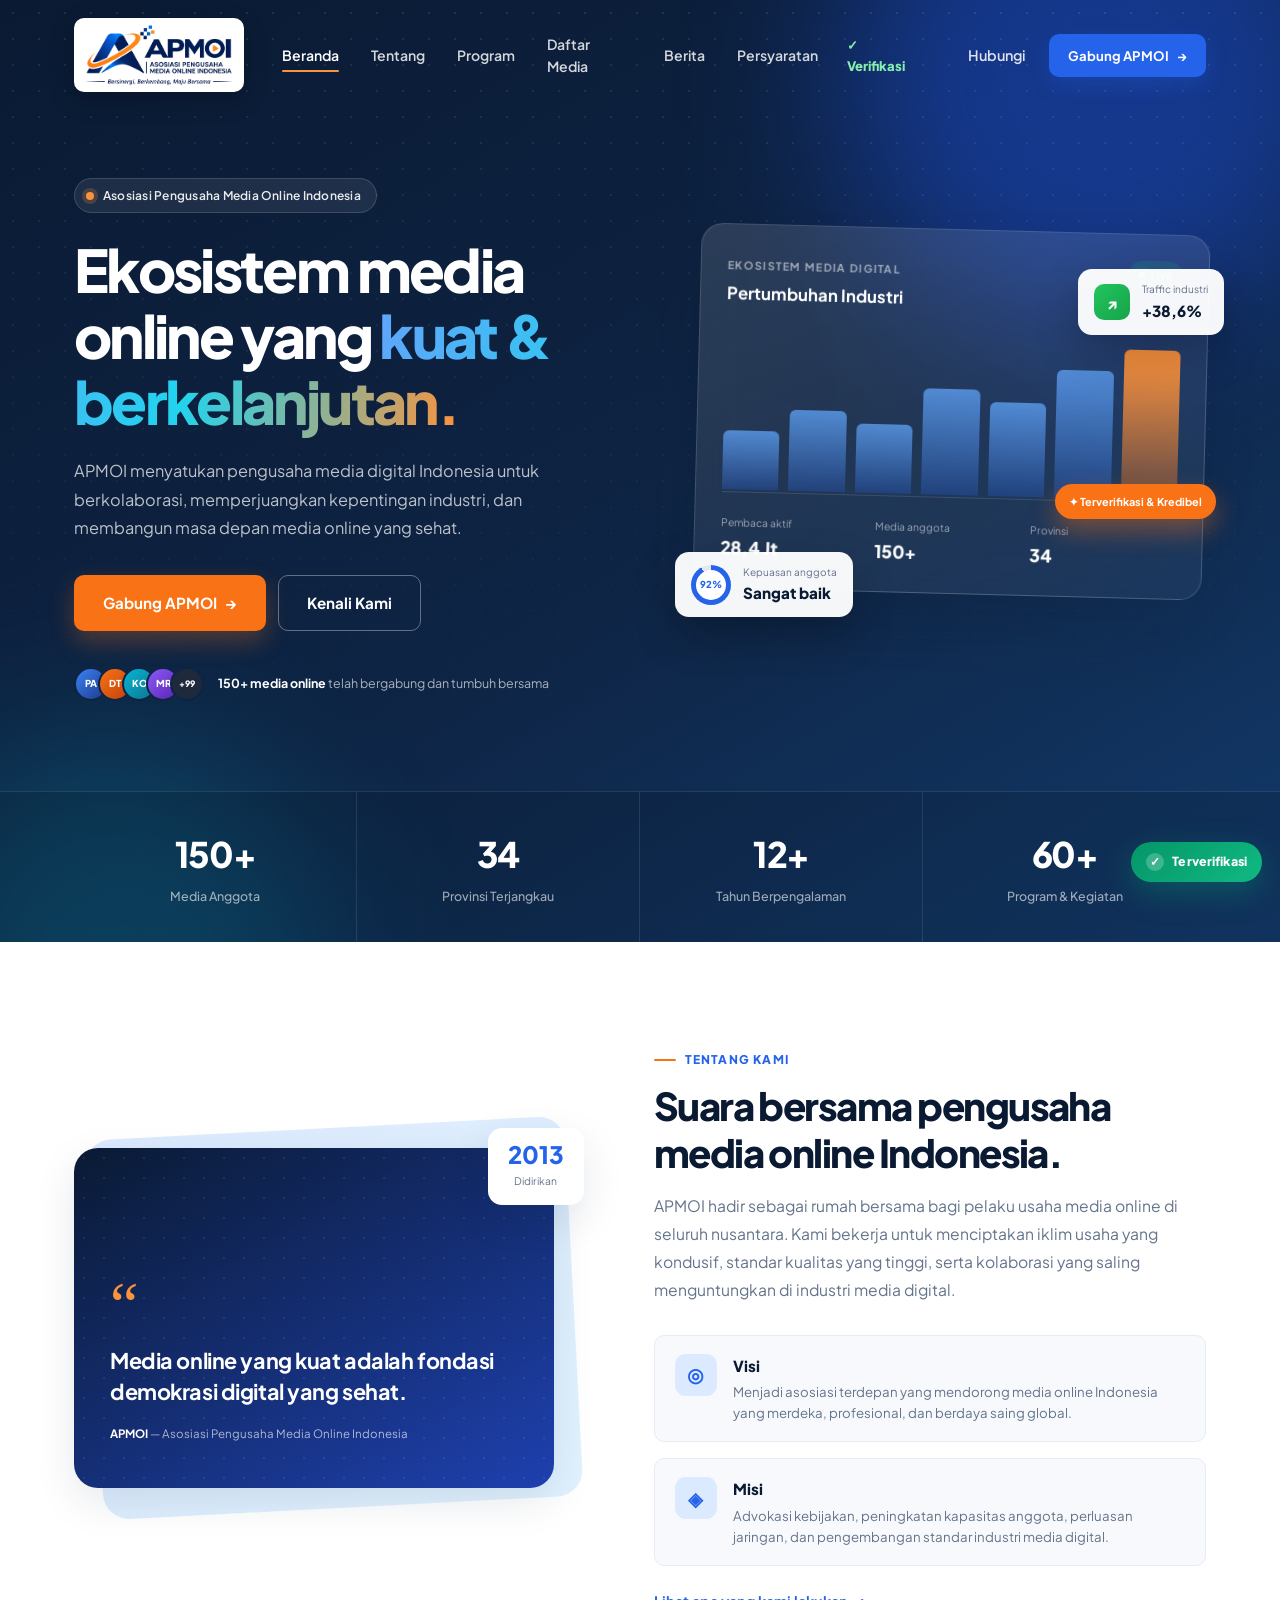
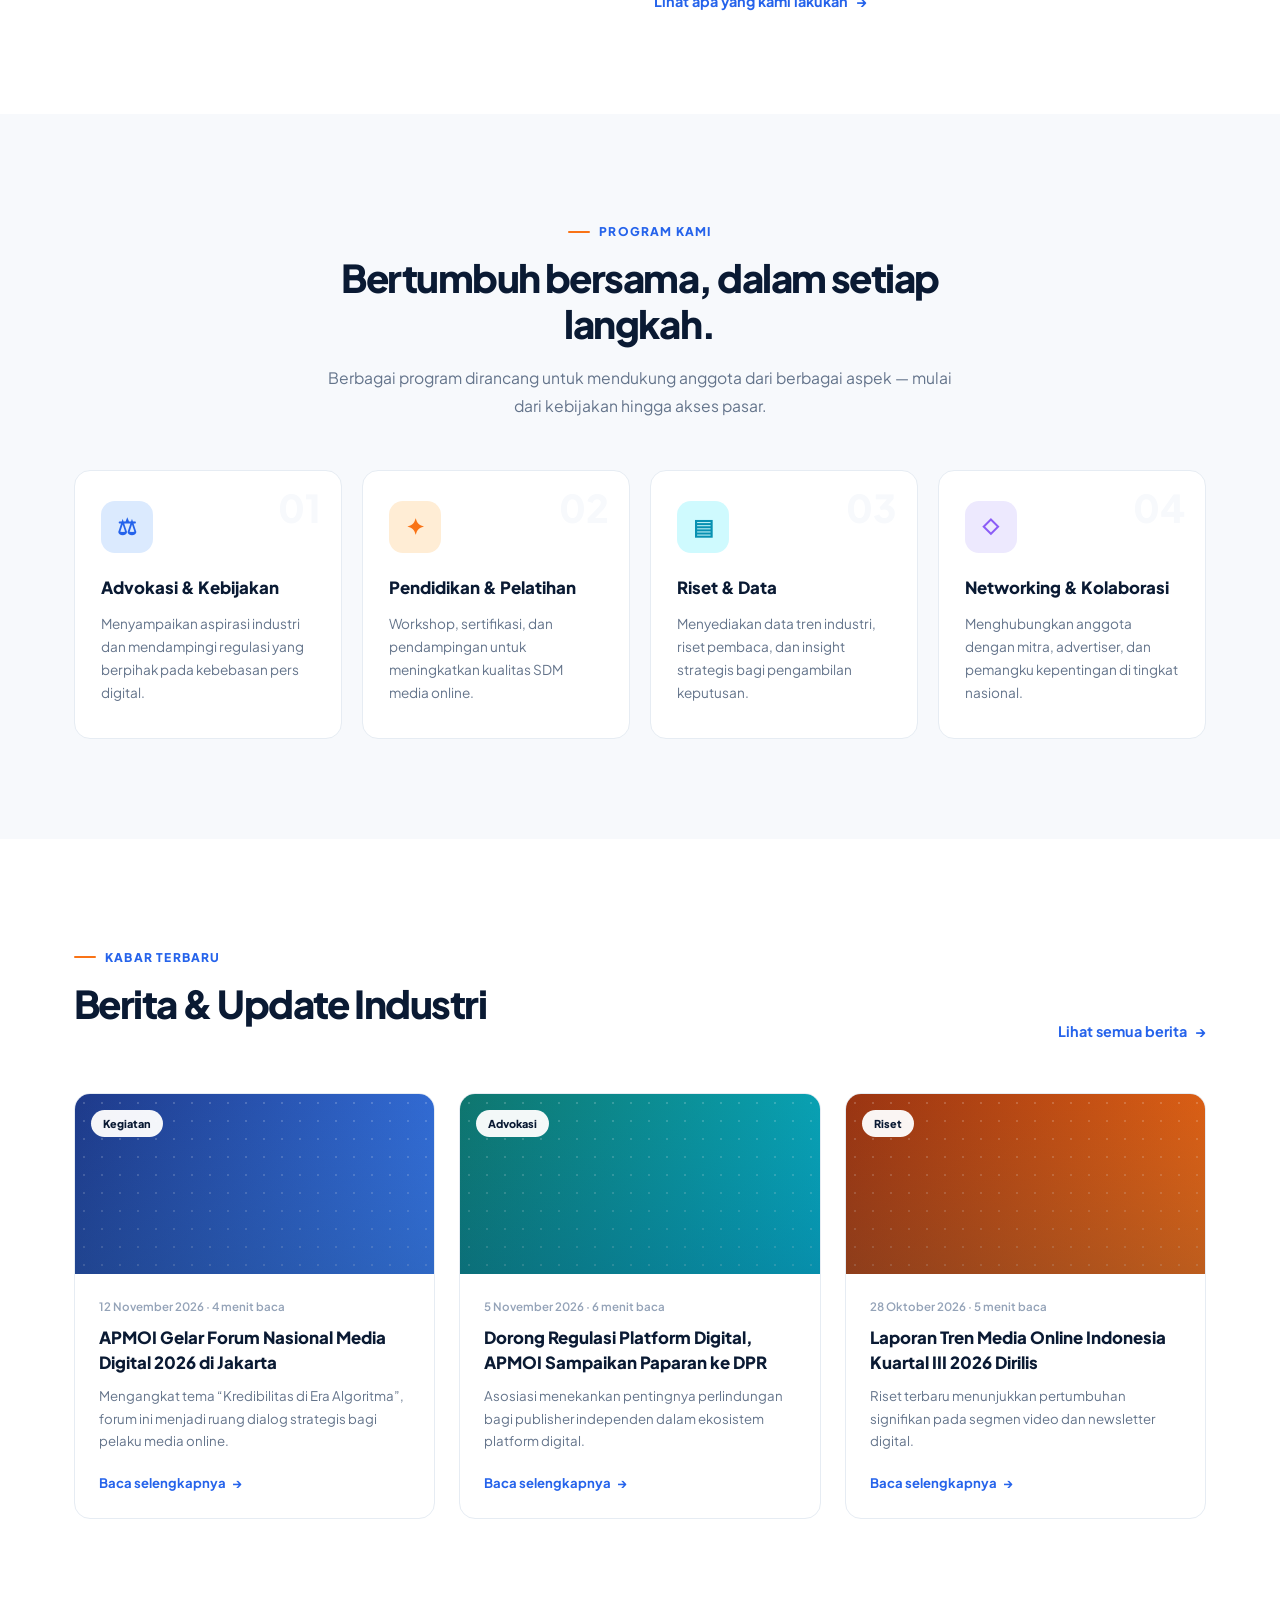
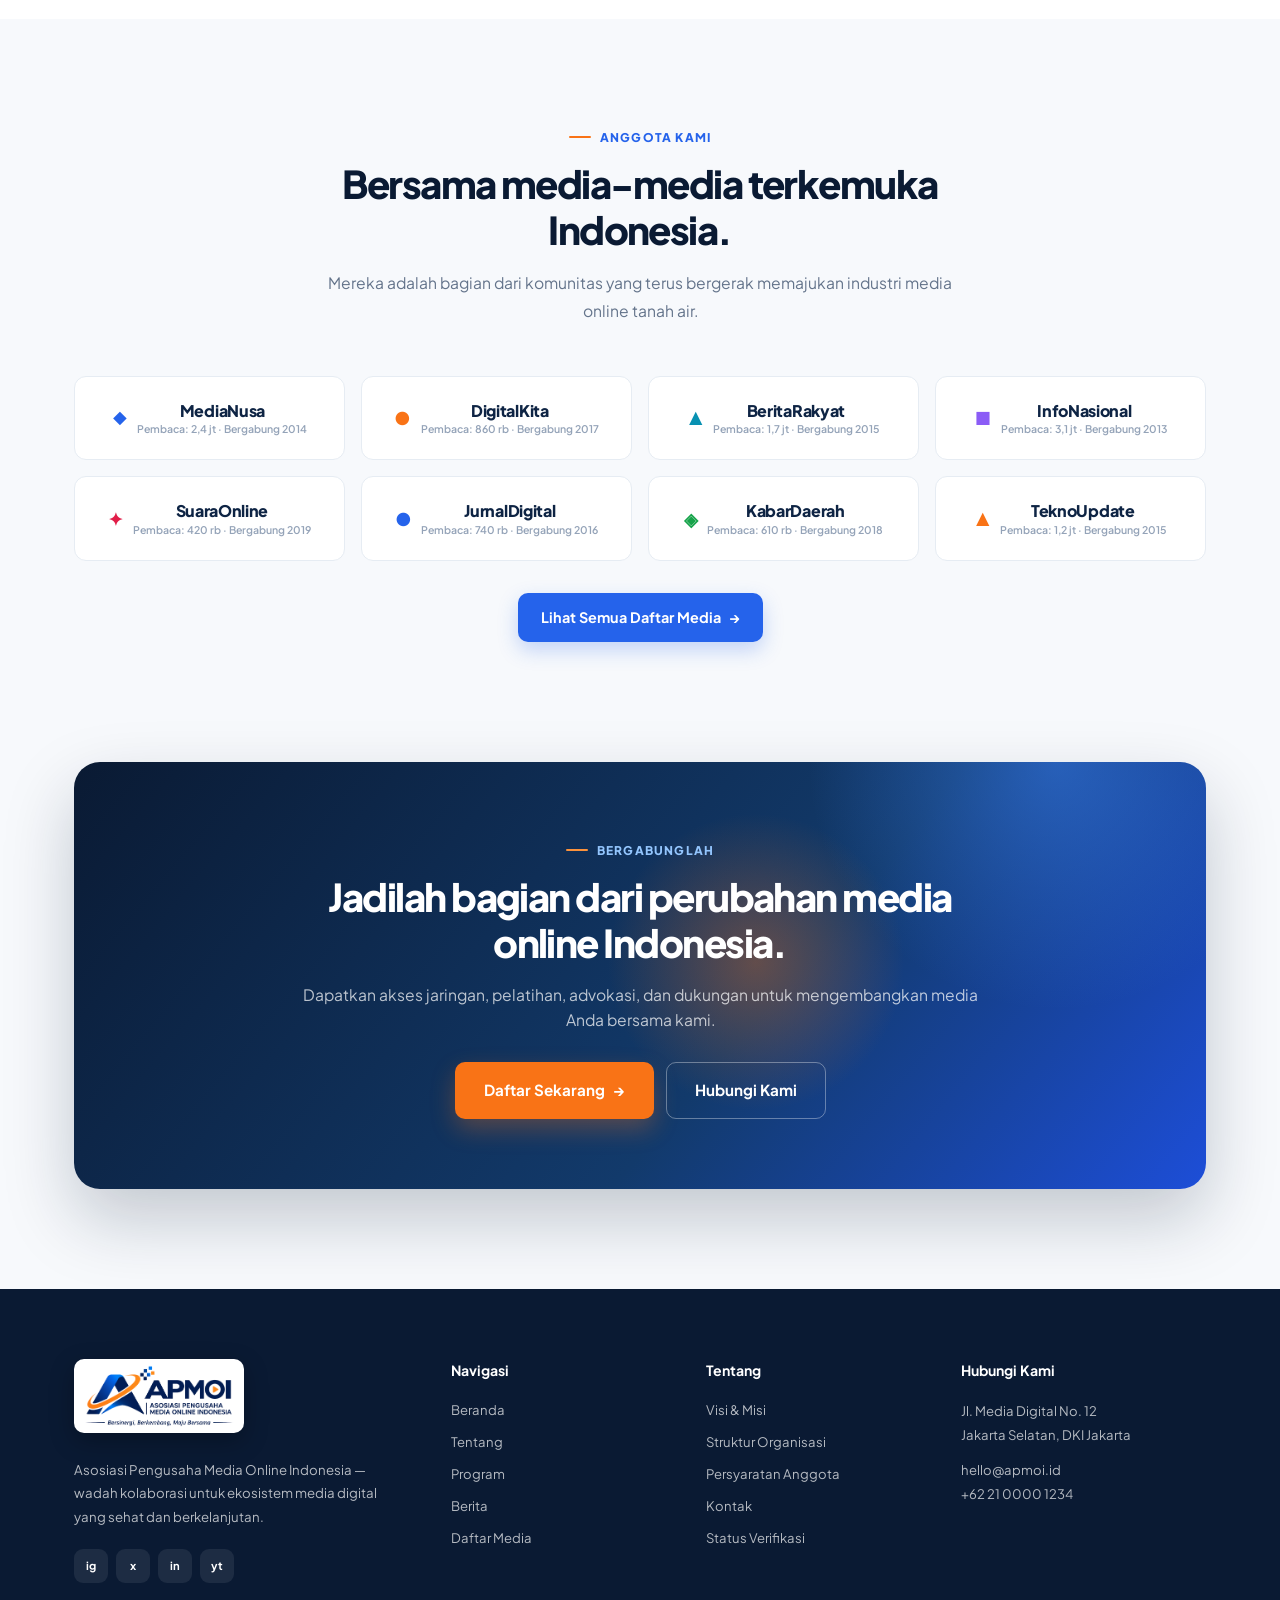
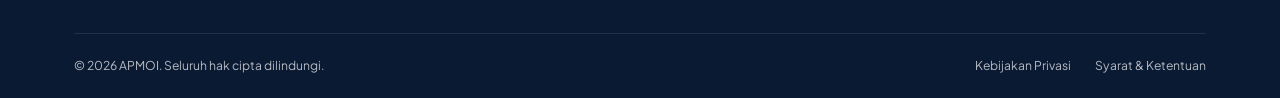
<file: index.html>
<!DOCTYPE html>
<html lang="id">
<head>
  <meta charset="UTF-8" />
  <meta name="viewport" content="width=device-width, initial-scale=1.0" />
  <meta name="description" content="APMOI — Asosiasi Pengusaha Media Online Indonesia. Wadah kolaborasi, advokasi, dan pertumbuhan ekosistem media digital tanah air." />
  <title>APMOI — Asosiasi Pengusaha Media Online Indonesia</title>
  <link rel="preload" as="image" href="assets/apmoi-logo-transparent.png" />
  <link rel="preconnect" href="https://fonts.googleapis.com" />
  <link rel="preconnect" href="https://fonts.gstatic.com" crossorigin />
  <link href="https://fonts.googleapis.com/css2?family=Plus+Jakarta+Sans:wght@400;500;600;700;800&display=swap" rel="stylesheet" />
  <link rel="stylesheet" href="css/style.css" />
  <link rel="manifest" href="manifest.webmanifest" />
  <meta name="theme-color" content="#0a1a33" />
  <meta name="mobile-web-app-capable" content="yes" />
  <link rel="apple-touch-icon" href="assets/icon-192.png" />
</head>
<body data-page="home">
  <!-- ===== Header ===== -->
  <header class="site-header" id="header">
    <div class="container header-inner">
      <a href="index.html" class="brand" aria-label="APMOI Beranda">
        <span class="brand-plate">
          <img src="assets/apmoi-logo-transparent.png" alt="APMOI — Asosiasi Pengusaha Media Online Indonesia" class="brand-logo" width="722" height="300" />
        </span>
      </a>

      <nav class="nav" id="nav" aria-label="Navigasi utama">
        <a href="index.html" class="nav-link active" data-nav="home">Beranda</a>
        <a href="tentang.html" class="nav-link" data-nav="tentang">Tentang</a>
        <a href="program.html" class="nav-link" data-nav="program">Program</a>
        <a href="daftar-media.html" class="nav-link" data-nav="media">Daftar Media</a>
        <a href="berita.html" class="nav-link" data-nav="berita">Berita</a>
        <a href="persyaratan.html" class="nav-link" data-nav="persyaratan">Persyaratan</a>
      </nav>

      <div class="header-actions">
        <a href="kontak.html" class="btn btn-ghost">Hubungi</a>
        <a href="pendaftaran.html" class="btn btn-primary btn-sm">Gabung APMOI <span aria-hidden="true">→</span></a>
      </div>

      <button class="menu-toggle" id="menuToggle" aria-label="Buka menu" aria-expanded="false">
        <span></span><span></span><span></span>
      </button>
    </div>
  </header>

  <main>
    <!-- ===== Hero ===== -->
    <section class="hero" id="beranda">
      <div class="hero-bg" aria-hidden="true">
        <div class="blob blob-1"></div>
        <div class="blob blob-2"></div>
        <div class="grid-overlay"></div>
      </div>
      <div class="container hero-inner">
        <div class="hero-copy">
          <div class="eyebrow reveal">
            <span class="eyebrow-dot"></span>
            Asosiasi Pengusaha Media Online Indonesia
          </div>
          <h1 class="reveal">Ekosistem media online yang <span class="grad-text">kuat & berkelanjutan.</span></h1>
          <p class="hero-desc reveal">
            APMOI menyatukan pengusaha media digital Indonesia untuk berkolaborasi,
            memperjuangkan kepentingan industri, dan membangun masa depan media online yang sehat.
          </p>
          <div class="hero-actions reveal">
            <a href="pendaftaran.html" class="btn btn-accent btn-lg">Gabung APMOI <span aria-hidden="true">→</span></a>
            <a href="tentang.html" class="btn btn-outline-light btn-lg">Kenali Kami</a>
          </div>
          <div class="hero-trust reveal">
            <div class="avatars" aria-hidden="true">
              <span>PA</span><span>DT</span><span>KO</span><span>MR</span><span>+99</span>
            </div>
            <p><strong>150+ media online</strong> telah bergabung dan tumbuh bersama</p>
          </div>
        </div>

        <div class="hero-visual reveal" aria-hidden="true">
          <div class="visual-card main-card">
            <div class="card-top">
              <div>
                <span class="card-label">Ekosistem Media Digital</span>
                <h3>Pertumbuhan Industri</h3>
              </div>
              <span class="badge-live"><i></i> Live</span>
            </div>
            <div class="chart">
              <div class="chart-bar" style="--h:38%"><span></span></div>
              <div class="chart-bar" style="--h:52%"><span></span></div>
              <div class="chart-bar" style="--h:44%"><span></span></div>
              <div class="chart-bar" style="--h:68%"><span></span></div>
              <div class="chart-bar" style="--h:60%"><span></span></div>
              <div class="chart-bar" style="--h:82%"><span></span></div>
              <div class="chart-bar active" style="--h:96%"><span></span></div>
            </div>
            <div class="card-foot">
              <div><small>Pembaca aktif</small><strong>28,4 Jt</strong></div>
              <div><small>Media anggota</small><strong>150+</strong></div>
              <div><small>Provinsi</small><strong>34</strong></div>
            </div>
          </div>

          <div class="float-card float-1">
            <div class="float-icon">↗</div>
            <div><small>Traffic industri</small><strong>+38,6%</strong></div>
          </div>
          <div class="float-card float-2">
            <div class="float-ring"><span>92%</span></div>
            <div><small>Kepuasan anggota</small><strong>Sangat baik</strong></div>
          </div>
          <div class="float-chip">✦ Terverifikasi & Kredibel</div>
        </div>
      </div>

      <div class="hero-stats">
        <div class="container stats-grid">
          <div class="stat reveal"><strong data-count="150" data-suffix="+">0</strong><span>Media Anggota</span></div>
          <div class="stat reveal"><strong data-count="34">0</strong><span>Provinsi Terjangkau</span></div>
          <div class="stat reveal"><strong data-count="12" data-suffix="+">0</strong><span>Tahun Berpengalaman</span></div>
          <div class="stat reveal"><strong data-count="60" data-suffix="+">0</strong><span>Program & Kegiatan</span></div>
        </div>
      </div>
    </section>

    <!-- ===== Tentang ===== -->
    <section class="section about" id="tentang">
      <div class="container about-grid">
        <div class="about-visual reveal">
          <div class="about-shape"></div>
          <div class="about-img-card">
            <div class="about-pattern"></div>
            <div class="about-quote">
              <span class="quote-mark">“</span>
              <p>Media online yang kuat adalah fondasi demokrasi digital yang sehat.</p>
              <div class="quote-by"><span>APMOI</span> — Asosiasi Pengusaha Media Online Indonesia</div>
            </div>
          </div>
          <div class="about-badge">
            <strong>2013</strong>
            <small>Didirikan</small>
          </div>
        </div>

        <div class="about-copy">
          <div class="section-tag reveal"><span></span> Tentang Kami</div>
          <h2 class="section-title reveal">Suara bersama pengusaha media online Indonesia.</h2>
          <p class="section-desc reveal">
            APMOI hadir sebagai rumah bersama bagi pelaku usaha media online di seluruh nusantara.
            Kami bekerja untuk menciptakan iklim usaha yang kondusif, standar kualitas yang tinggi,
            serta kolaborasi yang saling menguntungkan di industri media digital.
          </p>

          <div class="vision-mission reveal">
            <div class="vm-item">
              <div class="vm-icon">◎</div>
              <div><h4>Visi</h4><p>Menjadi asosiasi terdepan yang mendorong media online Indonesia yang merdeka, profesional, dan berdaya saing global.</p></div>
            </div>
            <div class="vm-item">
              <div class="vm-icon">◈</div>
              <div><h4>Misi</h4><p>Advokasi kebijakan, peningkatan kapasitas anggota, perluasan jaringan, dan pengembangan standar industri media digital.</p></div>
            </div>
          </div>

          <a href="program.html" class="link-arrow reveal">Lihat apa yang kami lakukan <span>→</span></a>
        </div>
      </div>
    </section>

    <!-- ===== Program ===== -->
    <section class="section programs" id="program">
      <div class="container">
        <div class="section-head center">
          <div class="section-tag reveal"><span></span> Program Kami</div>
          <h2 class="section-title reveal">Bertumbuh bersama, dalam setiap langkah.</h2>
          <p class="section-desc reveal">Berbagai program dirancang untuk mendukung anggota dari berbagai aspek — mulai dari kebijakan hingga akses pasar.</p>
        </div>

        <div class="program-grid">
          <article class="program-card reveal">
            <div class="program-icon blue">⚖︎</div>
            <h3>Advokasi & Kebijakan</h3>
            <p>Menyampaikan aspirasi industri dan mendampingi regulasi yang berpihak pada kebebasan pers digital.</p>
            <span class="program-num">01</span>
          </article>
          <article class="program-card reveal">
            <div class="program-icon orange">✦</div>
            <h3>Pendidikan & Pelatihan</h3>
            <p>Workshop, sertifikasi, dan pendampingan untuk meningkatkan kualitas SDM media online.</p>
            <span class="program-num">02</span>
          </article>
          <article class="program-card reveal">
            <div class="program-icon cyan">▤</div>
            <h3>Riset & Data</h3>
            <p>Menyediakan data tren industri, riset pembaca, dan insight strategis bagi pengambilan keputusan.</p>
            <span class="program-num">03</span>
          </article>
          <article class="program-card reveal">
            <div class="program-icon purple">◇</div>
            <h3>Networking & Kolaborasi</h3>
            <p>Menghubungkan anggota dengan mitra, advertiser, dan pemangku kepentingan di tingkat nasional.</p>
            <span class="program-num">04</span>
          </article>
        </div>
      </div>
    </section>

    <!-- ===== Berita ===== -->
    <section class="section news" id="berita">
      <div class="container">
        <div class="section-head row">
          <div>
            <div class="section-tag reveal"><span></span> Kabar Terbaru</div>
            <h2 class="section-title reveal">Berita & Update Industri</h2>
          </div>
          <a href="berita.html" class="link-arrow reveal">Lihat semua berita <span>→</span></a>
        </div>

        <div class="news-grid">
          <article class="news-card reveal">
            <div class="news-thumb thumb-1"><span class="news-cat">Kegiatan</span></div>
            <div class="news-body">
              <div class="news-meta">12 November 2026 · 4 menit baca</div>
              <h3>APMOI Gelar Forum Nasional Media Digital 2026 di Jakarta</h3>
              <p>Mengangkat tema “Kredibilitas di Era Algoritma”, forum ini menjadi ruang dialog strategis bagi pelaku media online.</p>
              <a href="artikel.html?id=1" class="read-more">Baca selengkapnya <span>→</span></a>
            </div>
          </article>
          <article class="news-card reveal">
            <div class="news-thumb thumb-2"><span class="news-cat">Advokasi</span></div>
            <div class="news-body">
              <div class="news-meta">5 November 2026 · 6 menit baca</div>
              <h3>Dorong Regulasi Platform Digital, APMOI Sampaikan Paparan ke DPR</h3>
              <p>Asosiasi menekankan pentingnya perlindungan bagi publisher independen dalam ekosistem platform digital.</p>
              <a href="artikel.html?id=2" class="read-more">Baca selengkapnya <span>→</span></a>
            </div>
          </article>
          <article class="news-card reveal">
            <div class="news-thumb thumb-3"><span class="news-cat">Riset</span></div>
            <div class="news-body">
              <div class="news-meta">28 Oktober 2026 · 5 menit baca</div>
              <h3>Laporan Tren Media Online Indonesia Kuartal III 2026 Dirilis</h3>
              <p>Riset terbaru menunjukkan pertumbuhan signifikan pada segmen video dan newsletter digital.</p>
              <a href="artikel.html?id=3" class="read-more">Baca selengkapnya <span>→</span></a>
            </div>
          </article>
        </div>
      </div>
    </section>

    <!-- ===== Anggota ===== -->
    <section class="section members" id="anggota">
      <div class="container">
        <div class="section-head center">
          <div class="section-tag reveal"><span></span> Anggota Kami</div>
          <h2 class="section-title reveal">Bersama media-media terkemuka Indonesia.</h2>
          <p class="section-desc reveal">Mereka adalah bagian dari komunitas yang terus bergerak memajukan industri media online tanah air.</p>
        </div>
        <div class="logo-cloud reveal">
          <a class="logo-item" href="media-detail.html?id=0"><span class="logo-glyph g1">◆</span><span class="logo-text">MediaNusa<small>Pembaca: 2,4 jt · Bergabung 2014</small></span></a>
          <a class="logo-item" href="media-detail.html?id=1"><span class="logo-glyph g2">●</span><span class="logo-text">DigitalKita<small>Pembaca: 860 rb · Bergabung 2017</small></span></a>
          <a class="logo-item" href="media-detail.html?id=2"><span class="logo-glyph g3">▲</span><span class="logo-text">BeritaRakyat<small>Pembaca: 1,7 jt · Bergabung 2015</small></span></a>
          <a class="logo-item" href="media-detail.html?id=3"><span class="logo-glyph g4">■</span><span class="logo-text">InfoNasional<small>Pembaca: 3,1 jt · Bergabung 2013</small></span></a>
          <a class="logo-item" href="media-detail.html?id=4"><span class="logo-glyph g5">✦</span><span class="logo-text">SuaraOnline<small>Pembaca: 420 rb · Bergabung 2019</small></span></a>
          <a class="logo-item" href="media-detail.html?id=5"><span class="logo-glyph g6">●</span><span class="logo-text">JurnalDigital<small>Pembaca: 740 rb · Bergabung 2016</small></span></a>
          <a class="logo-item" href="media-detail.html?id=6"><span class="logo-glyph g7">◈</span><span class="logo-text">KabarDaerah<small>Pembaca: 610 rb · Bergabung 2018</small></span></a>
          <a class="logo-item" href="media-detail.html?id=7"><span class="logo-glyph g8">▲</span><span class="logo-text">TeknoUpdate<small>Pembaca: 1,2 jt · Bergabung 2015</small></span></a>
        </div>
        <div class="center" style="text-align:center;margin-top:32px"><a href="daftar-media.html" class="btn btn-primary">Lihat Semua Daftar Media <span>→</span></a></div>
      </div>
    </section>

    <!-- ===== CTA Gabung ===== -->
    <section class="cta" id="gabung">
      <div class="container">
        <div class="cta-box reveal">
          <div class="cta-glow" aria-hidden="true"></div>
          <div class="cta-content">
            <div class="section-tag light"><span></span> Bergabunglah</div>
            <h2>Jadilah bagian dari perubahan media online Indonesia.</h2>
            <p>Dapatkan akses jaringan, pelatihan, advokasi, dan dukungan untuk mengembangkan media Anda bersama kami.</p>
            <div class="cta-actions">
              <a href="pendaftaran.html" class="btn btn-accent btn-lg">Daftar Sekarang <span>→</span></a>
              <a href="kontak.html" class="btn btn-outline-light btn-lg">Hubungi Kami</a>
            </div>
          </div>
        </div>
      </div>
    </section>
  </main>

  <!-- ===== Footer ===== -->
  <footer class="site-footer" id="kontak">
    <div class="container">
      <div class="footer-grid">
        <div class="footer-brand">
          <a href="index.html" class="brand">
            <span class="brand-plate">
              <img src="assets/apmoi-logo-transparent.png" alt="APMOI — Asosiasi Pengusaha Media Online Indonesia" class="brand-logo" width="722" height="300" />
            </span>
          </a>
          <p>Asosiasi Pengusaha Media Online Indonesia — wadah kolaborasi untuk ekosistem media digital yang sehat dan berkelanjutan.</p>
          <div class="socials">
            <a href="https://instagram.com" target="_blank" rel="noopener" aria-label="Instagram">ig</a>
            <a href="https://x.com" target="_blank" rel="noopener" aria-label="Twitter">x</a>
            <a href="https://linkedin.com" target="_blank" rel="noopener" aria-label="LinkedIn">in</a>
            <a href="https://youtube.com" target="_blank" rel="noopener" aria-label="YouTube">yt</a>
          </div>
        </div>
        <div class="footer-col">
          <h4>Navigasi</h4>
          <a href="index.html">Beranda</a>
          <a href="tentang.html">Tentang</a>
          <a href="program.html">Program</a>
          <a href="berita.html">Berita</a>
          <a href="daftar-media.html">Daftar Media</a>
        </div>
        <div class="footer-col">
          <h4>Tentang</h4>
          <a href="tentang.html#visi-misi">Visi & Misi</a>
          <a href="tentang.html#struktur">Struktur Organisasi</a>
          <a href="persyaratan.html">Persyaratan Anggota</a>
          <a href="kontak.html">Kontak</a>
        </div>
        <div class="footer-col">
          <h4>Hubungi Kami</h4>
          <p>Jl. Media Digital No. 12<br />Jakarta Selatan, DKI Jakarta</p>
          <p>hello@apmoi.id<br />+62 21 0000 1234</p>
        </div>
      </div>
      <div class="footer-bottom">
        <p>© 2026 APMOI. Seluruh hak cipta dilindungi.</p>
        <div><a href="kebijakan.html">Kebijakan Privasi</a><a href="kebijakan.html#syarat">Syarat & Ketentuan</a></div>
      </div>
    </div>
  </footer>

  <script src="js/main.js"></script>
  <script>
    if ("serviceWorker" in navigator) {
      window.addEventListener("load", () => navigator.serviceWorker.register("sw.js").catch(() => {}));
    }
  </script>
</body>
</html>
</file>
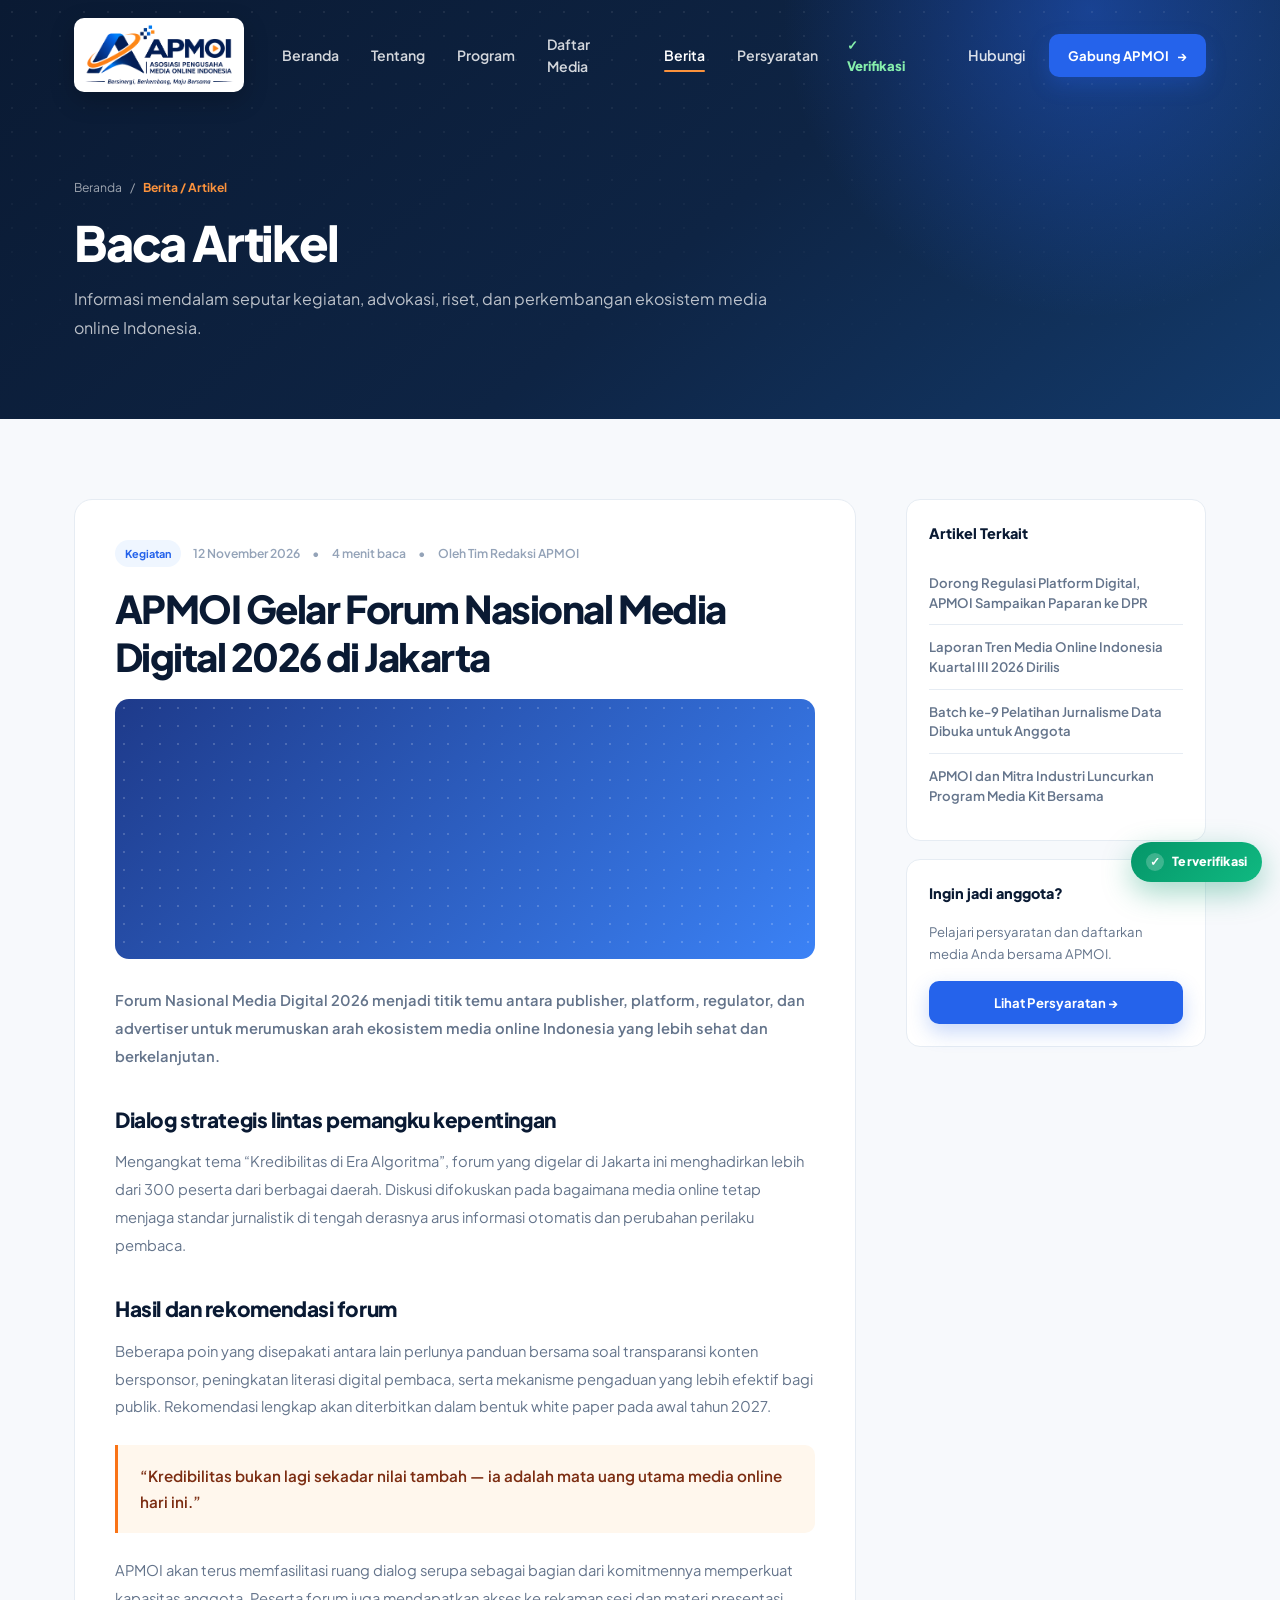
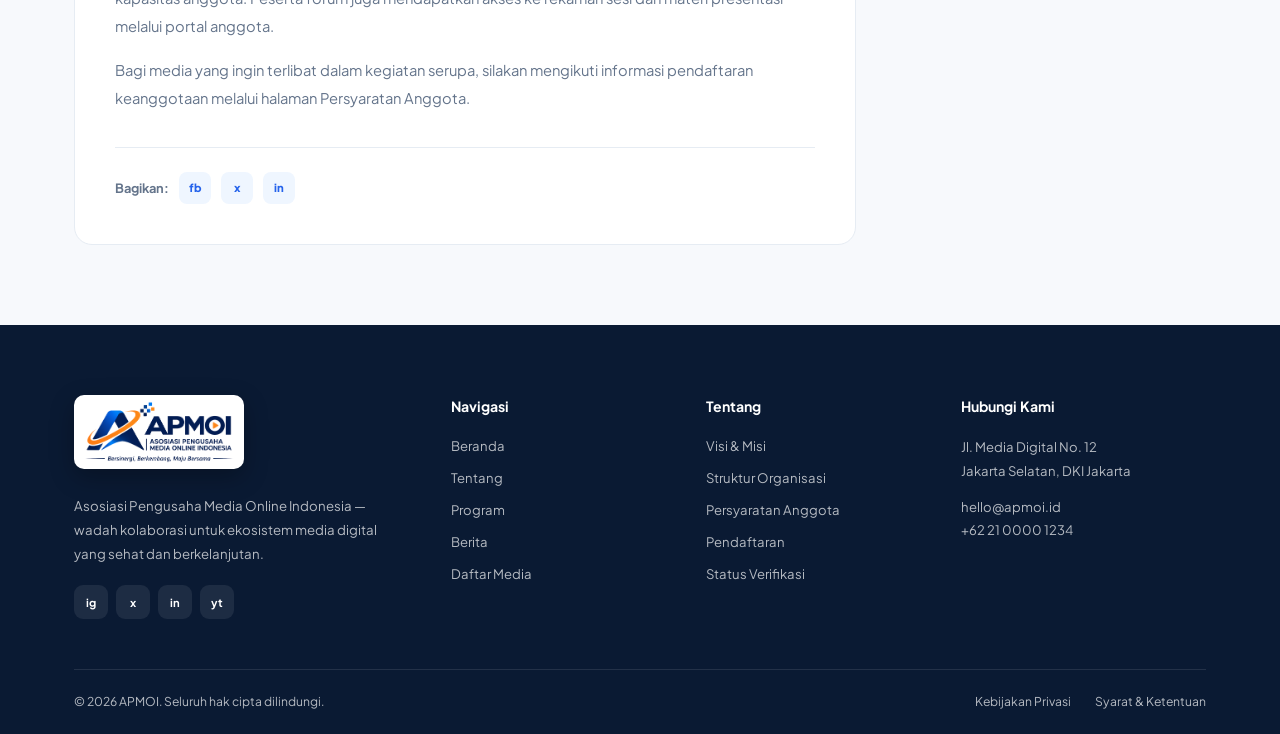
<file: artikel.html>
<!DOCTYPE html>
<html lang="id">
<head>
  <meta charset="UTF-8" />
  <meta name="viewport" content="width=device-width, initial-scale=1.0" />
  <meta name="description" content="Artikel dan informasi mendalam dari APMOI." />
  <title>Artikel — APMOI</title>
  <link rel="preload" as="image" href="assets/apmoi-logo-transparent.png" />
  <link rel="preconnect" href="https://fonts.googleapis.com" />
  <link rel="preconnect" href="https://fonts.gstatic.com" crossorigin />
  <link href="https://fonts.googleapis.com/css2?family=Plus+Jakarta+Sans:wght@400;500;600;700;800&display=swap" rel="stylesheet" />
  <link rel="stylesheet" href="css/style.css" />
  <link rel="manifest" href="manifest.webmanifest" />
  <meta name="theme-color" content="#0a1a33" />
  <meta name="mobile-web-app-capable" content="yes" />
  <link rel="apple-touch-icon" href="assets/icon-192.png" />
</head>
<body data-page="berita">
  <header class="site-header" id="header">
    <div class="container header-inner">
      <a href="index.html" class="brand" aria-label="APMOI Beranda">
        <span class="brand-plate"><img src="assets/apmoi-logo-transparent.png" alt="APMOI — Asosiasi Pengusaha Media Online Indonesia" class="brand-logo" width="722" height="300" /></span>
      </a>
      <nav class="nav" id="nav" aria-label="Navigasi utama">
        <a href="index.html" class="nav-link" data-nav="home">Beranda</a>
        <a href="tentang.html" class="nav-link" data-nav="tentang">Tentang</a>
        <a href="program.html" class="nav-link" data-nav="program">Program</a>
        <a href="daftar-media.html" class="nav-link" data-nav="media">Daftar Media</a>
        <a href="berita.html" class="nav-link" data-nav="berita">Berita</a>
        <a href="persyaratan.html" class="nav-link" data-nav="persyaratan">Persyaratan</a>
      </nav>
      <div class="header-actions">
        <a href="kontak.html" class="btn btn-ghost">Hubungi</a>
        <a href="pendaftaran.html" class="btn btn-primary btn-sm">Gabung APMOI <span aria-hidden="true">→</span></a>
      </div>
      <button class="menu-toggle" id="menuToggle" aria-label="Buka menu" aria-expanded="false"><span></span><span></span><span></span></button>
    </div>
  </header>
  <main>
    <section class="page-hero">
      <div class="container">
        <div class="breadcrumb"><a href="index.html">Beranda</a><span>/</span><span>Berita / Artikel</span></div>
        <h1>Baca Artikel</h1>
        <p>Informasi mendalam seputar kegiatan, advokasi, riset, dan perkembangan ekosistem media online Indonesia.</p>
        
      </div>
    </section>
    <section class="page-section tint">
      <div class="container">
        <div class="article-layout" id="articleRoot"></div>
      </div>
    </section>
  </main>
  <footer class="site-footer" id="kontak">
    <div class="container">
      <div class="footer-grid">
        <div class="footer-brand">
          <a href="index.html" class="brand">
            <span class="brand-plate"><img src="assets/apmoi-logo-transparent.png" alt="APMOI" class="brand-logo" width="722" height="300" /></span>
          </a>
          <p>Asosiasi Pengusaha Media Online Indonesia — wadah kolaborasi untuk ekosistem media digital yang sehat dan berkelanjutan.</p>
          <div class="socials">
            <a href="https://instagram.com" target="_blank" rel="noopener" aria-label="Instagram">ig</a>
            <a href="https://x.com" target="_blank" rel="noopener" aria-label="Twitter">x</a>
            <a href="https://linkedin.com" target="_blank" rel="noopener" aria-label="LinkedIn">in</a>
            <a href="https://youtube.com" target="_blank" rel="noopener" aria-label="YouTube">yt</a>
          </div>
        </div>
        <div class="footer-col">
          <h4>Navigasi</h4>
          <a href="index.html">Beranda</a>
          <a href="tentang.html">Tentang</a>
          <a href="program.html">Program</a>
          <a href="berita.html">Berita</a>
          <a href="daftar-media.html">Daftar Media</a>
        </div>
        <div class="footer-col">
          <h4>Tentang</h4>
          <a href="tentang.html#visi-misi">Visi & Misi</a>
          <a href="tentang.html#struktur">Struktur Organisasi</a>
          <a href="persyaratan.html">Persyaratan Anggota</a>
          <a href="pendaftaran.html">Pendaftaran</a>
        </div>
        <div class="footer-col">
          <h4>Hubungi Kami</h4>
          <p>Jl. Media Digital No. 12<br />Jakarta Selatan, DKI Jakarta</p>
          <p>hello@apmoi.id<br />+62 21 0000 1234</p>
        </div>
      </div>
      <div class="footer-bottom">
        <p>© 2026 APMOI. Seluruh hak cipta dilindungi.</p>
        <div><a href="kebijakan.html">Kebijakan Privasi</a><a href="kebijakan.html#syarat">Syarat & Ketentuan</a></div>
      </div>
    </div>
  </footer>
  <script src="js/main.js"></script>
  <script src="js/articles.js"></script>
  <script src="js/pages.js"></script>
  <script>
    if ("serviceWorker" in navigator) {
      window.addEventListener("load", () => navigator.serviceWorker.register("sw.js").catch(() => {}));
    }
  </script>
</body>
</html>
</file>
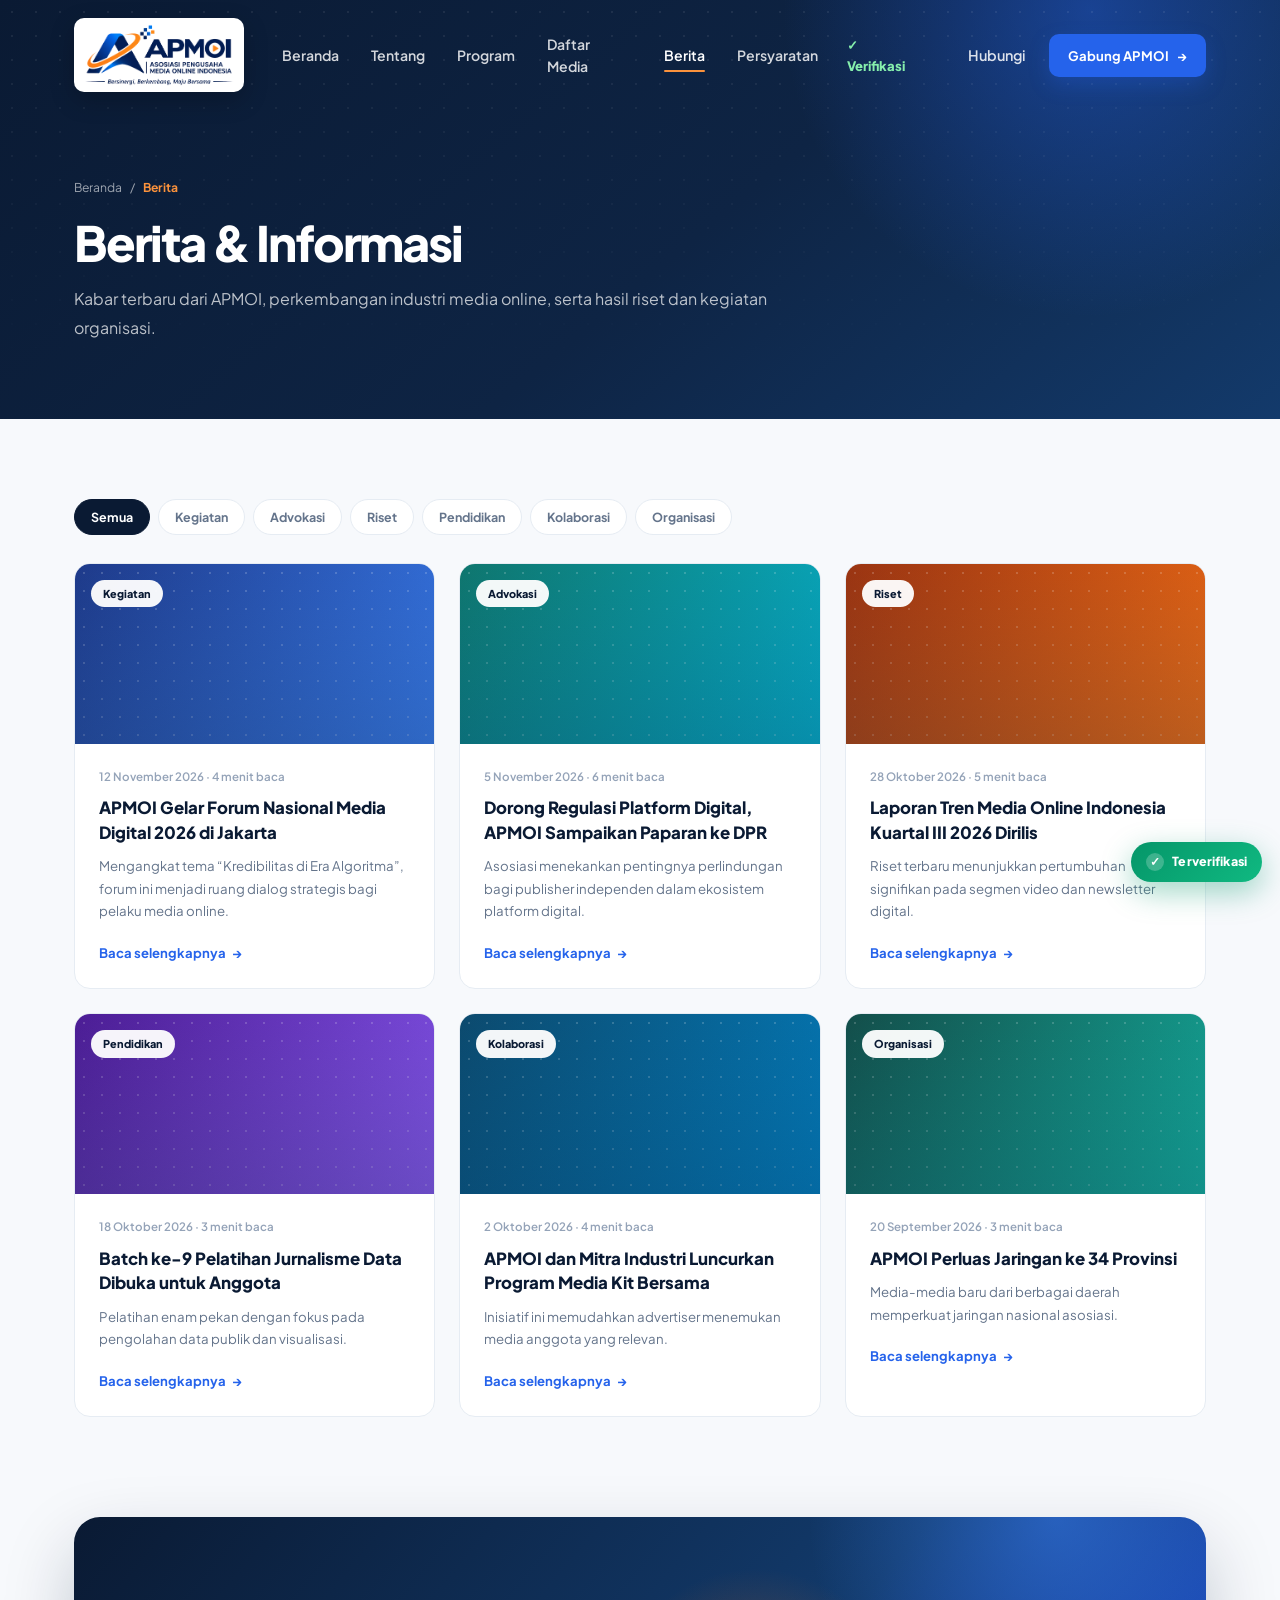
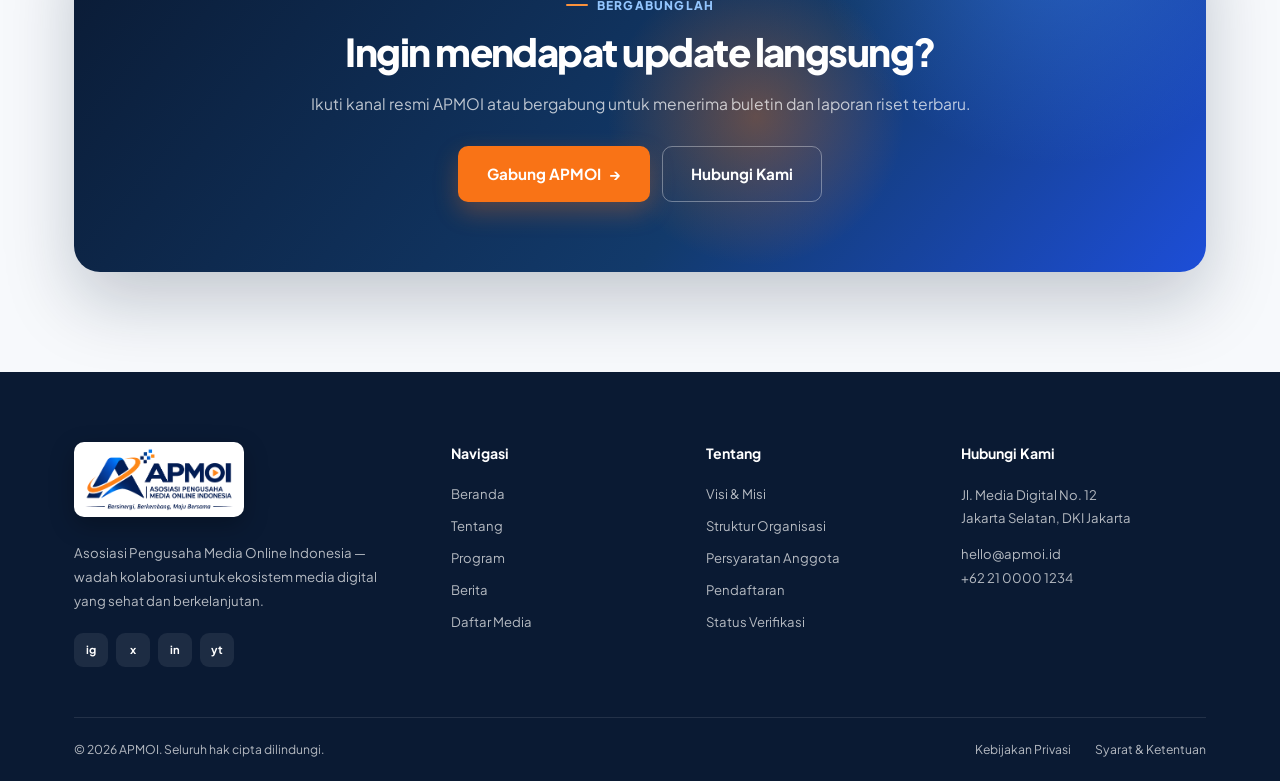
<file: berita.html>
<!DOCTYPE html>
<html lang="id">
<head>
  <meta charset="UTF-8" />
  <meta name="viewport" content="width=device-width, initial-scale=1.0" />
  <meta name="description" content="Berita terbaru dan informasi industri media online dari APMOI." />
  <title>Berita & Informasi — APMOI</title>
  <link rel="preload" as="image" href="assets/apmoi-logo-transparent.png" />
  <link rel="preconnect" href="https://fonts.googleapis.com" />
  <link rel="preconnect" href="https://fonts.gstatic.com" crossorigin />
  <link href="https://fonts.googleapis.com/css2?family=Plus+Jakarta+Sans:wght@400;500;600;700;800&display=swap" rel="stylesheet" />
  <link rel="stylesheet" href="css/style.css" />
  <link rel="manifest" href="manifest.webmanifest" />
  <meta name="theme-color" content="#0a1a33" />
  <meta name="mobile-web-app-capable" content="yes" />
  <link rel="apple-touch-icon" href="assets/icon-192.png" />
</head>
<body data-page="berita">
  <header class="site-header" id="header">
    <div class="container header-inner">
      <a href="index.html" class="brand" aria-label="APMOI Beranda">
        <span class="brand-plate"><img src="assets/apmoi-logo-transparent.png" alt="APMOI — Asosiasi Pengusaha Media Online Indonesia" class="brand-logo" width="722" height="300" /></span>
      </a>
      <nav class="nav" id="nav" aria-label="Navigasi utama">
        <a href="index.html" class="nav-link" data-nav="home">Beranda</a>
        <a href="tentang.html" class="nav-link" data-nav="tentang">Tentang</a>
        <a href="program.html" class="nav-link" data-nav="program">Program</a>
        <a href="daftar-media.html" class="nav-link" data-nav="media">Daftar Media</a>
        <a href="berita.html" class="nav-link" data-nav="berita">Berita</a>
        <a href="persyaratan.html" class="nav-link" data-nav="persyaratan">Persyaratan</a>
      </nav>
      <div class="header-actions">
        <a href="kontak.html" class="btn btn-ghost">Hubungi</a>
        <a href="pendaftaran.html" class="btn btn-primary btn-sm">Gabung APMOI <span aria-hidden="true">→</span></a>
      </div>
      <button class="menu-toggle" id="menuToggle" aria-label="Buka menu" aria-expanded="false"><span></span><span></span><span></span></button>
    </div>
  </header>
  <main>
    <section class="page-hero">
      <div class="container">
        <div class="breadcrumb"><a href="index.html">Beranda</a><span>/</span><span>Berita</span></div>
        <h1>Berita & Informasi</h1>
        <p>Kabar terbaru dari APMOI, perkembangan industri media online, serta hasil riset dan kegiatan organisasi.</p>
        
      </div>
    </section>
    <section class="page-section tint">
      <div class="container">
        <div class="news-filter-bar">
          <button class="news-filter active" data-filter="semua">Semua</button>
          <button class="news-filter" data-filter="Kegiatan">Kegiatan</button>
          <button class="news-filter" data-filter="Advokasi">Advokasi</button>
          <button class="news-filter" data-filter="Riset">Riset</button>
          <button class="news-filter" data-filter="Pendidikan">Pendidikan</button>
          <button class="news-filter" data-filter="Kolaborasi">Kolaborasi</button>
          <button class="news-filter" data-filter="Organisasi">Organisasi</button>
        </div>
        <div class="news-grid">
          <article class="news-card reveal" data-kategori="Kegiatan">
            <div class="news-thumb" style="background:linear-gradient(135deg,#1e3a8a,#3b82f6)"><span class="news-cat">Kegiatan</span></div>
            <div class="news-body"><div class="news-meta">12 November 2026 · 4 menit baca</div><h3>APMOI Gelar Forum Nasional Media Digital 2026 di Jakarta</h3><p>Mengangkat tema “Kredibilitas di Era Algoritma”, forum ini menjadi ruang dialog strategis bagi pelaku media online.</p><a href="artikel.html?id=1" class="read-more">Baca selengkapnya <span>→</span></a></div>
          </article>
          <article class="news-card reveal" data-kategori="Advokasi">
            <div class="news-thumb" style="background:linear-gradient(135deg,#0f766e,#06b6d4)"><span class="news-cat">Advokasi</span></div>
            <div class="news-body"><div class="news-meta">5 November 2026 · 6 menit baca</div><h3>Dorong Regulasi Platform Digital, APMOI Sampaikan Paparan ke DPR</h3><p>Asosiasi menekankan pentingnya perlindungan bagi publisher independen dalam ekosistem platform digital.</p><a href="artikel.html?id=2" class="read-more">Baca selengkapnya <span>→</span></a></div>
          </article>
          <article class="news-card reveal" data-kategori="Riset">
            <div class="news-thumb" style="background:linear-gradient(135deg,#9a3412,#f97316)"><span class="news-cat">Riset</span></div>
            <div class="news-body"><div class="news-meta">28 Oktober 2026 · 5 menit baca</div><h3>Laporan Tren Media Online Indonesia Kuartal III 2026 Dirilis</h3><p>Riset terbaru menunjukkan pertumbuhan signifikan pada segmen video dan newsletter digital.</p><a href="artikel.html?id=3" class="read-more">Baca selengkapnya <span>→</span></a></div>
          </article>
          <article class="news-card reveal" data-kategori="Pendidikan">
            <div class="news-thumb" style="background:linear-gradient(135deg,#4c1d95,#8b5cf6)"><span class="news-cat">Pendidikan</span></div>
            <div class="news-body"><div class="news-meta">18 Oktober 2026 · 3 menit baca</div><h3>Batch ke-9 Pelatihan Jurnalisme Data Dibuka untuk Anggota</h3><p>Pelatihan enam pekan dengan fokus pada pengolahan data publik dan visualisasi.</p><a href="artikel.html?id=4" class="read-more">Baca selengkapnya <span>→</span></a></div>
          </article>
          <article class="news-card reveal" data-kategori="Kolaborasi">
            <div class="news-thumb" style="background:linear-gradient(135deg,#0c4a6e,#0284c7)"><span class="news-cat">Kolaborasi</span></div>
            <div class="news-body"><div class="news-meta">2 Oktober 2026 · 4 menit baca</div><h3>APMOI dan Mitra Industri Luncurkan Program Media Kit Bersama</h3><p>Inisiatif ini memudahkan advertiser menemukan media anggota yang relevan.</p><a href="artikel.html?id=5" class="read-more">Baca selengkapnya <span>→</span></a></div>
          </article>
          <article class="news-card reveal" data-kategori="Organisasi">
            <div class="news-thumb" style="background:linear-gradient(135deg,#134e4a,#14b8a6)"><span class="news-cat">Organisasi</span></div>
            <div class="news-body"><div class="news-meta">20 September 2026 · 3 menit baca</div><h3>APMOI Perluas Jaringan ke 34 Provinsi</h3><p>Media-media baru dari berbagai daerah memperkuat jaringan nasional asosiasi.</p><a href="artikel.html?id=6" class="read-more">Baca selengkapnya <span>→</span></a></div>
          </article>
        </div>
      </div>
    </section>
    <section class="cta">
      <div class="container">
        <div class="cta-box reveal">
          <div class="cta-glow" aria-hidden="true"></div>
          <div class="cta-content">
            <div class="section-tag light"><span></span> Bergabunglah</div>
            <h2>Ingin mendapat update langsung?</h2>
            <p>Ikuti kanal resmi APMOI atau bergabung untuk menerima buletin dan laporan riset terbaru.</p>
            <div class="cta-actions"><a href="pendaftaran.html" class="btn btn-accent btn-lg">Gabung APMOI <span>→</span></a><a href="kontak.html" class="btn btn-outline-light btn-lg">Hubungi Kami</a></div>
          </div>
        </div>
      </div>
    </section>
  </main>
  <footer class="site-footer" id="kontak">
    <div class="container">
      <div class="footer-grid">
        <div class="footer-brand">
          <a href="index.html" class="brand">
            <span class="brand-plate"><img src="assets/apmoi-logo-transparent.png" alt="APMOI" class="brand-logo" width="722" height="300" /></span>
          </a>
          <p>Asosiasi Pengusaha Media Online Indonesia — wadah kolaborasi untuk ekosistem media digital yang sehat dan berkelanjutan.</p>
          <div class="socials">
            <a href="https://instagram.com" target="_blank" rel="noopener" aria-label="Instagram">ig</a>
            <a href="https://x.com" target="_blank" rel="noopener" aria-label="Twitter">x</a>
            <a href="https://linkedin.com" target="_blank" rel="noopener" aria-label="LinkedIn">in</a>
            <a href="https://youtube.com" target="_blank" rel="noopener" aria-label="YouTube">yt</a>
          </div>
        </div>
        <div class="footer-col">
          <h4>Navigasi</h4>
          <a href="index.html">Beranda</a>
          <a href="tentang.html">Tentang</a>
          <a href="program.html">Program</a>
          <a href="berita.html">Berita</a>
          <a href="daftar-media.html">Daftar Media</a>
        </div>
        <div class="footer-col">
          <h4>Tentang</h4>
          <a href="tentang.html#visi-misi">Visi & Misi</a>
          <a href="tentang.html#struktur">Struktur Organisasi</a>
          <a href="persyaratan.html">Persyaratan Anggota</a>
          <a href="pendaftaran.html">Pendaftaran</a>
        </div>
        <div class="footer-col">
          <h4>Hubungi Kami</h4>
          <p>Jl. Media Digital No. 12<br />Jakarta Selatan, DKI Jakarta</p>
          <p>hello@apmoi.id<br />+62 21 0000 1234</p>
        </div>
      </div>
      <div class="footer-bottom">
        <p>© 2026 APMOI. Seluruh hak cipta dilindungi.</p>
        <div><a href="kebijakan.html">Kebijakan Privasi</a><a href="kebijakan.html#syarat">Syarat & Ketentuan</a></div>
      </div>
    </div>
  </footer>
  <script src="js/main.js"></script>
  <script src="js/pages.js"></script>
  <script>
    if ("serviceWorker" in navigator) {
      window.addEventListener("load", () => navigator.serviceWorker.register("sw.js").catch(() => {}));
    }
  </script>
</body>
</html>
</file>
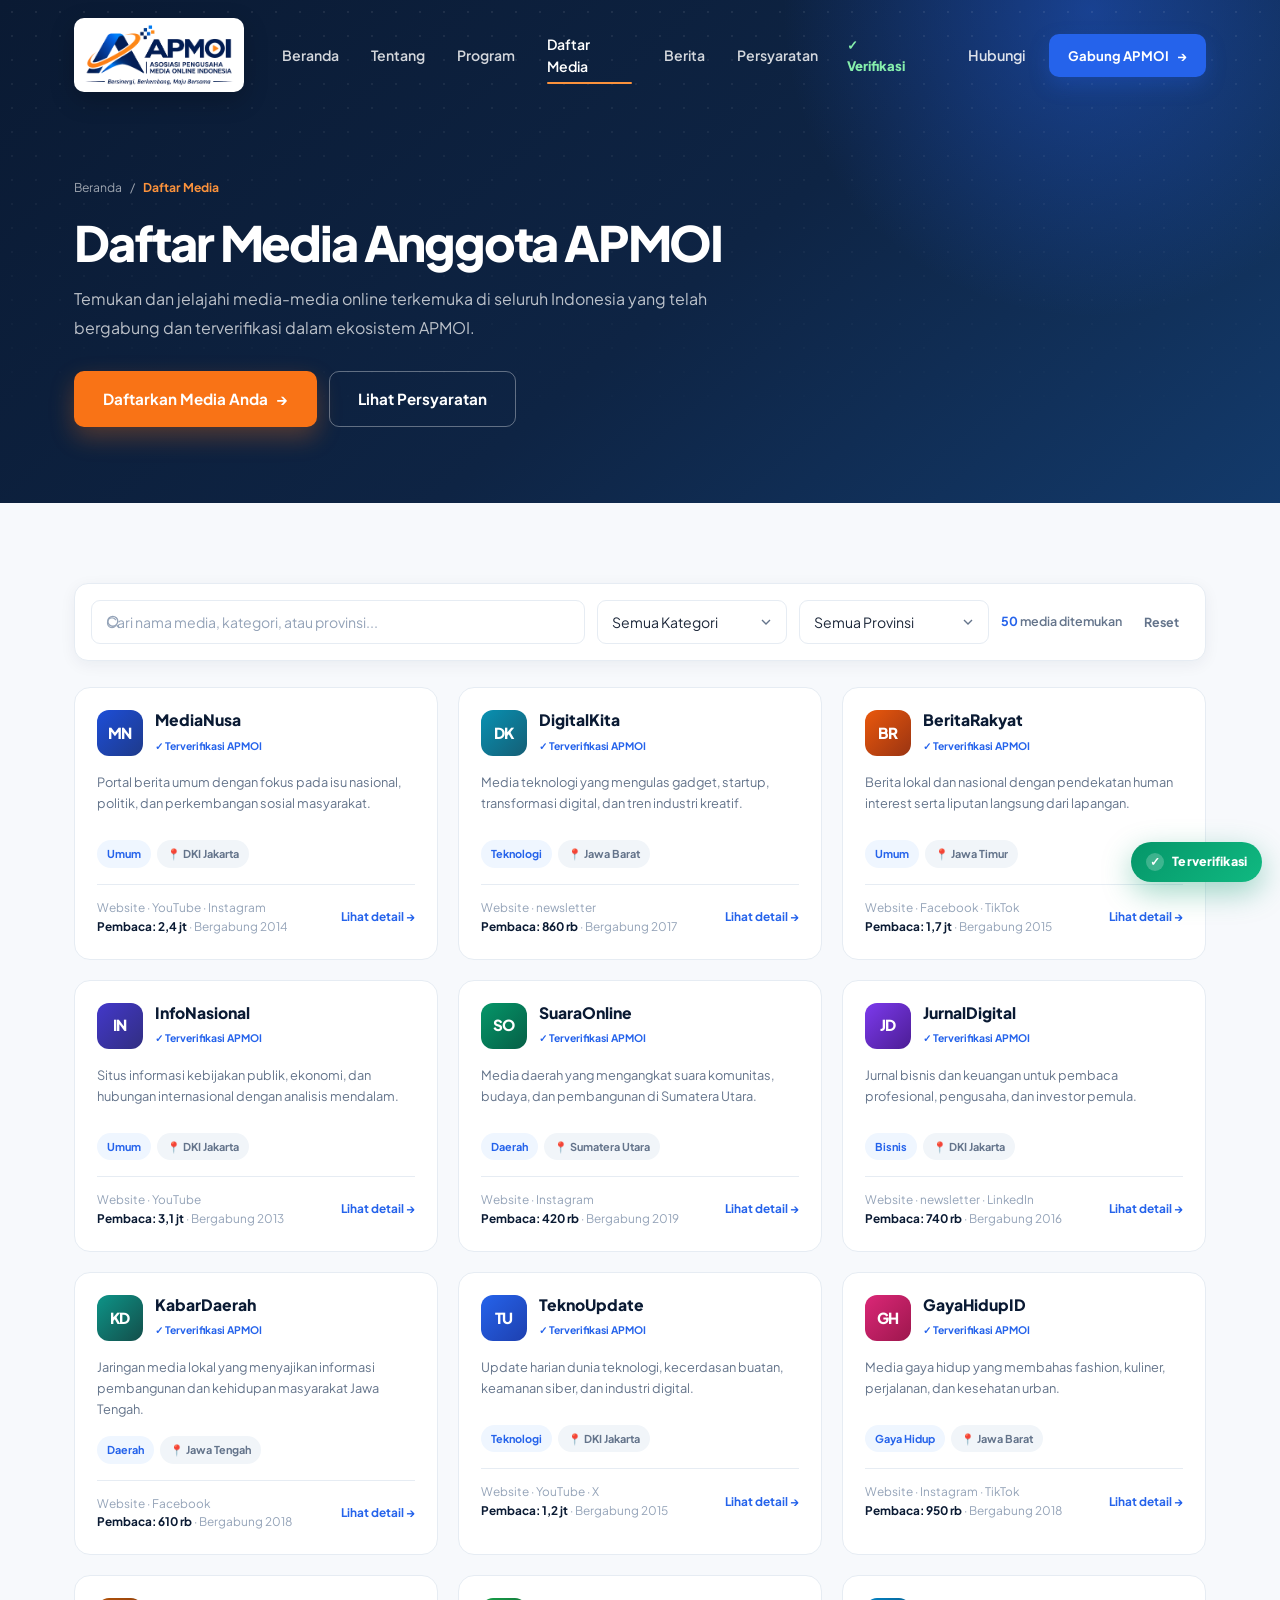
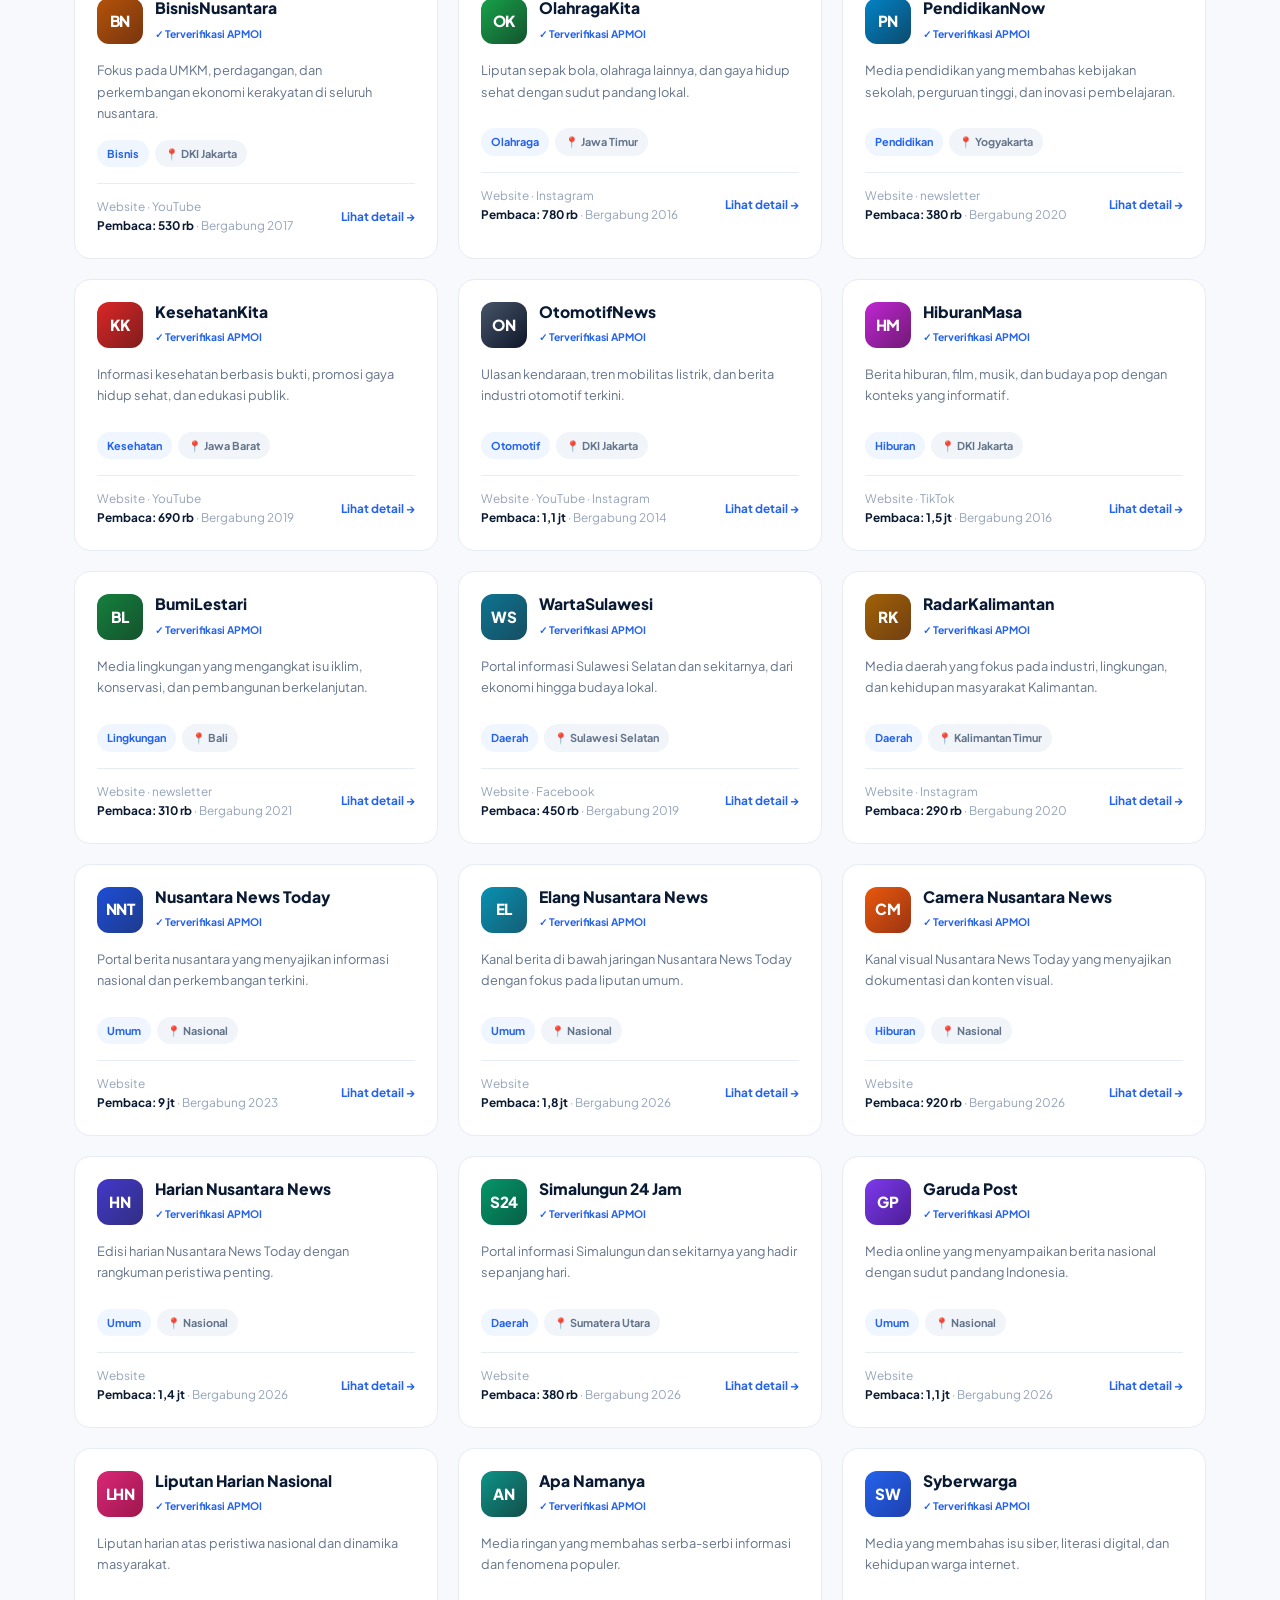
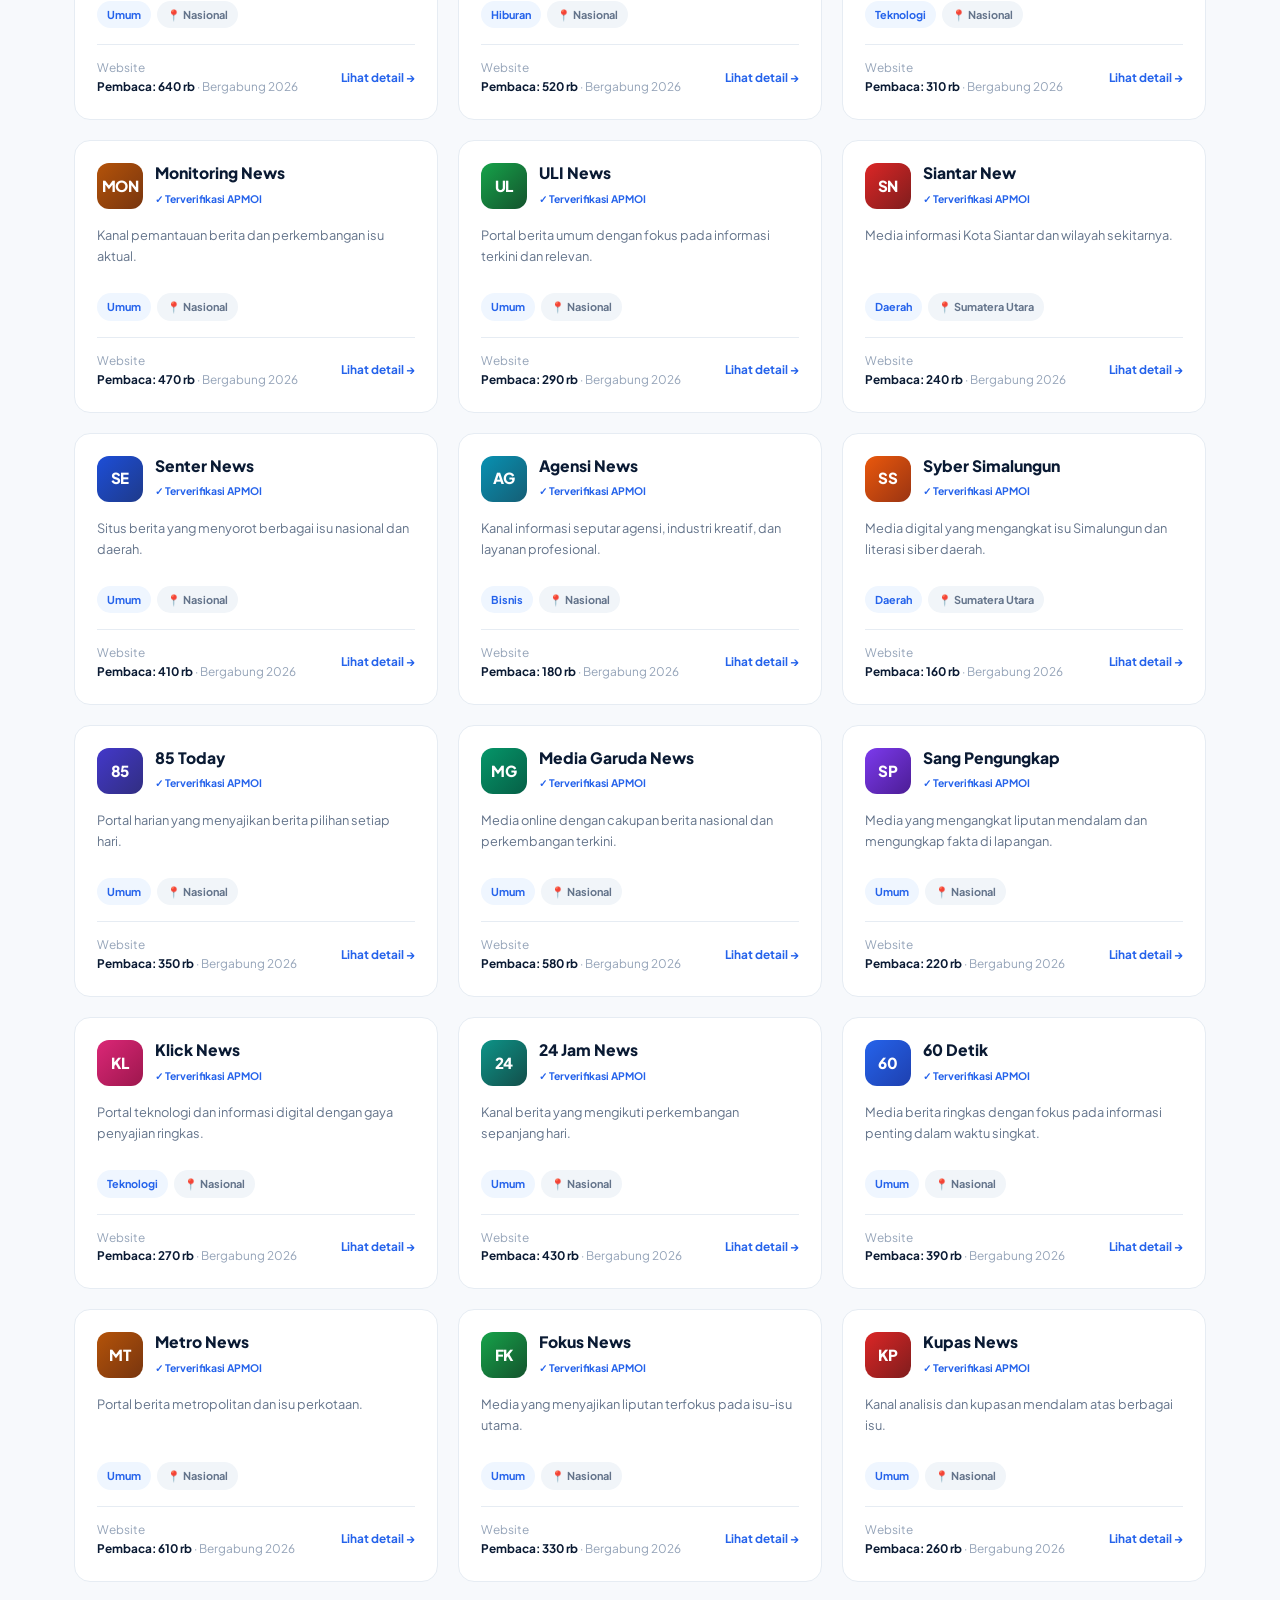
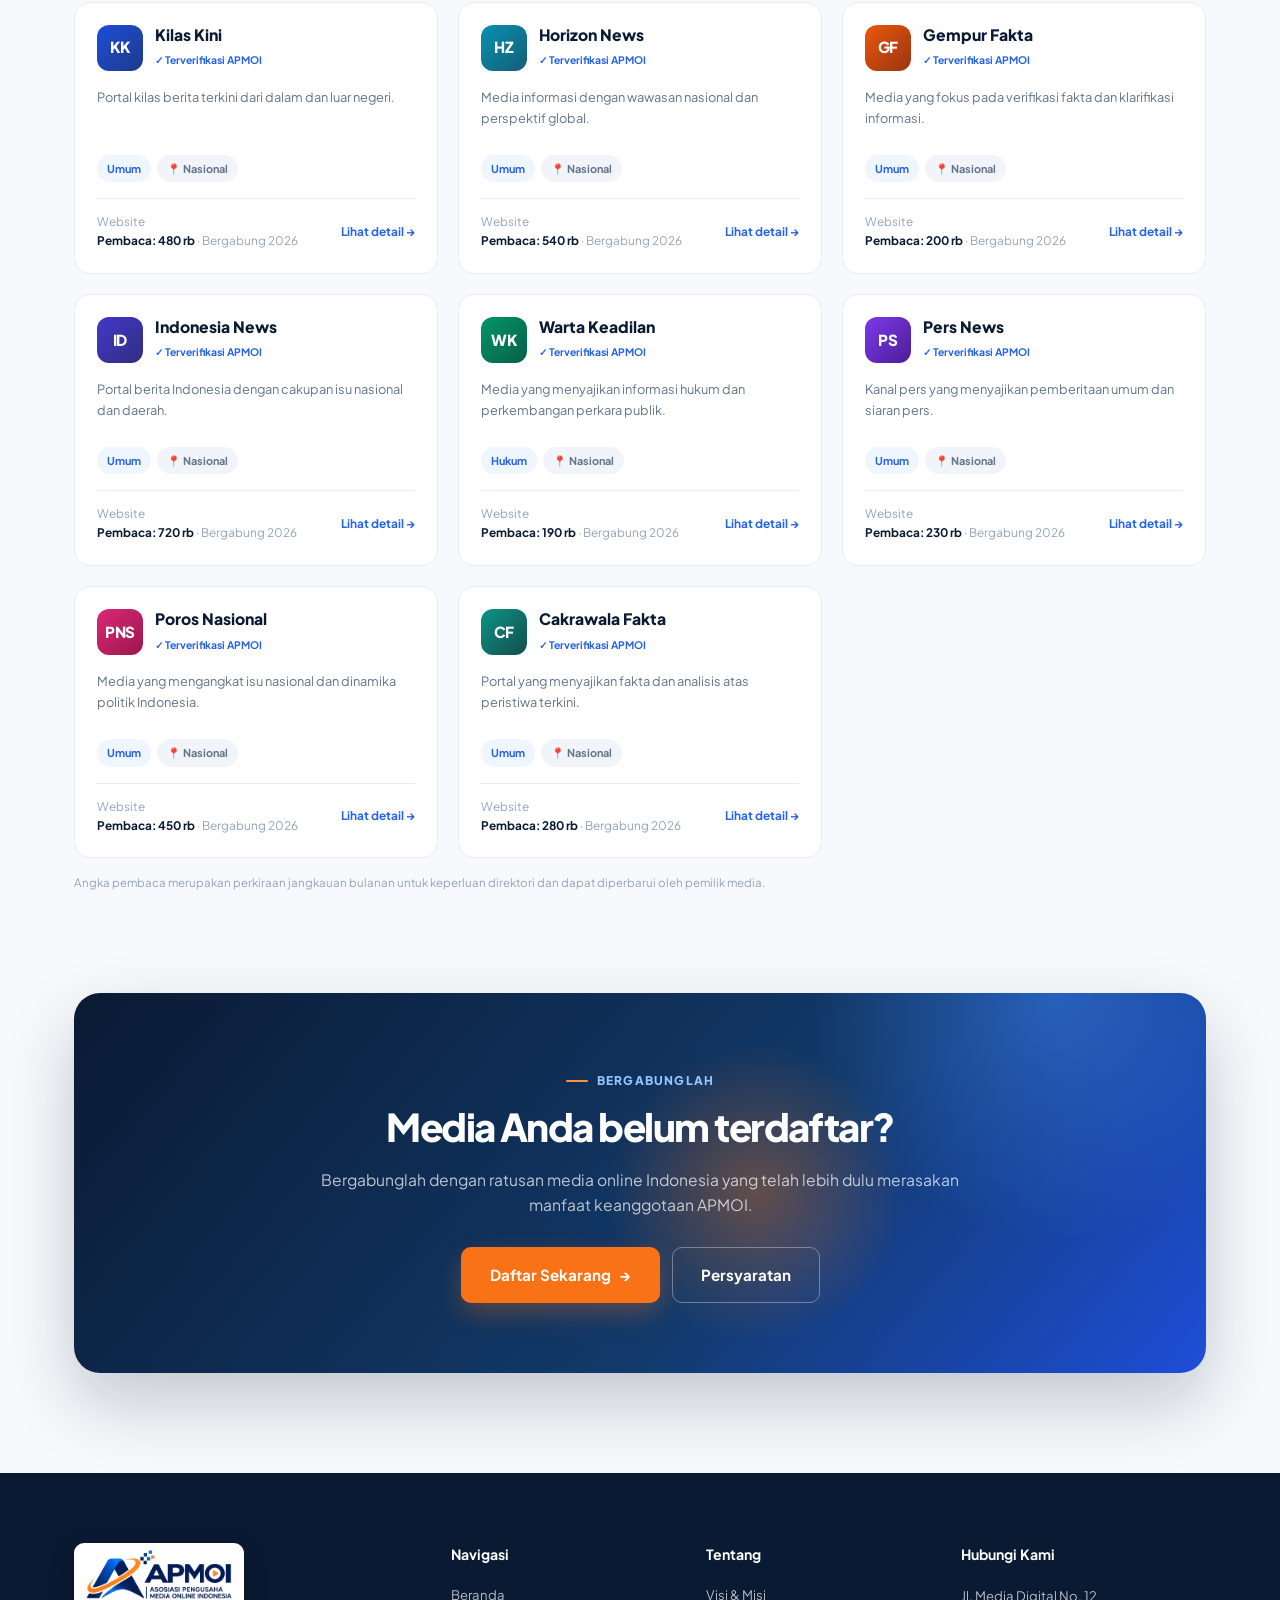
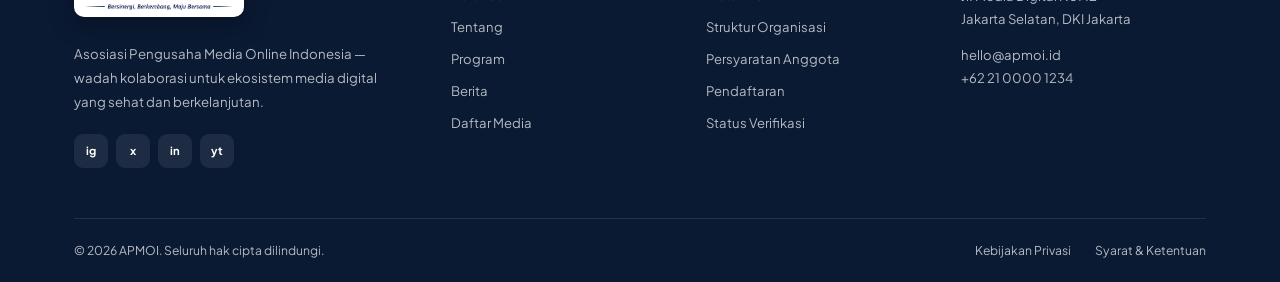
<file: daftar-media.html>
<!DOCTYPE html>
<html lang="id">
<head>
  <meta charset="UTF-8" />
  <meta name="viewport" content="width=device-width, initial-scale=1.0" />
  <meta name="description" content="Direktori media online anggota APMOI dari seluruh Indonesia." />
  <title>Daftar Media Anggota — APMOI</title>
  <link rel="preload" as="image" href="assets/apmoi-logo-transparent.png" />
  <link rel="preconnect" href="https://fonts.googleapis.com" />
  <link rel="preconnect" href="https://fonts.gstatic.com" crossorigin />
  <link href="https://fonts.googleapis.com/css2?family=Plus+Jakarta+Sans:wght@400;500;600;700;800&display=swap" rel="stylesheet" />
  <link rel="stylesheet" href="css/style.css" />
  <link rel="manifest" href="manifest.webmanifest" />
  <meta name="theme-color" content="#0a1a33" />
  <meta name="mobile-web-app-capable" content="yes" />
  <link rel="apple-touch-icon" href="assets/icon-192.png" />
</head>
<body data-page="media">
  <header class="site-header" id="header">
    <div class="container header-inner">
      <a href="index.html" class="brand" aria-label="APMOI Beranda">
        <span class="brand-plate"><img src="assets/apmoi-logo-transparent.png" alt="APMOI — Asosiasi Pengusaha Media Online Indonesia" class="brand-logo" width="722" height="300" /></span>
      </a>
      <nav class="nav" id="nav" aria-label="Navigasi utama">
        <a href="index.html" class="nav-link" data-nav="home">Beranda</a>
        <a href="tentang.html" class="nav-link" data-nav="tentang">Tentang</a>
        <a href="program.html" class="nav-link" data-nav="program">Program</a>
        <a href="daftar-media.html" class="nav-link" data-nav="media">Daftar Media</a>
        <a href="berita.html" class="nav-link" data-nav="berita">Berita</a>
        <a href="persyaratan.html" class="nav-link" data-nav="persyaratan">Persyaratan</a>
      </nav>
      <div class="header-actions">
        <a href="kontak.html" class="btn btn-ghost">Hubungi</a>
        <a href="pendaftaran.html" class="btn btn-primary btn-sm">Gabung APMOI <span aria-hidden="true">→</span></a>
      </div>
      <button class="menu-toggle" id="menuToggle" aria-label="Buka menu" aria-expanded="false"><span></span><span></span><span></span></button>
    </div>
  </header>
  <main>
    <section class="page-hero">
      <div class="container">
        <div class="breadcrumb"><a href="index.html">Beranda</a><span>/</span><span>Daftar Media</span></div>
        <h1>Daftar Media Anggota APMOI</h1>
        <p>Temukan dan jelajahi media-media online terkemuka di seluruh Indonesia yang telah bergabung dan terverifikasi dalam ekosistem APMOI.</p>
        <div class="page-hero-actions">
          <a href="pendaftaran.html" class="btn btn-accent btn-lg">Daftarkan Media Anda <span>→</span></a>
          <a href="persyaratan.html" class="btn btn-outline-light btn-lg">Lihat Persyaratan</a>
        </div>
      </div>
    </section>
    <section class="page-section tint">
      <div class="container">
        <div class="toolbar">
          <div class="search-box">
            <svg viewBox="0 0 24 24"><circle cx="11" cy="11" r="7"/><path d="m20 20-3.5-3.5"/></svg>
            <input type="text" id="mediaSearch" placeholder="Cari nama media, kategori, atau provinsi..." aria-label="Cari media" />
          </div>
          <select id="filterKategori" aria-label="Filter kategori"><option value="">Semua Kategori</option></select>
          <select id="filterProvinsi" aria-label="Filter provinsi"><option value="">Semua Provinsi</option></select>
          <span class="toolbar-note"><strong id="resultCount">50</strong> media ditemukan</span>
          <button class="btn-reset" id="resetFilter">Reset</button>
        </div>
        <div class="directory-grid" id="directoryGrid">

        </div>
        <p style="font-size:.72rem;color:var(--muted-light);margin-top:16px">Angka pembaca merupakan perkiraan jangkauan bulanan untuk keperluan direktori dan dapat diperbarui oleh pemilik media.</p>
        <div class="empty-state" id="emptyState" style="display:none">
          <div class="empty-icon">🔍</div><h3>Media tidak ditemukan</h3>
          <p>Coba kata kunci lain atau ubah filter pencarian Anda.</p>
        </div>
      </div>
    </section>
    <section class="cta">
      <div class="container">
        <div class="cta-box reveal">
          <div class="cta-glow" aria-hidden="true"></div>
          <div class="cta-content">
            <div class="section-tag light"><span></span> Bergabunglah</div>
            <h2>Media Anda belum terdaftar?</h2>
            <p>Bergabunglah dengan ratusan media online Indonesia yang telah lebih dulu merasakan manfaat keanggotaan APMOI.</p>
            <div class="cta-actions"><a href="pendaftaran.html" class="btn btn-accent btn-lg">Daftar Sekarang <span>→</span></a><a href="persyaratan.html" class="btn btn-outline-light btn-lg">Persyaratan</a></div>
          </div>
        </div>
      </div>
    </section>
  </main>
  <footer class="site-footer" id="kontak">
    <div class="container">
      <div class="footer-grid">
        <div class="footer-brand">
          <a href="index.html" class="brand">
            <span class="brand-plate"><img src="assets/apmoi-logo-transparent.png" alt="APMOI" class="brand-logo" width="722" height="300" /></span>
          </a>
          <p>Asosiasi Pengusaha Media Online Indonesia — wadah kolaborasi untuk ekosistem media digital yang sehat dan berkelanjutan.</p>
          <div class="socials">
            <a href="https://instagram.com" target="_blank" rel="noopener" aria-label="Instagram">ig</a>
            <a href="https://x.com" target="_blank" rel="noopener" aria-label="Twitter">x</a>
            <a href="https://linkedin.com" target="_blank" rel="noopener" aria-label="LinkedIn">in</a>
            <a href="https://youtube.com" target="_blank" rel="noopener" aria-label="YouTube">yt</a>
          </div>
        </div>
        <div class="footer-col">
          <h4>Navigasi</h4>
          <a href="index.html">Beranda</a>
          <a href="tentang.html">Tentang</a>
          <a href="program.html">Program</a>
          <a href="berita.html">Berita</a>
          <a href="daftar-media.html">Daftar Media</a>
        </div>
        <div class="footer-col">
          <h4>Tentang</h4>
          <a href="tentang.html#visi-misi">Visi & Misi</a>
          <a href="tentang.html#struktur">Struktur Organisasi</a>
          <a href="persyaratan.html">Persyaratan Anggota</a>
          <a href="pendaftaran.html">Pendaftaran</a>
        </div>
        <div class="footer-col">
          <h4>Hubungi Kami</h4>
          <p>Jl. Media Digital No. 12<br />Jakarta Selatan, DKI Jakarta</p>
          <p>hello@apmoi.id<br />+62 21 0000 1234</p>
        </div>
      </div>
      <div class="footer-bottom">
        <p>© 2026 APMOI. Seluruh hak cipta dilindungi.</p>
        <div><a href="kebijakan.html">Kebijakan Privasi</a><a href="kebijakan.html#syarat">Syarat & Ketentuan</a></div>
      </div>
    </div>
  </footer>
  <script src="js/main.js"></script>
  <script src="js/media.js"></script>
  <script src="js/pages.js"></script>
  <script>
    if ("serviceWorker" in navigator) {
      window.addEventListener("load", () => navigator.serviceWorker.register("sw.js").catch(() => {}));
    }
  </script>
</body>
</html>
</file>
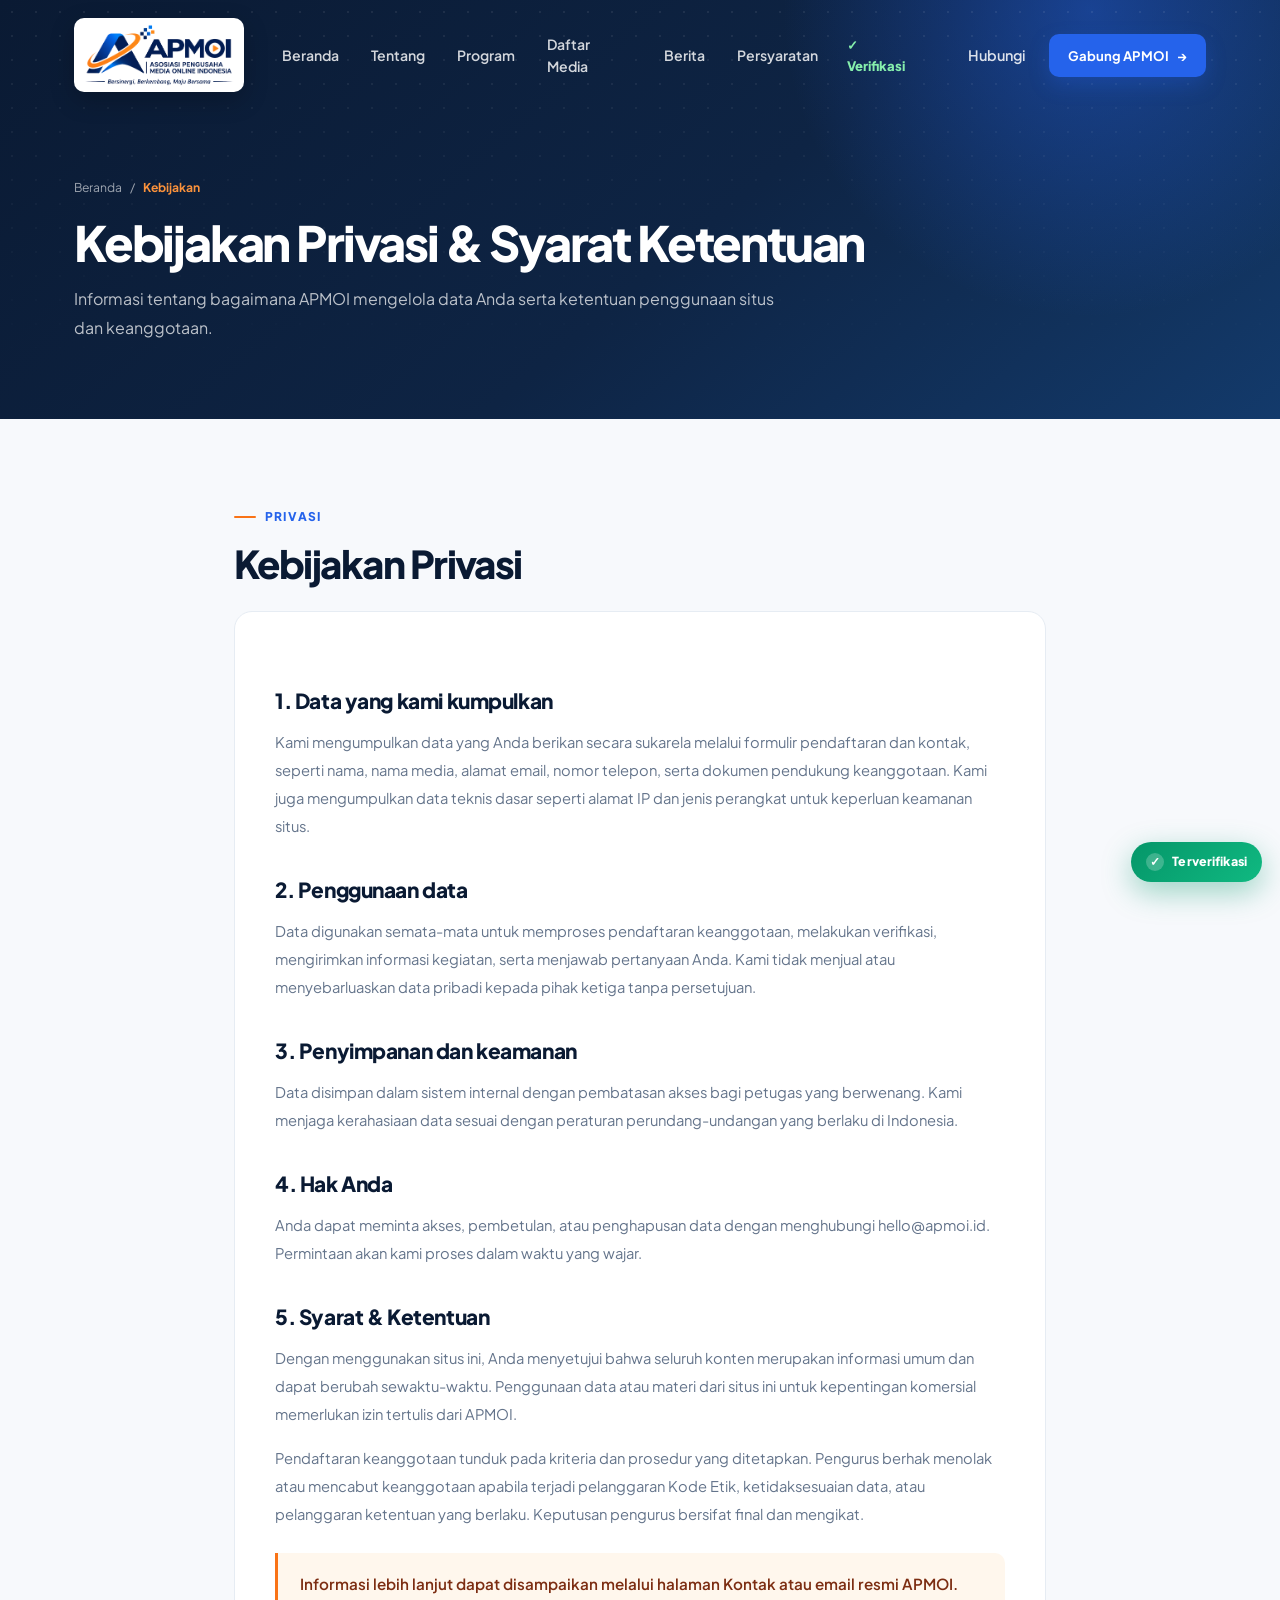
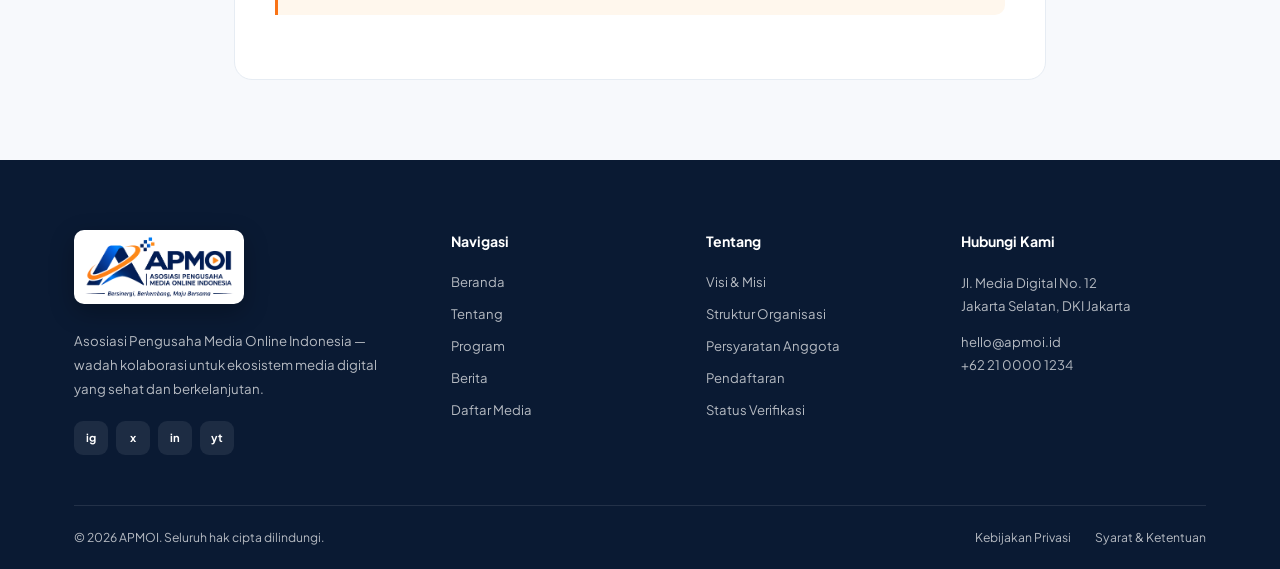
<file: kebijakan.html>
<!DOCTYPE html>
<html lang="id">
<head>
  <meta charset="UTF-8" />
  <meta name="viewport" content="width=device-width, initial-scale=1.0" />
  <meta name="description" content="Kebijakan privasi dan syarat ketentuan APMOI." />
  <title>Kebijakan Privasi — APMOI</title>
  <link rel="preload" as="image" href="assets/apmoi-logo-transparent.png" />
  <link rel="preconnect" href="https://fonts.googleapis.com" />
  <link rel="preconnect" href="https://fonts.gstatic.com" crossorigin />
  <link href="https://fonts.googleapis.com/css2?family=Plus+Jakarta+Sans:wght@400;500;600;700;800&display=swap" rel="stylesheet" />
  <link rel="stylesheet" href="css/style.css" />
  <link rel="manifest" href="manifest.webmanifest" />
  <meta name="theme-color" content="#0a1a33" />
  <meta name="mobile-web-app-capable" content="yes" />
  <link rel="apple-touch-icon" href="assets/icon-192.png" />
</head>
<body data-page="kebijakan">
  <header class="site-header" id="header">
    <div class="container header-inner">
      <a href="index.html" class="brand" aria-label="APMOI Beranda">
        <span class="brand-plate"><img src="assets/apmoi-logo-transparent.png" alt="APMOI — Asosiasi Pengusaha Media Online Indonesia" class="brand-logo" width="722" height="300" /></span>
      </a>
      <nav class="nav" id="nav" aria-label="Navigasi utama">
        <a href="index.html" class="nav-link" data-nav="home">Beranda</a>
        <a href="tentang.html" class="nav-link" data-nav="tentang">Tentang</a>
        <a href="program.html" class="nav-link" data-nav="program">Program</a>
        <a href="daftar-media.html" class="nav-link" data-nav="media">Daftar Media</a>
        <a href="berita.html" class="nav-link" data-nav="berita">Berita</a>
        <a href="persyaratan.html" class="nav-link" data-nav="persyaratan">Persyaratan</a>
      </nav>
      <div class="header-actions">
        <a href="kontak.html" class="btn btn-ghost">Hubungi</a>
        <a href="pendaftaran.html" class="btn btn-primary btn-sm">Gabung APMOI <span aria-hidden="true">→</span></a>
      </div>
      <button class="menu-toggle" id="menuToggle" aria-label="Buka menu" aria-expanded="false"><span></span><span></span><span></span></button>
    </div>
  </header>
  <main>
    <section class="page-hero">
      <div class="container">
        <div class="breadcrumb"><a href="index.html">Beranda</a><span>/</span><span>Kebijakan</span></div>
        <h1>Kebijakan Privasi & Syarat Ketentuan</h1>
        <p>Informasi tentang bagaimana APMOI mengelola data Anda serta ketentuan penggunaan situs dan keanggotaan.</p>
        
      </div>
    </section>
    <section class="page-section">
      <div class="container" style="max-width:860px">
        <div class="section-tag reveal"><span></span> Privasi</div>
        <h2 class="section-title reveal">Kebijakan Privasi</h2>
        <div class="article-body reveal" style="margin-top:24px">
          <h2>1. Data yang kami kumpulkan</h2>
          <p>Kami mengumpulkan data yang Anda berikan secara sukarela melalui formulir pendaftaran dan kontak, seperti nama, nama media, alamat email, nomor telepon, serta dokumen pendukung keanggotaan. Kami juga mengumpulkan data teknis dasar seperti alamat IP dan jenis perangkat untuk keperluan keamanan situs.</p>
          <h2>2. Penggunaan data</h2>
          <p>Data digunakan semata-mata untuk memproses pendaftaran keanggotaan, melakukan verifikasi, mengirimkan informasi kegiatan, serta menjawab pertanyaan Anda. Kami tidak menjual atau menyebarluaskan data pribadi kepada pihak ketiga tanpa persetujuan.</p>
          <h2>3. Penyimpanan dan keamanan</h2>
          <p>Data disimpan dalam sistem internal dengan pembatasan akses bagi petugas yang berwenang. Kami menjaga kerahasiaan data sesuai dengan peraturan perundang-undangan yang berlaku di Indonesia.</p>
          <h2>4. Hak Anda</h2>
          <p>Anda dapat meminta akses, pembetulan, atau penghapusan data dengan menghubungi hello@apmoi.id. Permintaan akan kami proses dalam waktu yang wajar.</p>
          <h2 id="syarat">5. Syarat & Ketentuan</h2>
          <p>Dengan menggunakan situs ini, Anda menyetujui bahwa seluruh konten merupakan informasi umum dan dapat berubah sewaktu-waktu. Penggunaan data atau materi dari situs ini untuk kepentingan komersial memerlukan izin tertulis dari APMOI.</p>
          <p>Pendaftaran keanggotaan tunduk pada kriteria dan prosedur yang ditetapkan. Pengurus berhak menolak atau mencabut keanggotaan apabila terjadi pelanggaran Kode Etik, ketidaksesuaian data, atau pelanggaran ketentuan yang berlaku. Keputusan pengurus bersifat final dan mengikat.</p>
          <blockquote>Informasi lebih lanjut dapat disampaikan melalui halaman Kontak atau email resmi APMOI.</blockquote>
        </div>
      </div>
    </section>
  </main>
  <footer class="site-footer" id="kontak">
    <div class="container">
      <div class="footer-grid">
        <div class="footer-brand">
          <a href="index.html" class="brand">
            <span class="brand-plate"><img src="assets/apmoi-logo-transparent.png" alt="APMOI" class="brand-logo" width="722" height="300" /></span>
          </a>
          <p>Asosiasi Pengusaha Media Online Indonesia — wadah kolaborasi untuk ekosistem media digital yang sehat dan berkelanjutan.</p>
          <div class="socials">
            <a href="https://instagram.com" target="_blank" rel="noopener" aria-label="Instagram">ig</a>
            <a href="https://x.com" target="_blank" rel="noopener" aria-label="Twitter">x</a>
            <a href="https://linkedin.com" target="_blank" rel="noopener" aria-label="LinkedIn">in</a>
            <a href="https://youtube.com" target="_blank" rel="noopener" aria-label="YouTube">yt</a>
          </div>
        </div>
        <div class="footer-col">
          <h4>Navigasi</h4>
          <a href="index.html">Beranda</a>
          <a href="tentang.html">Tentang</a>
          <a href="program.html">Program</a>
          <a href="berita.html">Berita</a>
          <a href="daftar-media.html">Daftar Media</a>
        </div>
        <div class="footer-col">
          <h4>Tentang</h4>
          <a href="tentang.html#visi-misi">Visi & Misi</a>
          <a href="tentang.html#struktur">Struktur Organisasi</a>
          <a href="persyaratan.html">Persyaratan Anggota</a>
          <a href="pendaftaran.html">Pendaftaran</a>
        </div>
        <div class="footer-col">
          <h4>Hubungi Kami</h4>
          <p>Jl. Media Digital No. 12<br />Jakarta Selatan, DKI Jakarta</p>
          <p>hello@apmoi.id<br />+62 21 0000 1234</p>
        </div>
      </div>
      <div class="footer-bottom">
        <p>© 2026 APMOI. Seluruh hak cipta dilindungi.</p>
        <div><a href="kebijakan.html">Kebijakan Privasi</a><a href="kebijakan.html#syarat">Syarat & Ketentuan</a></div>
      </div>
    </div>
  </footer>
  <script src="js/main.js"></script>

  <script>
    if ("serviceWorker" in navigator) {
      window.addEventListener("load", () => navigator.serviceWorker.register("sw.js").catch(() => {}));
    }
  </script>
</body>
</html>
</file>
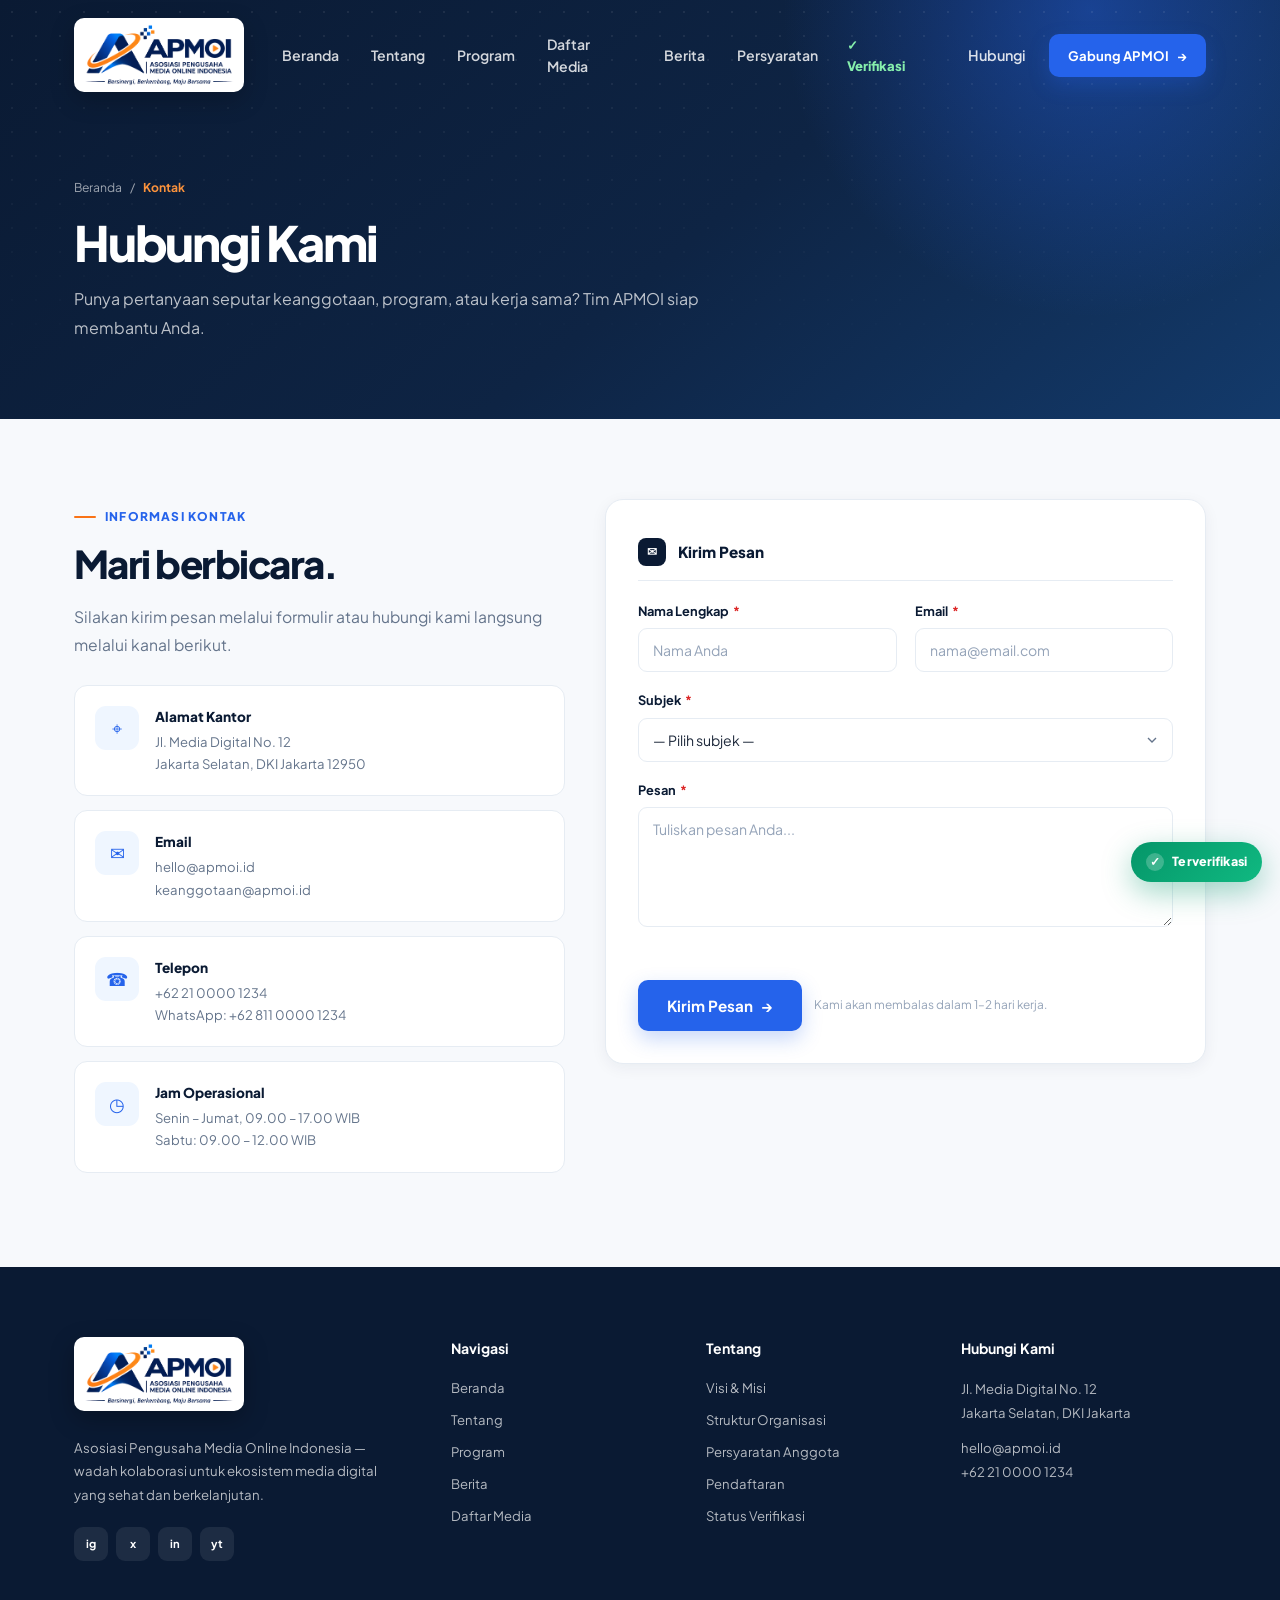
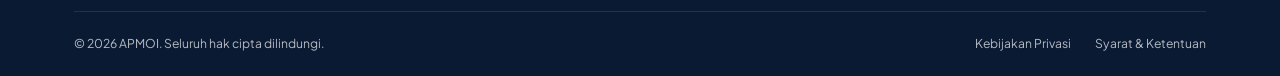
<file: kontak.html>
<!DOCTYPE html>
<html lang="id">
<head>
  <meta charset="UTF-8" />
  <meta name="viewport" content="width=device-width, initial-scale=1.0" />
  <meta name="description" content="Kontak dan formulir pesan untuk APMOI." />
  <title>Hubungi Kami — APMOI</title>
  <link rel="preload" as="image" href="assets/apmoi-logo-transparent.png" />
  <link rel="preconnect" href="https://fonts.googleapis.com" />
  <link rel="preconnect" href="https://fonts.gstatic.com" crossorigin />
  <link href="https://fonts.googleapis.com/css2?family=Plus+Jakarta+Sans:wght@400;500;600;700;800&display=swap" rel="stylesheet" />
  <link rel="stylesheet" href="css/style.css" />
  <link rel="manifest" href="manifest.webmanifest" />
  <meta name="theme-color" content="#0a1a33" />
  <meta name="mobile-web-app-capable" content="yes" />
  <link rel="apple-touch-icon" href="assets/icon-192.png" />
</head>
<body data-page="kontak">
  <header class="site-header" id="header">
    <div class="container header-inner">
      <a href="index.html" class="brand" aria-label="APMOI Beranda">
        <span class="brand-plate"><img src="assets/apmoi-logo-transparent.png" alt="APMOI — Asosiasi Pengusaha Media Online Indonesia" class="brand-logo" width="722" height="300" /></span>
      </a>
      <nav class="nav" id="nav" aria-label="Navigasi utama">
        <a href="index.html" class="nav-link" data-nav="home">Beranda</a>
        <a href="tentang.html" class="nav-link" data-nav="tentang">Tentang</a>
        <a href="program.html" class="nav-link" data-nav="program">Program</a>
        <a href="daftar-media.html" class="nav-link" data-nav="media">Daftar Media</a>
        <a href="berita.html" class="nav-link" data-nav="berita">Berita</a>
        <a href="persyaratan.html" class="nav-link" data-nav="persyaratan">Persyaratan</a>
      </nav>
      <div class="header-actions">
        <a href="kontak.html" class="btn btn-ghost">Hubungi</a>
        <a href="pendaftaran.html" class="btn btn-primary btn-sm">Gabung APMOI <span aria-hidden="true">→</span></a>
      </div>
      <button class="menu-toggle" id="menuToggle" aria-label="Buka menu" aria-expanded="false"><span></span><span></span><span></span></button>
    </div>
  </header>
  <main>
    <section class="page-hero">
      <div class="container">
        <div class="breadcrumb"><a href="index.html">Beranda</a><span>/</span><span>Kontak</span></div>
        <h1>Hubungi Kami</h1>
        <p>Punya pertanyaan seputar keanggotaan, program, atau kerja sama? Tim APMOI siap membantu Anda.</p>
        
      </div>
    </section>
    <section class="page-section">
      <div class="container contact-grid">
        <div class="reveal">
          <div class="section-tag"><span></span> Informasi Kontak</div>
          <h2 class="section-title">Mari berbicara.</h2>
          <p class="section-desc" style="margin-bottom:26px">Silakan kirim pesan melalui formulir atau hubungi kami langsung melalui kanal berikut.</p>
          <div class="info-card"><div class="info-icon">⌖</div><div><h4>Alamat Kantor</h4><p>Jl. Media Digital No. 12<br />Jakarta Selatan, DKI Jakarta 12950</p></div></div>
          <div class="info-card"><div class="info-icon">✉</div><div><h4>Email</h4><p>hello@apmoi.id<br />keanggotaan@apmoi.id</p></div></div>
          <div class="info-card"><div class="info-icon">☎</div><div><h4>Telepon</h4><p>+62 21 0000 1234<br />WhatsApp: +62 811 0000 1234</p></div></div>
          <div class="info-card"><div class="info-icon">◷</div><div><h4>Jam Operasional</h4><p>Senin – Jumat, 09.00 – 17.00 WIB<br />Sabtu: 09.00 – 12.00 WIB</p></div></div>
        </div>
        <div>
          <form class="form-card reveal" id="kontakForm" data-validate="kontak" novalidate>
            <h3 class="form-section-title"><span>✉</span> Kirim Pesan</h3>
            <div class="form-grid">
              <div class="field"><label class="field-label" for="nama">Nama Lengkap <span class="req">*</span></label><input id="nama" name="nama" type="text" placeholder="Nama Anda" data-rule="required|min3" data-error="Nama wajib diisi." /><span class="error-msg"></span></div>
              <div class="field"><label class="field-label" for="email">Email <span class="req">*</span></label><input id="email" name="email" type="email" placeholder="nama@email.com" data-rule="required|email" data-error="Masukkan email yang valid." /><span class="error-msg"></span></div>
              <div class="field full"><label class="field-label" for="subjek">Subjek <span class="req">*</span></label><select id="subjek" name="subjek" data-rule="required" data-error="Pilih subjek pesan."><option value="">— Pilih subjek —</option><option>Pertanyaan keanggotaan</option><option>Pertanyaan program</option><option>Kerja sama / sponsor</option><option>Media dan publikasi</option><option>Lainnya</option></select><span class="error-msg"></span></div>
              <div class="field full"><label class="field-label" for="pesan">Pesan <span class="req">*</span></label><textarea id="pesan" name="pesan" placeholder="Tuliskan pesan Anda..." data-rule="required|min3" data-error="Pesan wajib diisi."></textarea><span class="error-msg"></span></div>
            </div>
            <div class="form-actions"><button type="submit" class="btn btn-primary btn-lg">Kirim Pesan <span>→</span></button><span class="note">Kami akan membalas dalam 1–2 hari kerja.</span></div>
          </form>
          <div class="form-success" id="formSuccess">
            <div class="success-icon">✓</div>
            <h2>Pesan Terkirim</h2>
            <p>Terima kasih, <strong id="successName">Anda</strong>. Pesan Anda telah kami terima dan akan kami balas melalui email dalam 1–2 hari kerja.</p>
            <div class="reg-id">Kode Pesan: <span id="successCode">APM-2026-000000</span></div>
            <div style="margin-top:26px"><a href="index.html" class="btn btn-primary">Kembali ke Beranda</a></div>
          </div>
        </div>
      </div>
    </section>
  </main>
  <footer class="site-footer" id="kontak">
    <div class="container">
      <div class="footer-grid">
        <div class="footer-brand">
          <a href="index.html" class="brand">
            <span class="brand-plate"><img src="assets/apmoi-logo-transparent.png" alt="APMOI" class="brand-logo" width="722" height="300" /></span>
          </a>
          <p>Asosiasi Pengusaha Media Online Indonesia — wadah kolaborasi untuk ekosistem media digital yang sehat dan berkelanjutan.</p>
          <div class="socials">
            <a href="https://instagram.com" target="_blank" rel="noopener" aria-label="Instagram">ig</a>
            <a href="https://x.com" target="_blank" rel="noopener" aria-label="Twitter">x</a>
            <a href="https://linkedin.com" target="_blank" rel="noopener" aria-label="LinkedIn">in</a>
            <a href="https://youtube.com" target="_blank" rel="noopener" aria-label="YouTube">yt</a>
          </div>
        </div>
        <div class="footer-col">
          <h4>Navigasi</h4>
          <a href="index.html">Beranda</a>
          <a href="tentang.html">Tentang</a>
          <a href="program.html">Program</a>
          <a href="berita.html">Berita</a>
          <a href="daftar-media.html">Daftar Media</a>
        </div>
        <div class="footer-col">
          <h4>Tentang</h4>
          <a href="tentang.html#visi-misi">Visi & Misi</a>
          <a href="tentang.html#struktur">Struktur Organisasi</a>
          <a href="persyaratan.html">Persyaratan Anggota</a>
          <a href="pendaftaran.html">Pendaftaran</a>
        </div>
        <div class="footer-col">
          <h4>Hubungi Kami</h4>
          <p>Jl. Media Digital No. 12<br />Jakarta Selatan, DKI Jakarta</p>
          <p>hello@apmoi.id<br />+62 21 0000 1234</p>
        </div>
      </div>
      <div class="footer-bottom">
        <p>© 2026 APMOI. Seluruh hak cipta dilindungi.</p>
        <div><a href="kebijakan.html">Kebijakan Privasi</a><a href="kebijakan.html#syarat">Syarat & Ketentuan</a></div>
      </div>
    </div>
  </footer>
  <script src="js/main.js"></script>
  <script src="js/pages.js"></script>
  <script>
    if ("serviceWorker" in navigator) {
      window.addEventListener("load", () => navigator.serviceWorker.register("sw.js").catch(() => {}));
    }
  </script>
</body>
</html>
</file>
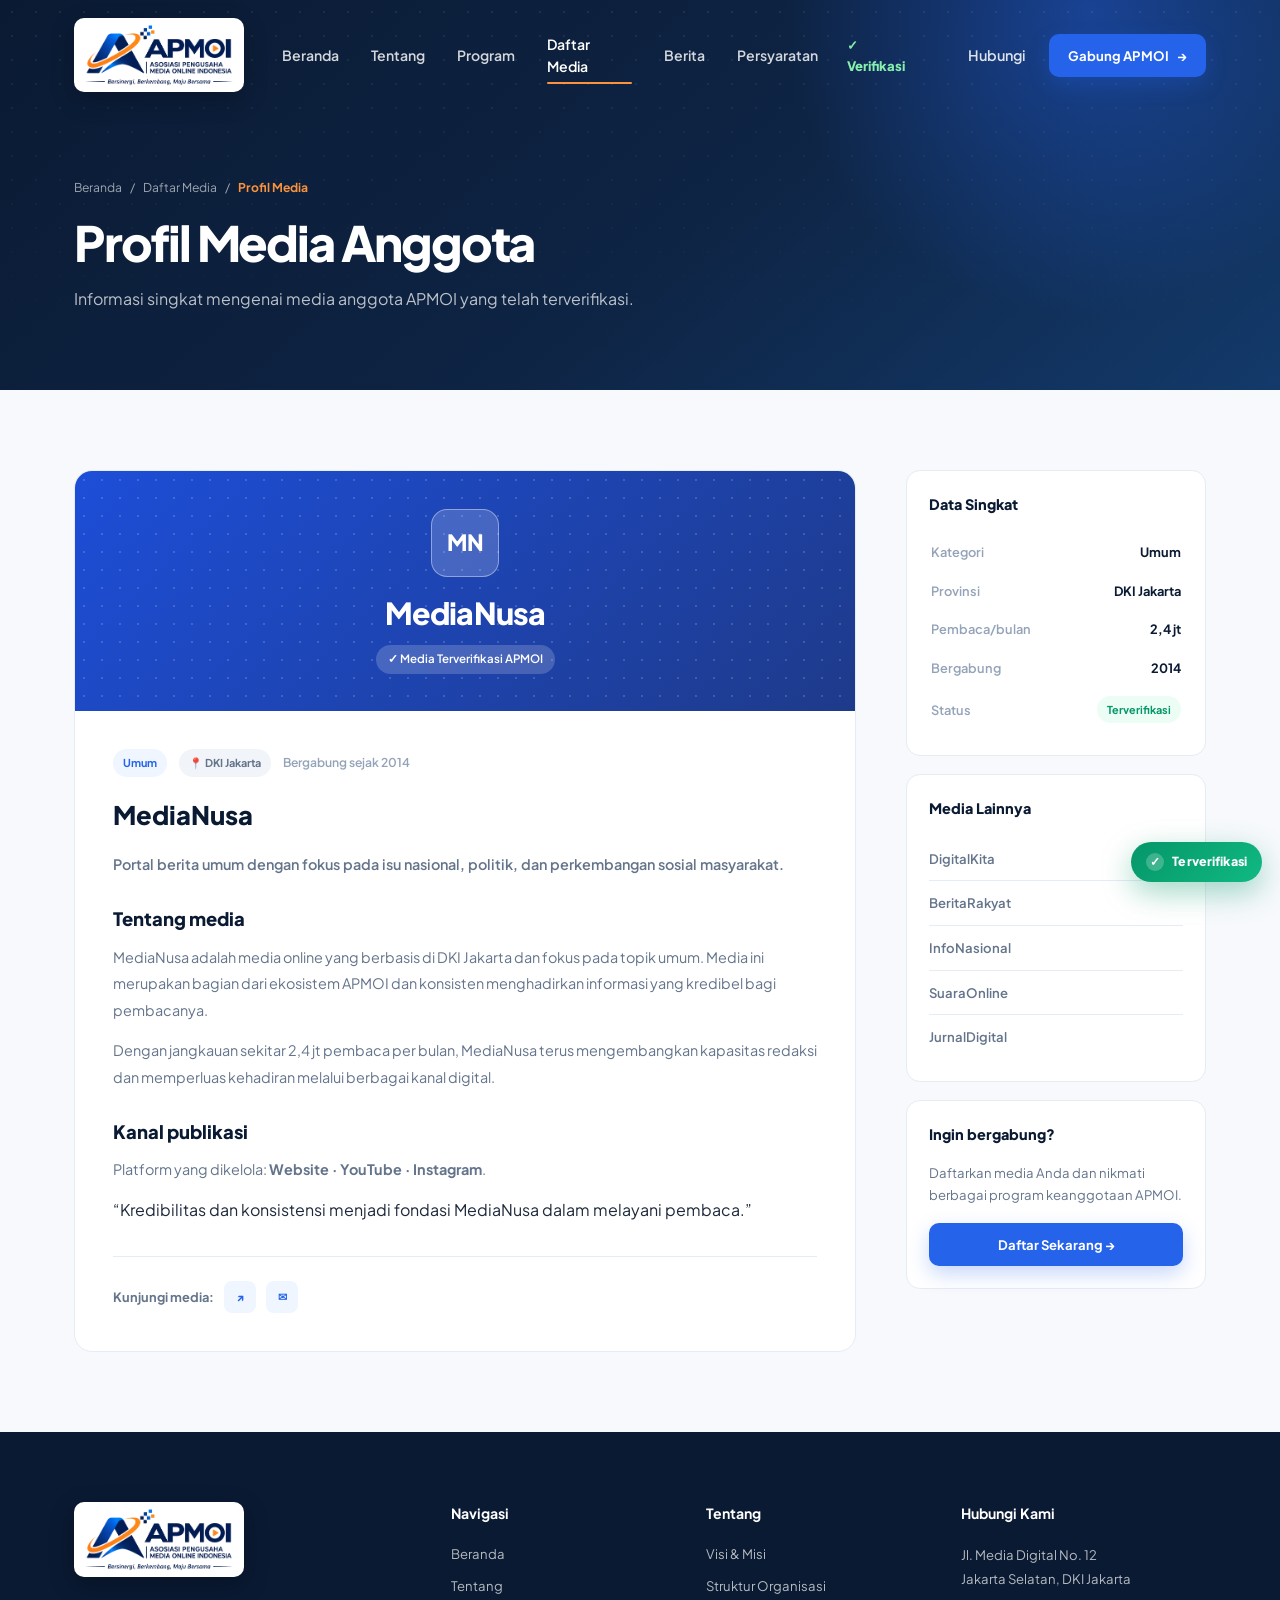
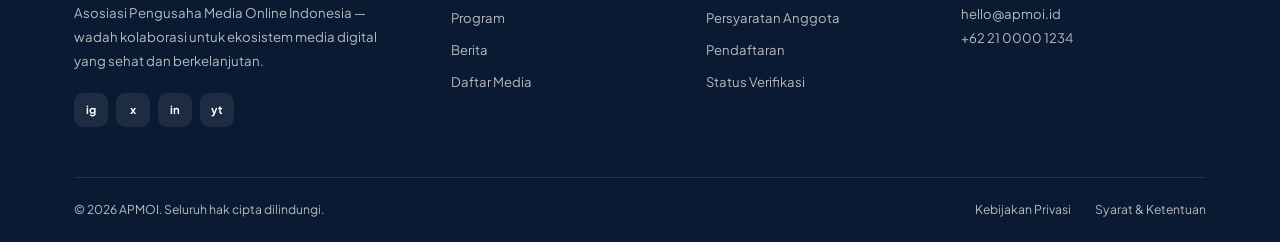
<file: media-detail.html>
<!DOCTYPE html>
<html lang="id">
<head>
  <meta charset="UTF-8" />
  <meta name="viewport" content="width=device-width, initial-scale=1.0" />
  <meta name="description" content="Profil media anggota APMOI." />
  <title>Profil Media — APMOI</title>
  <link rel="preload" as="image" href="assets/apmoi-logo-transparent.png" />
  <link rel="preconnect" href="https://fonts.googleapis.com" />
  <link rel="preconnect" href="https://fonts.gstatic.com" crossorigin />
  <link href="https://fonts.googleapis.com/css2?family=Plus+Jakarta+Sans:wght@400;500;600;700;800&display=swap" rel="stylesheet" />
  <link rel="stylesheet" href="css/style.css" />
  <link rel="manifest" href="manifest.webmanifest" />
  <meta name="theme-color" content="#0a1a33" />
  <meta name="mobile-web-app-capable" content="yes" />
  <link rel="apple-touch-icon" href="assets/icon-192.png" />
</head>
<body data-page="media">
  <header class="site-header" id="header">
    <div class="container header-inner">
      <a href="index.html" class="brand" aria-label="APMOI Beranda">
        <span class="brand-plate"><img src="assets/apmoi-logo-transparent.png" alt="APMOI — Asosiasi Pengusaha Media Online Indonesia" class="brand-logo" width="722" height="300" /></span>
      </a>
      <nav class="nav" id="nav" aria-label="Navigasi utama">
        <a href="index.html" class="nav-link" data-nav="home">Beranda</a>
        <a href="tentang.html" class="nav-link" data-nav="tentang">Tentang</a>
        <a href="program.html" class="nav-link" data-nav="program">Program</a>
        <a href="daftar-media.html" class="nav-link" data-nav="media">Daftar Media</a>
        <a href="berita.html" class="nav-link" data-nav="berita">Berita</a>
        <a href="persyaratan.html" class="nav-link" data-nav="persyaratan">Persyaratan</a>
      </nav>
      <div class="header-actions">
        <a href="kontak.html" class="btn btn-ghost">Hubungi</a>
        <a href="pendaftaran.html" class="btn btn-primary btn-sm">Gabung APMOI <span aria-hidden="true">→</span></a>
      </div>
      <button class="menu-toggle" id="menuToggle" aria-label="Buka menu" aria-expanded="false"><span></span><span></span><span></span></button>
    </div>
  </header>
  <main>
    <section class="page-hero">
      <div class="container">
        <div class="breadcrumb"><a href="index.html">Beranda</a><span>/</span><a href="daftar-media.html">Daftar Media</a><span>/</span><span>Profil Media</span></div>
        <h1>Profil Media Anggota</h1>
        <p>Informasi singkat mengenai media anggota APMOI yang telah terverifikasi.</p>
      </div>
    </section>
    <section class="page-section tint">
      <div class="container">
        <div class="article-layout" id="mediaDetailRoot"></div>
      </div>
    </section>
  </main>
  <footer class="site-footer" id="kontak">
    <div class="container">
      <div class="footer-grid">
        <div class="footer-brand">
          <a href="index.html" class="brand"><span class="brand-plate"><img src="assets/apmoi-logo-transparent.png" alt="APMOI" class="brand-logo" width="722" height="300" /></span></a>
          <p>Asosiasi Pengusaha Media Online Indonesia — wadah kolaborasi untuk ekosistem media digital yang sehat dan berkelanjutan.</p>
          <div class="socials">
            <a href="https://instagram.com" target="_blank" rel="noopener" aria-label="Instagram">ig</a>
            <a href="https://x.com" target="_blank" rel="noopener" aria-label="Twitter">x</a>
            <a href="https://linkedin.com" target="_blank" rel="noopener" aria-label="LinkedIn">in</a>
            <a href="https://youtube.com" target="_blank" rel="noopener" aria-label="YouTube">yt</a>
          </div>
        </div>
        <div class="footer-col"><h4>Navigasi</h4><a href="index.html">Beranda</a><a href="tentang.html">Tentang</a><a href="program.html">Program</a><a href="berita.html">Berita</a><a href="daftar-media.html">Daftar Media</a></div>
        <div class="footer-col"><h4>Tentang</h4><a href="tentang.html#visi-misi">Visi & Misi</a><a href="tentang.html#struktur">Struktur Organisasi</a><a href="persyaratan.html">Persyaratan Anggota</a><a href="pendaftaran.html">Pendaftaran</a></div>
        <div class="footer-col"><h4>Hubungi Kami</h4><p>Jl. Media Digital No. 12<br />Jakarta Selatan, DKI Jakarta</p><p>hello@apmoi.id<br />+62 21 0000 1234</p></div>
      </div>
      <div class="footer-bottom"><p>© 2026 APMOI. Seluruh hak cipta dilindungi.</p><div><a href="kebijakan.html">Kebijakan Privasi</a><a href="kebijakan.html#syarat">Syarat & Ketentuan</a></div></div>
    </div>
  </footer>
  <script src="js/main.js"></script>
  <script src="js/media.js"></script>
  <script src="js/pages.js"></script>
  <script>
    if ("serviceWorker" in navigator) {
      window.addEventListener("load", () => navigator.serviceWorker.register("sw.js").catch(() => {}));
    }
  </script>
</body>
</html>
</file>
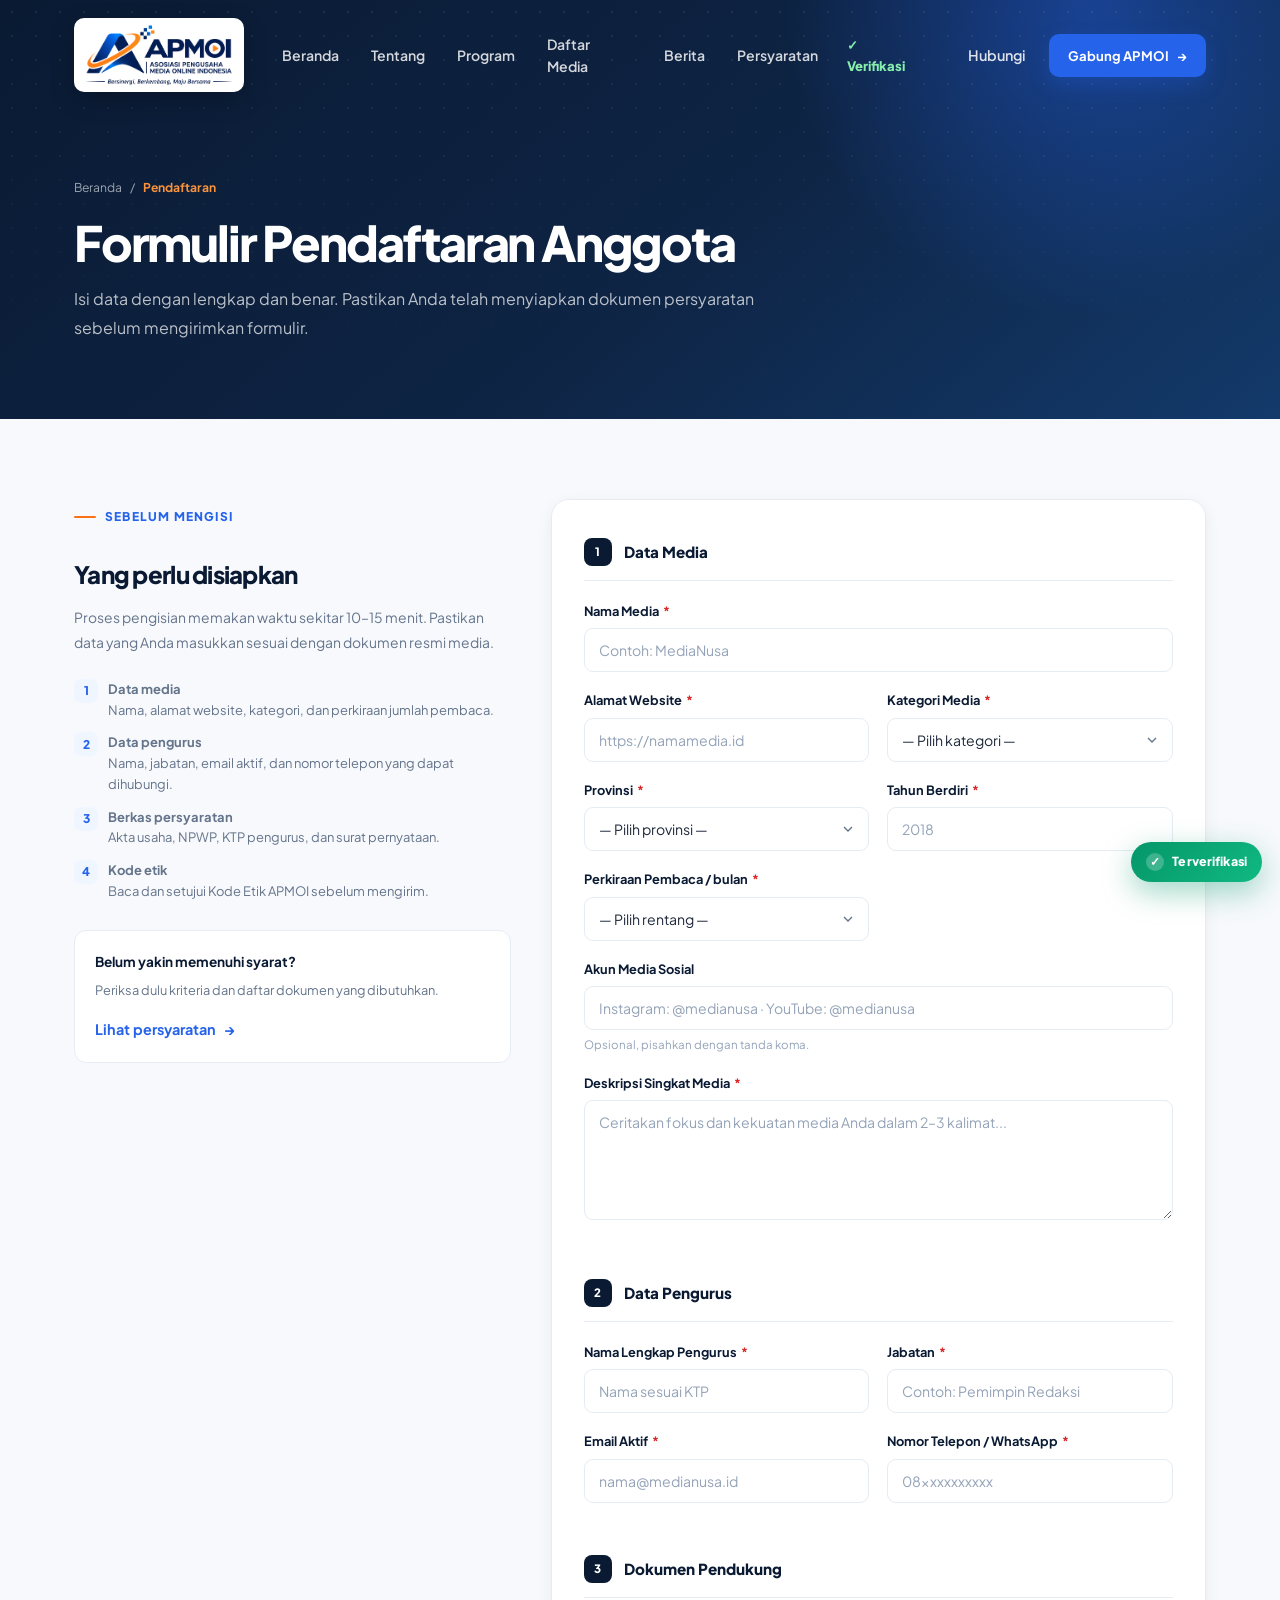
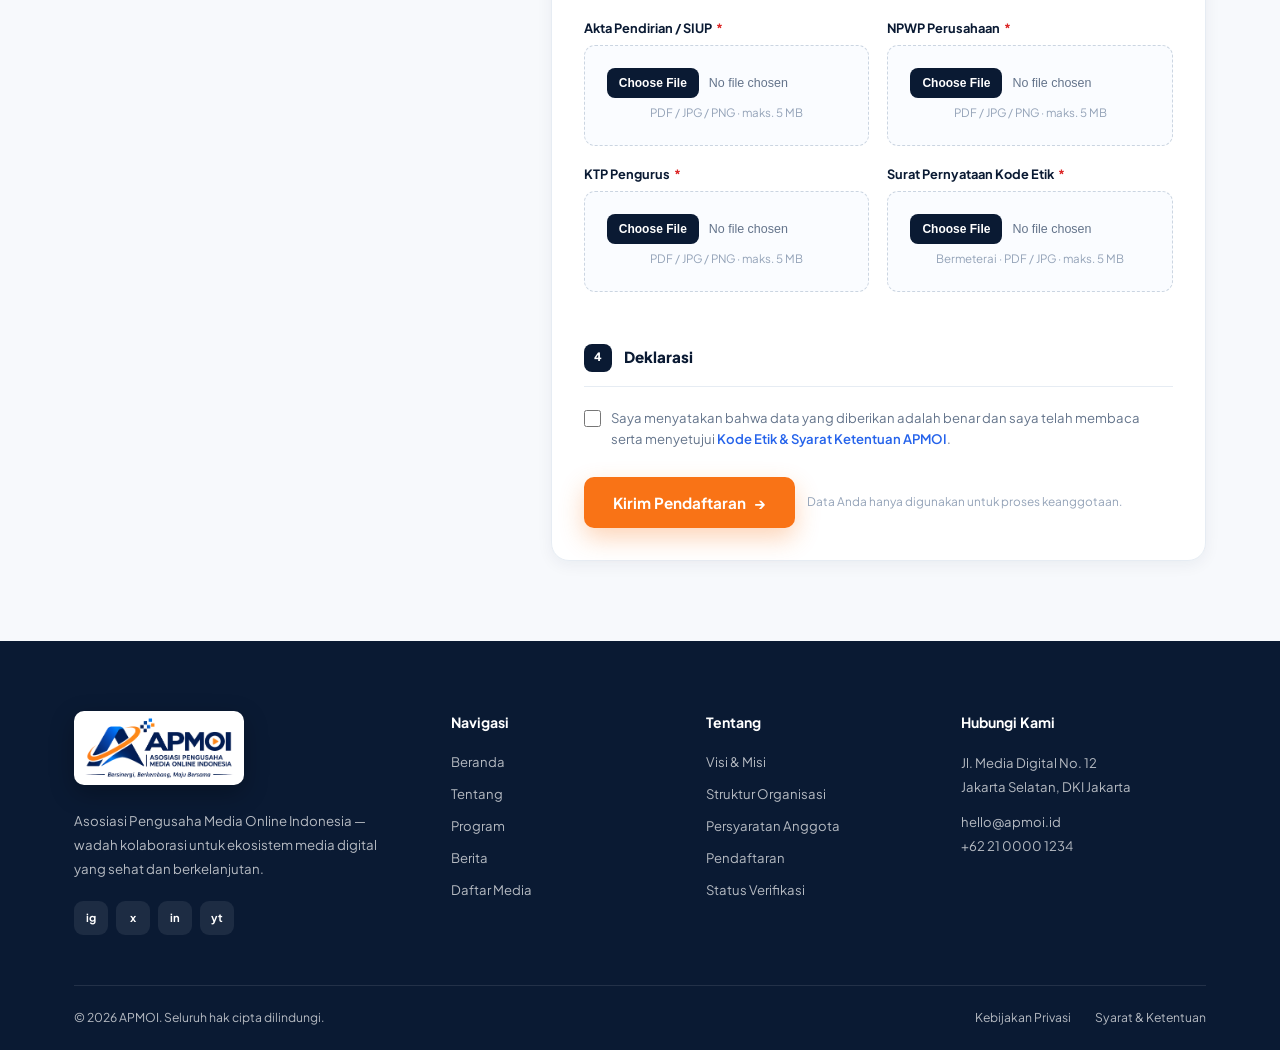
<file: pendaftaran.html>
<!DOCTYPE html>
<html lang="id">
<head>
  <meta charset="UTF-8" />
  <meta name="viewport" content="width=device-width, initial-scale=1.0" />
  <meta name="description" content="Formulir pendaftaran keanggotaan APMOI." />
  <title>Pendaftaran Anggota — APMOI</title>
  <link rel="preload" as="image" href="assets/apmoi-logo-transparent.png" />
  <link rel="preconnect" href="https://fonts.googleapis.com" />
  <link rel="preconnect" href="https://fonts.gstatic.com" crossorigin />
  <link href="https://fonts.googleapis.com/css2?family=Plus+Jakarta+Sans:wght@400;500;600;700;800&display=swap" rel="stylesheet" />
  <link rel="stylesheet" href="css/style.css" />
  <link rel="manifest" href="manifest.webmanifest" />
  <meta name="theme-color" content="#0a1a33" />
  <meta name="mobile-web-app-capable" content="yes" />
  <link rel="apple-touch-icon" href="assets/icon-192.png" />
</head>
<body data-page="pendaftaran">
  <header class="site-header" id="header">
    <div class="container header-inner">
      <a href="index.html" class="brand" aria-label="APMOI Beranda">
        <span class="brand-plate"><img src="assets/apmoi-logo-transparent.png" alt="APMOI — Asosiasi Pengusaha Media Online Indonesia" class="brand-logo" width="722" height="300" /></span>
      </a>
      <nav class="nav" id="nav" aria-label="Navigasi utama">
        <a href="index.html" class="nav-link" data-nav="home">Beranda</a>
        <a href="tentang.html" class="nav-link" data-nav="tentang">Tentang</a>
        <a href="program.html" class="nav-link" data-nav="program">Program</a>
        <a href="daftar-media.html" class="nav-link" data-nav="media">Daftar Media</a>
        <a href="berita.html" class="nav-link" data-nav="berita">Berita</a>
        <a href="persyaratan.html" class="nav-link" data-nav="persyaratan">Persyaratan</a>
      </nav>
      <div class="header-actions">
        <a href="kontak.html" class="btn btn-ghost">Hubungi</a>
        <a href="pendaftaran.html" class="btn btn-primary btn-sm">Gabung APMOI <span aria-hidden="true">→</span></a>
      </div>
      <button class="menu-toggle" id="menuToggle" aria-label="Buka menu" aria-expanded="false"><span></span><span></span><span></span></button>
    </div>
  </header>
  <main>
    <section class="page-hero">
      <div class="container">
        <div class="breadcrumb"><a href="index.html">Beranda</a><span>/</span><span>Pendaftaran</span></div>
        <h1>Formulir Pendaftaran Anggota</h1>
        <p>Isi data dengan lengkap dan benar. Pastikan Anda telah menyiapkan dokumen persyaratan sebelum mengirimkan formulir.</p>
        
      </div>
    </section>
    <section class="page-section tint">
      <div class="container">
        <div class="form-layout">
          <aside class="form-side reveal">
            <div class="section-tag"><span></span> Sebelum mengisi</div>
            <h2>Yang perlu disiapkan</h2>
            <p>Proses pengisian memakan waktu sekitar 10–15 menit. Pastikan data yang Anda masukkan sesuai dengan dokumen resmi media.</p>
            <ul class="form-tips">
              <li><span>1</span><div><strong>Data media</strong><br />Nama, alamat website, kategori, dan perkiraan jumlah pembaca.</div></li>
              <li><span>2</span><div><strong>Data pengurus</strong><br />Nama, jabatan, email aktif, dan nomor telepon yang dapat dihubungi.</div></li>
              <li><span>3</span><div><strong>Berkas persyaratan</strong><br />Akta usaha, NPWP, KTP pengurus, dan surat pernyataan.</div></li>
              <li><span>4</span><div><strong>Kode etik</strong><br />Baca dan setujui Kode Etik APMOI sebelum mengirim.</div></li>
            </ul>
            <div style="margin-top:28px;padding:20px;background:#fff;border:1px solid var(--border);border-radius:12px">
              <h4 style="font-size:.85rem;color:var(--navy);margin-bottom:8px">Belum yakin memenuhi syarat?</h4>
              <p style="font-size:.8rem;color:var(--muted);line-height:1.7;margin-bottom:14px">Periksa dulu kriteria dan daftar dokumen yang dibutuhkan.</p>
              <a href="persyaratan.html" class="link-arrow" style="margin-top:0">Lihat persyaratan <span>→</span></a>
            </div>
          </aside>

          <div>
            <form class="form-card reveal" id="pendaftaranForm" data-validate="pendaftaran" novalidate>
              <h3 class="form-section-title"><span>1</span> Data Media</h3>
              <div class="form-grid">
                <div class="field full"><label class="field-label" for="nama_media">Nama Media <span class="req">*</span></label><input id="nama_media" name="nama_media" type="text" placeholder="Contoh: MediaNusa" data-rule="required|min3" data-error="Nama media wajib diisi (minimal 3 karakter)." /><span class="error-msg"></span></div>
                <div class="field"><label class="field-label" for="website">Alamat Website <span class="req">*</span></label><input id="website" name="website" type="url" placeholder="https://namamedia.id" data-rule="required|url" data-error="Gunakan format https://namamedia.id" /><span class="error-msg"></span></div>
                <div class="field"><label class="field-label" for="kategori_media">Kategori Media <span class="req">*</span></label><select id="kategori_media" name="kategori_media" data-rule="required" data-error="Pilih kategori media."><option value="">— Pilih kategori —</option><option>Umum</option><option>Teknologi</option><option>Bisnis</option><option>Daerah</option><option>Gaya Hidup</option><option>Olahraga</option><option>Pendidikan</option><option>Kesehatan</option><option>Otomotif</option><option>Hiburan</option><option>Lingkungan</option></select><span class="error-msg"></span></div>
                <div class="field"><label class="field-label" for="provinsi_media">Provinsi <span class="req">*</span></label><select id="provinsi_media" name="provinsi_media" data-rule="required" data-error="Pilih provinsi."><option value="">— Pilih provinsi —</option><option>DKI Jakarta</option><option>Jawa Barat</option><option>Jawa Timur</option><option>Jawa Tengah</option><option>Yogyakarta</option><option>Sumatera Utara</option><option>Bali</option><option>Sulawesi Selatan</option><option>Kalimantan Timur</option></select><span class="error-msg"></span></div>
                <div class="field"><label class="field-label" for="tahun">Tahun Berdiri <span class="req">*</span></label><input id="tahun" name="tahun" type="number" min="1990" max="2026" placeholder="2018" data-rule="required" data-error="Tahun berdiri wajib diisi." /><span class="error-msg"></span></div>
                <div class="field"><label class="field-label" for="pembaca">Perkiraan Pembaca / bulan <span class="req">*</span></label><select id="pembaca" name="pembaca" data-rule="required" data-error="Pilih rentang pembaca."><option value="">— Pilih rentang —</option><option>&lt; 5.000</option><option>5.000 – 100.000</option><option>100.000 – 1.000.000</option><option>&gt; 1.000.000</option></select><span class="error-msg"></span></div>
                <div class="field full"><label class="field-label" for="sosmed">Akun Media Sosial</label><input id="sosmed" name="sosmed" type="text" placeholder="Instagram: @medianusa · YouTube: @medianusa" /><div class="field-hint">Opsional, pisahkan dengan tanda koma.</div></div>
                <div class="field full"><label class="field-label" for="deskripsi">Deskripsi Singkat Media <span class="req">*</span></label><textarea id="deskripsi" name="deskripsi" placeholder="Ceritakan fokus dan kekuatan media Anda dalam 2–3 kalimat..." data-rule="required|min3" data-error="Deskripsi wajib diisi."></textarea><span class="error-msg"></span></div>
              </div>

              <h3 class="form-section-title"><span>2</span> Data Pengurus</h3>
              <div class="form-grid">
                <div class="field"><label class="field-label" for="nama">Nama Lengkap Pengurus <span class="req">*</span></label><input id="nama" name="nama" type="text" placeholder="Nama sesuai KTP" data-rule="required|min3" data-error="Nama pengurus wajib diisi." /><span class="error-msg"></span></div>
                <div class="field"><label class="field-label" for="jabatan">Jabatan <span class="req">*</span></label><input id="jabatan" name="jabatan" type="text" placeholder="Contoh: Pemimpin Redaksi" data-rule="required" data-error="Jabatan wajib diisi." /><span class="error-msg"></span></div>
                <div class="field"><label class="field-label" for="email">Email Aktif <span class="req">*</span></label><input id="email" name="email" type="email" placeholder="nama@medianusa.id" data-rule="required|email" data-error="Masukkan alamat email yang valid." /><span class="error-msg"></span></div>
                <div class="field"><label class="field-label" for="telepon">Nomor Telepon / WhatsApp <span class="req">*</span></label><input id="telepon" name="telepon" type="tel" placeholder="08xxxxxxxxxx" data-rule="required" data-error="Nomor telepon wajib diisi." /><span class="error-msg"></span></div>
              </div>

              <h3 class="form-section-title"><span>3</span> Dokumen Pendukung</h3>
              <div class="form-grid">
                <div class="field"><label class="field-label" for="akta">Akta Pendirian / SIUP <span class="req">*</span></label><div class="file-drop"><input id="akta" name="akta" type="file" accept=".pdf,.jpg,.jpeg,.png" data-rule="required" data-error="Berkas akta wajib diunggah." /><div class="field-hint">PDF / JPG / PNG · maks. 5 MB</div></div><span class="error-msg"></span></div>
                <div class="field"><label class="field-label" for="npwp">NPWP Perusahaan <span class="req">*</span></label><div class="file-drop"><input id="npwp" name="npwp" type="file" accept=".pdf,.jpg,.jpeg,.png" data-rule="required" data-error="Berkas NPWP wajib diunggah." /><div class="field-hint">PDF / JPG / PNG · maks. 5 MB</div></div><span class="error-msg"></span></div>
                <div class="field"><label class="field-label" for="ktp">KTP Pengurus <span class="req">*</span></label><div class="file-drop"><input id="ktp" name="ktp" type="file" accept=".pdf,.jpg,.jpeg,.png" data-rule="required" data-error="Berkas KTP wajib diunggah." /><div class="field-hint">PDF / JPG / PNG · maks. 5 MB</div></div><span class="error-msg"></span></div>
                <div class="field"><label class="field-label" for="pernyataan">Surat Pernyataan Kode Etik <span class="req">*</span></label><div class="file-drop"><input id="pernyataan" name="pernyataan" type="file" accept=".pdf,.jpg,.jpeg,.png" data-rule="required" data-error="Surat pernyataan wajib diunggah." /><div class="field-hint">Bermeterai · PDF / JPG · maks. 5 MB</div></div><span class="error-msg"></span></div>
              </div>

              <h3 class="form-section-title"><span>4</span> Deklarasi</h3>
              <div class="field">
                <label class="check-row"><input type="checkbox" name="setuju" data-rule="required" data-error="Anda harus menyetujui deklarasi." /><span>Saya menyatakan bahwa data yang diberikan adalah benar dan saya telah membaca serta menyetujui <a href="kebijakan.html#syarat">Kode Etik & Syarat Ketentuan APMOI</a>.</span></label>
                <span class="error-msg"></span>
              </div>
              <div class="form-actions">
                <button type="submit" class="btn btn-accent btn-lg">Kirim Pendaftaran <span>→</span></button>
                <span class="note">Data Anda hanya digunakan untuk proses keanggotaan.</span>
              </div>
            </form>

            <div class="form-success" id="formSuccess">
              <div class="success-icon">✓</div>
              <h2>Pendaftaran Berhasil Dikirim</h2>
              <p>Terima kasih, <strong id="successName">Anda</strong>. Tim sekretariat APMOI akan memeriksa berkas dan menghubungi Anda melalui email dalam 3–5 hari kerja.</p>
              <div class="reg-id">Kode Pendaftaran: <span id="successCode">APM-2026-000000</span></div>
              <div style="margin-top:26px;display:flex;gap:10px;justify-content:center;flex-wrap:wrap">
                <a href="daftar-media.html" class="btn btn-primary">Lihat Daftar Media</a>
                <a href="index.html" class="btn btn-ghost">Kembali ke Beranda</a>
              </div>
            </div>
          </div>
        </div>
      </div>
    </section>
  </main>
  <footer class="site-footer" id="kontak">
    <div class="container">
      <div class="footer-grid">
        <div class="footer-brand">
          <a href="index.html" class="brand">
            <span class="brand-plate"><img src="assets/apmoi-logo-transparent.png" alt="APMOI" class="brand-logo" width="722" height="300" /></span>
          </a>
          <p>Asosiasi Pengusaha Media Online Indonesia — wadah kolaborasi untuk ekosistem media digital yang sehat dan berkelanjutan.</p>
          <div class="socials">
            <a href="https://instagram.com" target="_blank" rel="noopener" aria-label="Instagram">ig</a>
            <a href="https://x.com" target="_blank" rel="noopener" aria-label="Twitter">x</a>
            <a href="https://linkedin.com" target="_blank" rel="noopener" aria-label="LinkedIn">in</a>
            <a href="https://youtube.com" target="_blank" rel="noopener" aria-label="YouTube">yt</a>
          </div>
        </div>
        <div class="footer-col">
          <h4>Navigasi</h4>
          <a href="index.html">Beranda</a>
          <a href="tentang.html">Tentang</a>
          <a href="program.html">Program</a>
          <a href="berita.html">Berita</a>
          <a href="daftar-media.html">Daftar Media</a>
        </div>
        <div class="footer-col">
          <h4>Tentang</h4>
          <a href="tentang.html#visi-misi">Visi & Misi</a>
          <a href="tentang.html#struktur">Struktur Organisasi</a>
          <a href="persyaratan.html">Persyaratan Anggota</a>
          <a href="pendaftaran.html">Pendaftaran</a>
        </div>
        <div class="footer-col">
          <h4>Hubungi Kami</h4>
          <p>Jl. Media Digital No. 12<br />Jakarta Selatan, DKI Jakarta</p>
          <p>hello@apmoi.id<br />+62 21 0000 1234</p>
        </div>
      </div>
      <div class="footer-bottom">
        <p>© 2026 APMOI. Seluruh hak cipta dilindungi.</p>
        <div><a href="kebijakan.html">Kebijakan Privasi</a><a href="kebijakan.html#syarat">Syarat & Ketentuan</a></div>
      </div>
    </div>
  </footer>
  <script src="js/main.js"></script>
  <script src="js/pages.js"></script>
  <script>
    if ("serviceWorker" in navigator) {
      window.addEventListener("load", () => navigator.serviceWorker.register("sw.js").catch(() => {}));
    }
  </script>
</body>
</html>
</file>
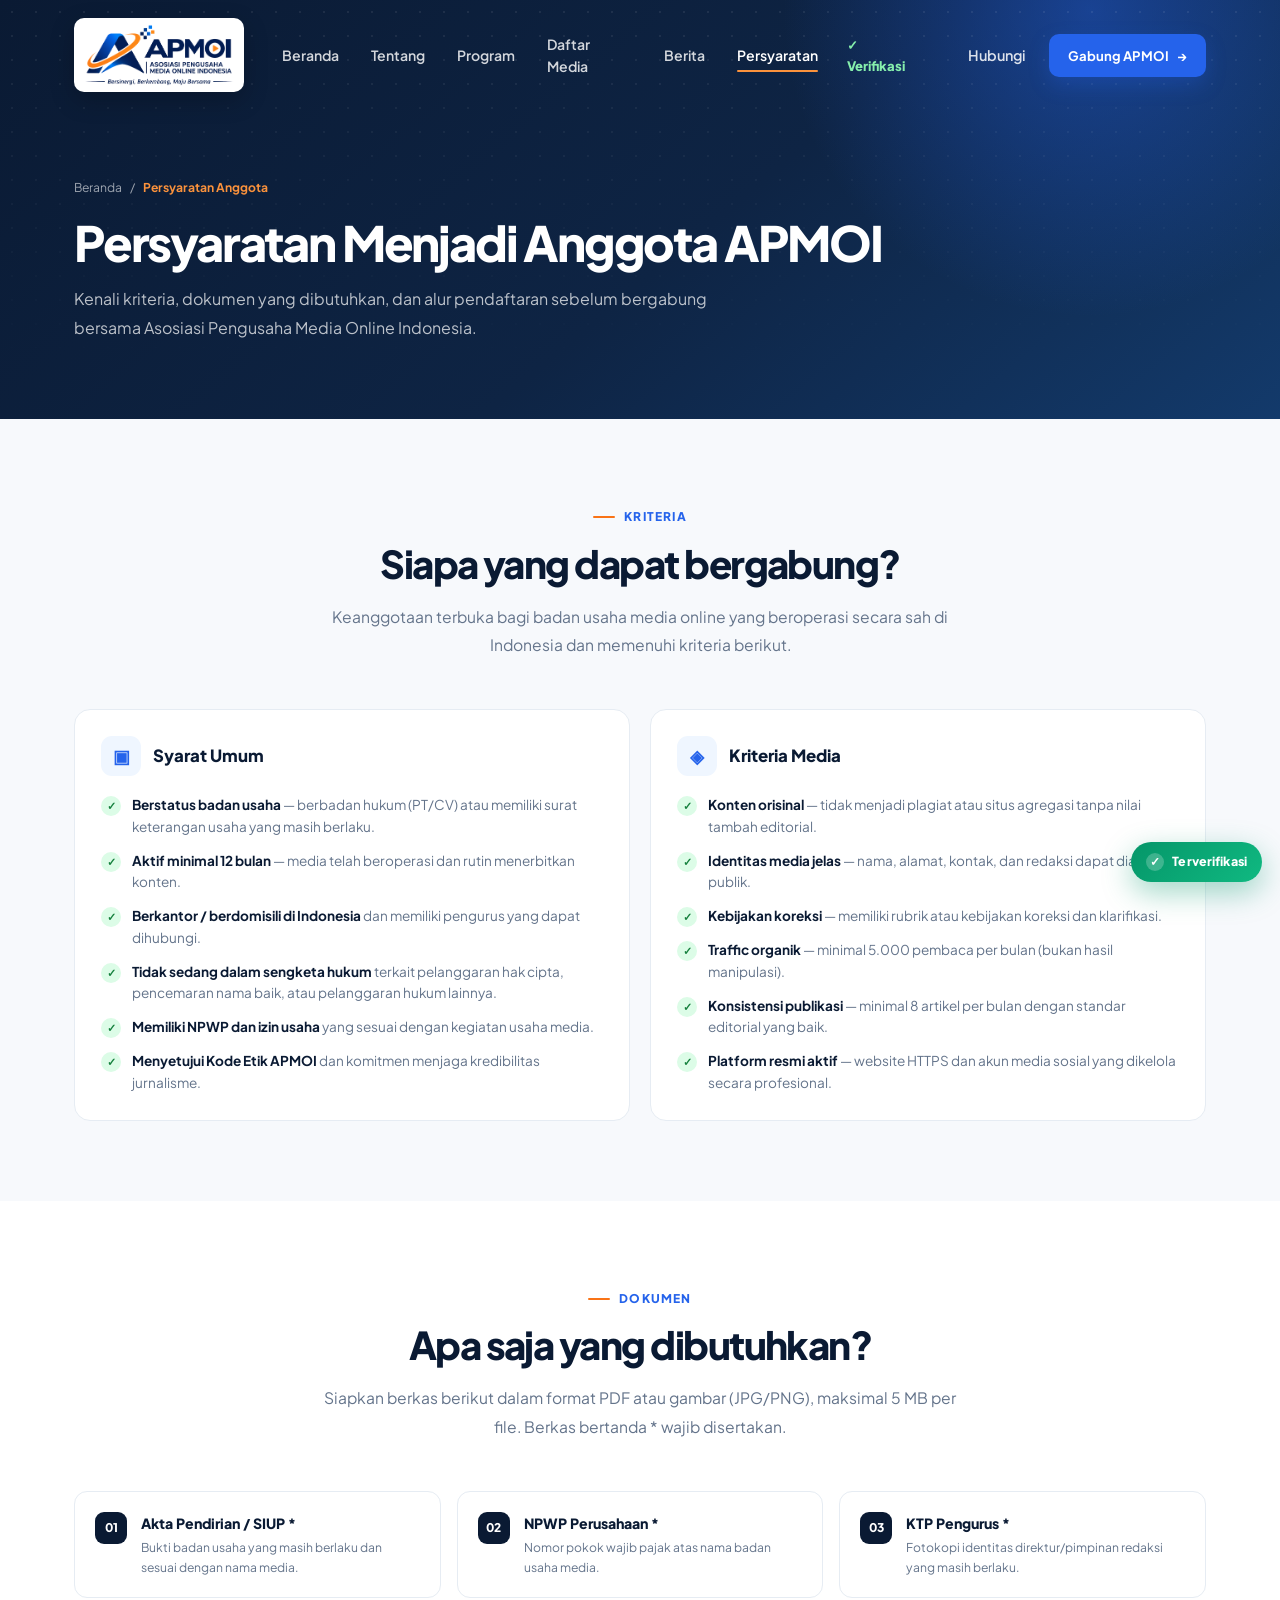
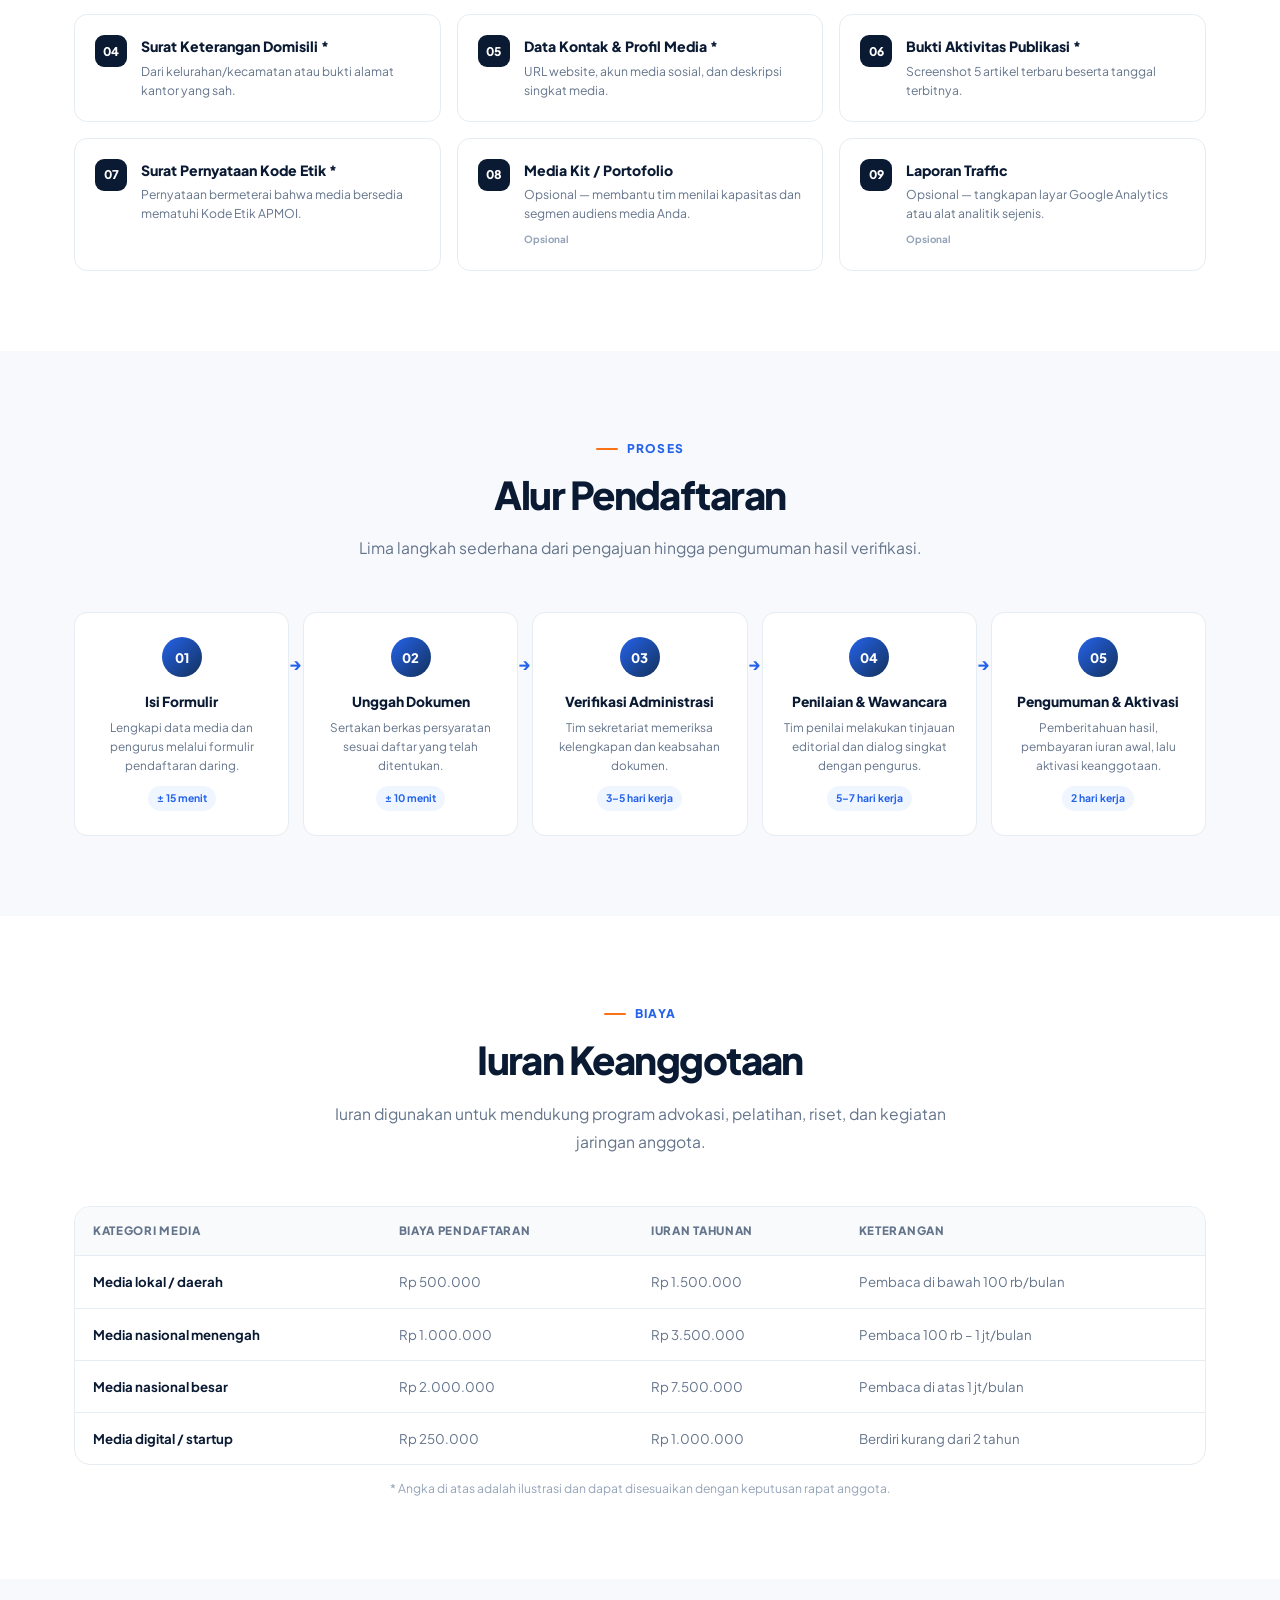
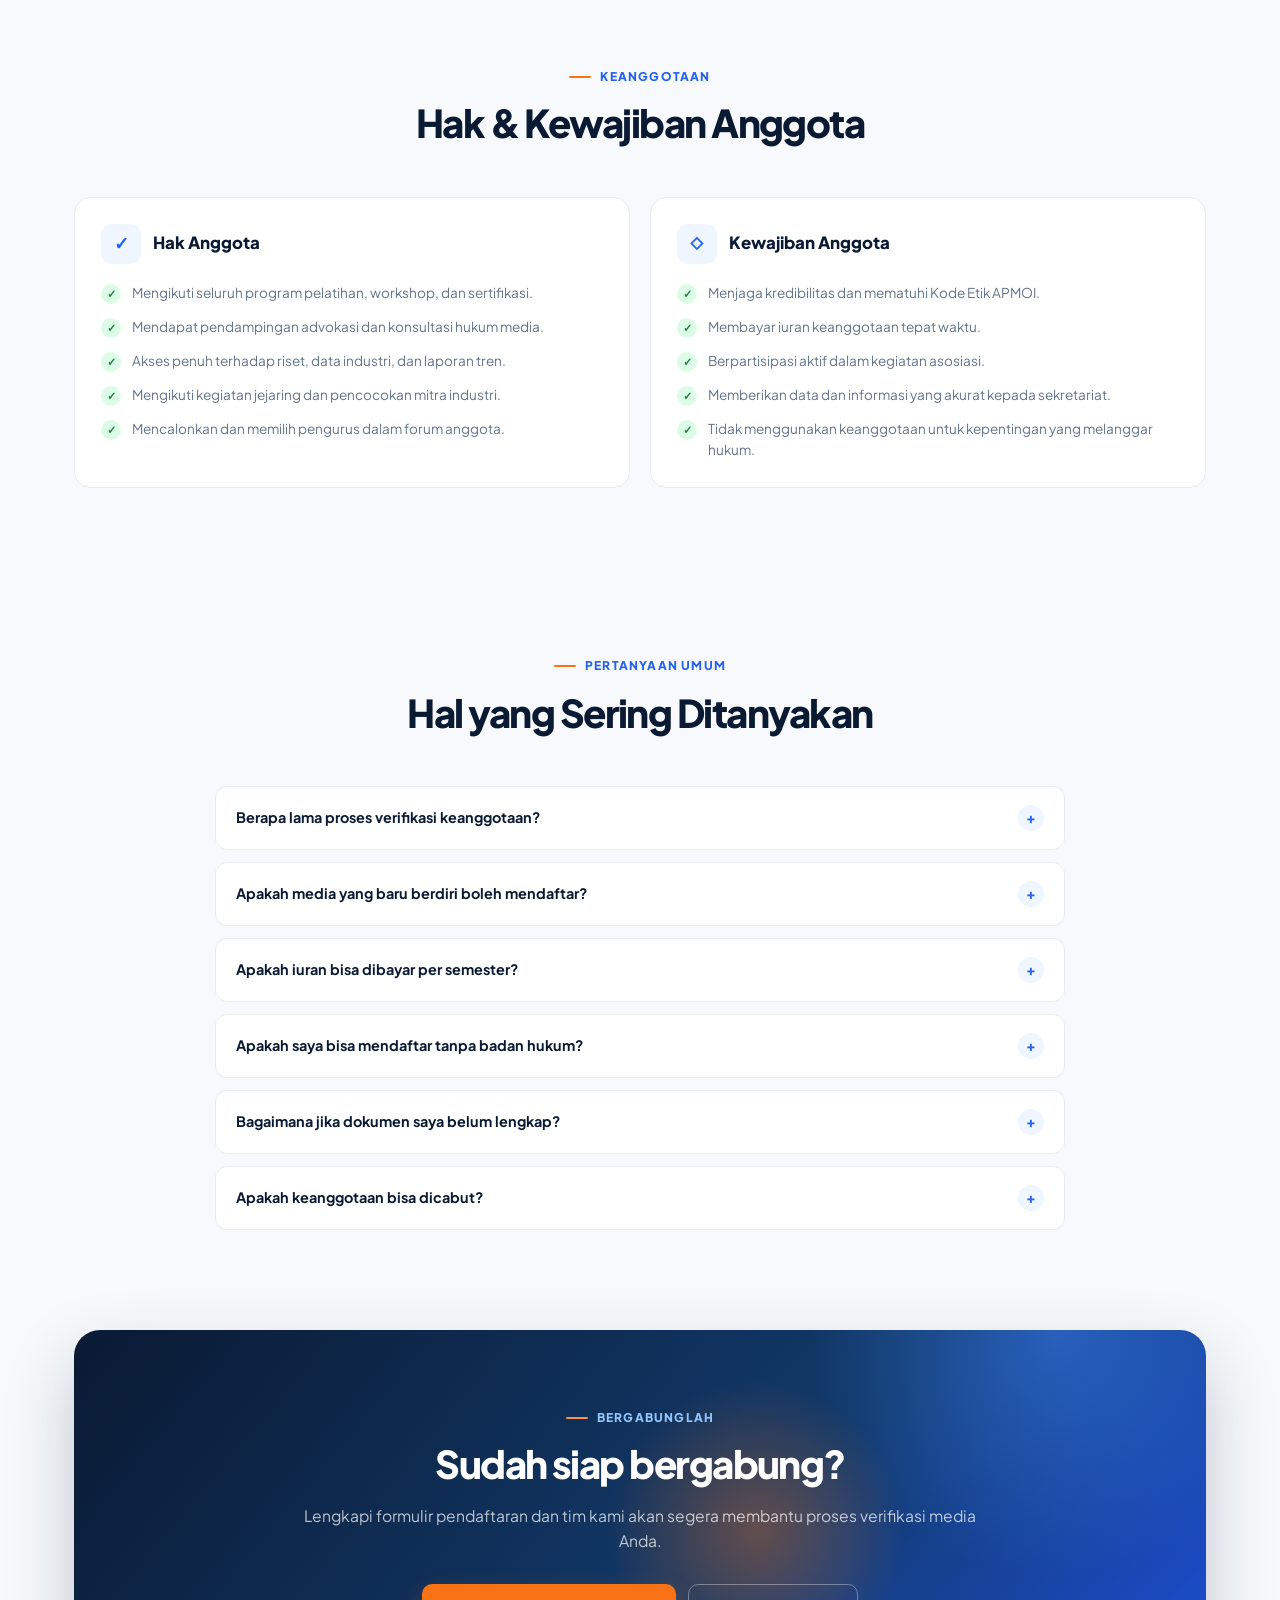
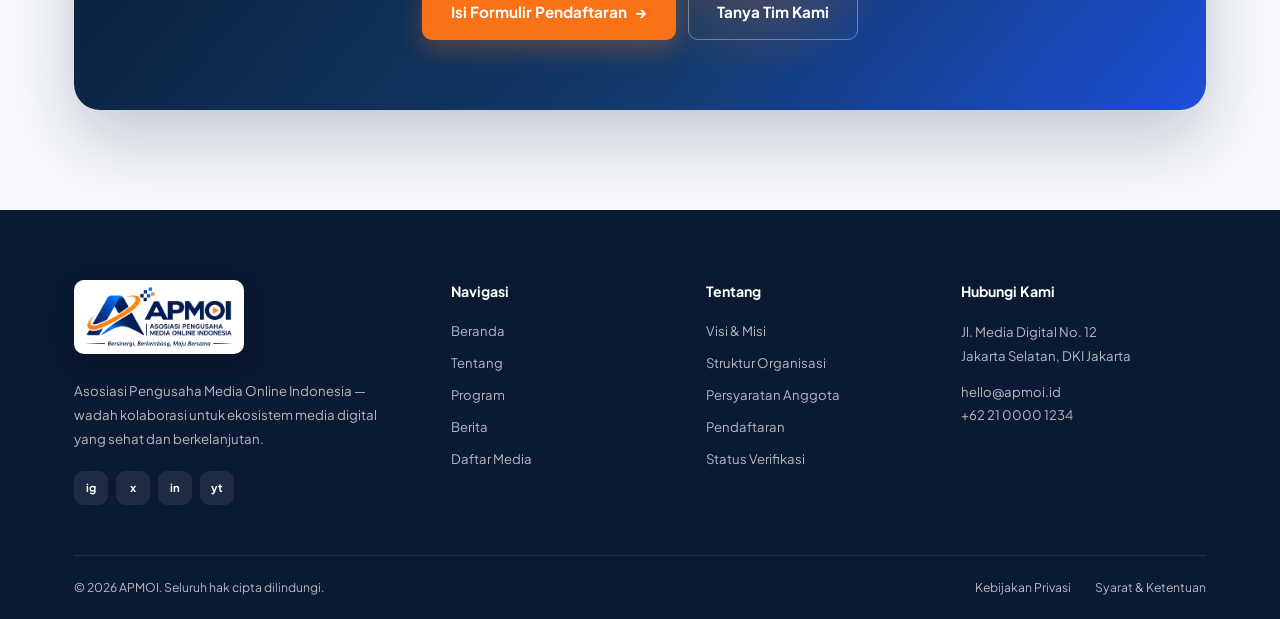
<file: persyaratan.html>
<!DOCTYPE html>
<html lang="id">
<head>
  <meta charset="UTF-8" />
  <meta name="viewport" content="width=device-width, initial-scale=1.0" />
  <meta name="description" content="Syarat, dokumen, alur, dan biaya menjadi anggota APMOI." />
  <title>Persyaratan Anggota — APMOI</title>
  <link rel="preload" as="image" href="assets/apmoi-logo-transparent.png" />
  <link rel="preconnect" href="https://fonts.googleapis.com" />
  <link rel="preconnect" href="https://fonts.gstatic.com" crossorigin />
  <link href="https://fonts.googleapis.com/css2?family=Plus+Jakarta+Sans:wght@400;500;600;700;800&display=swap" rel="stylesheet" />
  <link rel="stylesheet" href="css/style.css" />
  <link rel="manifest" href="manifest.webmanifest" />
  <meta name="theme-color" content="#0a1a33" />
  <meta name="mobile-web-app-capable" content="yes" />
  <link rel="apple-touch-icon" href="assets/icon-192.png" />
</head>
<body data-page="persyaratan">
  <header class="site-header" id="header">
    <div class="container header-inner">
      <a href="index.html" class="brand" aria-label="APMOI Beranda">
        <span class="brand-plate"><img src="assets/apmoi-logo-transparent.png" alt="APMOI — Asosiasi Pengusaha Media Online Indonesia" class="brand-logo" width="722" height="300" /></span>
      </a>
      <nav class="nav" id="nav" aria-label="Navigasi utama">
        <a href="index.html" class="nav-link" data-nav="home">Beranda</a>
        <a href="tentang.html" class="nav-link" data-nav="tentang">Tentang</a>
        <a href="program.html" class="nav-link" data-nav="program">Program</a>
        <a href="daftar-media.html" class="nav-link" data-nav="media">Daftar Media</a>
        <a href="berita.html" class="nav-link" data-nav="berita">Berita</a>
        <a href="persyaratan.html" class="nav-link" data-nav="persyaratan">Persyaratan</a>
      </nav>
      <div class="header-actions">
        <a href="kontak.html" class="btn btn-ghost">Hubungi</a>
        <a href="pendaftaran.html" class="btn btn-primary btn-sm">Gabung APMOI <span aria-hidden="true">→</span></a>
      </div>
      <button class="menu-toggle" id="menuToggle" aria-label="Buka menu" aria-expanded="false"><span></span><span></span><span></span></button>
    </div>
  </header>
  <main>
    <section class="page-hero">
      <div class="container">
        <div class="breadcrumb"><a href="index.html">Beranda</a><span>/</span><span>Persyaratan Anggota</span></div>
        <h1>Persyaratan Menjadi Anggota APMOI</h1>
        <p>Kenali kriteria, dokumen yang dibutuhkan, dan alur pendaftaran sebelum bergabung bersama Asosiasi Pengusaha Media Online Indonesia.</p>
        
      </div>
    </section>
    <section class="page-section">
      <div class="container">
        <div class="section-head center"><div class="section-tag reveal"><span></span> Kriteria</div><h2 class="section-title reveal">Siapa yang dapat bergabung?</h2><p class="section-desc reveal">Keanggotaan terbuka bagi badan usaha media online yang beroperasi secara sah di Indonesia dan memenuhi kriteria berikut.</p></div>
        <div class="req-grid">
          <div class="req-card reveal">
            <h3><span class="req-icon">▣</span> Syarat Umum</h3>
            <ul class="check-list">
              <li><span><strong>Berstatus badan usaha</strong> — berbadan hukum (PT/CV) atau memiliki surat keterangan usaha yang masih berlaku.</span></li>
              <li><span><strong>Aktif minimal 12 bulan</strong> — media telah beroperasi dan rutin menerbitkan konten.</span></li>
              <li><span><strong>Berkantor / berdomisili di Indonesia</strong> dan memiliki pengurus yang dapat dihubungi.</span></li>
              <li><span><strong>Tidak sedang dalam sengketa hukum</strong> terkait pelanggaran hak cipta, pencemaran nama baik, atau pelanggaran hukum lainnya.</span></li>
              <li><span><strong>Memiliki NPWP dan izin usaha</strong> yang sesuai dengan kegiatan usaha media.</span></li>
              <li><span><strong>Menyetujui Kode Etik APMOI</strong> dan komitmen menjaga kredibilitas jurnalisme.</span></li>
            </ul>
          </div>
          <div class="req-card reveal">
            <h3><span class="req-icon">◈</span> Kriteria Media</h3>
            <ul class="check-list">
              <li><span><strong>Konten orisinal</strong> — tidak menjadi plagiat atau situs agregasi tanpa nilai tambah editorial.</span></li>
              <li><span><strong>Identitas media jelas</strong> — nama, alamat, kontak, dan redaksi dapat diakses publik.</span></li>
              <li><span><strong>Kebijakan koreksi</strong> — memiliki rubrik atau kebijakan koreksi dan klarifikasi.</span></li>
              <li><span><strong>Traffic organik</strong> — minimal 5.000 pembaca per bulan (bukan hasil manipulasi).</span></li>
              <li><span><strong>Konsistensi publikasi</strong> — minimal 8 artikel per bulan dengan standar editorial yang baik.</span></li>
              <li><span><strong>Platform resmi aktif</strong> — website HTTPS dan akun media sosial yang dikelola secara profesional.</span></li>
            </ul>
          </div>
        </div>
      </div>
    </section>
    <section class="page-section alt">
      <div class="container">
        <div class="section-head center"><div class="section-tag reveal"><span></span> Dokumen</div><h2 class="section-title reveal">Apa saja yang dibutuhkan?</h2><p class="section-desc reveal">Siapkan berkas berikut dalam format PDF atau gambar (JPG/PNG), maksimal 5 MB per file. Berkas bertanda * wajib disertakan.</p></div>
        <div class="doc-grid">
          <div class="doc-item reveal"><span class="doc-num">01</span><div><h4>Akta Pendirian / SIUP *</h4><p>Bukti badan usaha yang masih berlaku dan sesuai dengan nama media.</p></div></div>
          <div class="doc-item reveal"><span class="doc-num">02</span><div><h4>NPWP Perusahaan *</h4><p>Nomor pokok wajib pajak atas nama badan usaha media.</p></div></div>
          <div class="doc-item reveal"><span class="doc-num">03</span><div><h4>KTP Pengurus *</h4><p>Fotokopi identitas direktur/pimpinan redaksi yang masih berlaku.</p></div></div>
          <div class="doc-item reveal"><span class="doc-num">04</span><div><h4>Surat Keterangan Domisili *</h4><p>Dari kelurahan/kecamatan atau bukti alamat kantor yang sah.</p></div></div>
          <div class="doc-item reveal"><span class="doc-num">05</span><div><h4>Data Kontak & Profil Media *</h4><p>URL website, akun media sosial, dan deskripsi singkat media.</p></div></div>
          <div class="doc-item reveal"><span class="doc-num">06</span><div><h4>Bukti Aktivitas Publikasi *</h4><p>Screenshot 5 artikel terbaru beserta tanggal terbitnya.</p></div></div>
          <div class="doc-item reveal"><span class="doc-num">07</span><div><h4>Surat Pernyataan Kode Etik *</h4><p>Pernyataan bermeterai bahwa media bersedia mematuhi Kode Etik APMOI.</p></div></div>
          <div class="doc-item reveal"><span class="doc-num">08</span><div><h4>Media Kit / Portofolio</h4><p>Opsional — membantu tim menilai kapasitas dan segmen audiens media Anda.</p><span class="doc-optional">Opsional</span></div></div>
          <div class="doc-item reveal"><span class="doc-num">09</span><div><h4>Laporan Traffic</h4><p>Opsional — tangkapan layar Google Analytics atau alat analitik sejenis.</p><span class="doc-optional">Opsional</span></div></div>
        </div>
      </div>
    </section>
    <section class="page-section tint">
      <div class="container">
        <div class="section-head center"><div class="section-tag reveal"><span></span> Proses</div><h2 class="section-title reveal">Alur Pendaftaran</h2><p class="section-desc reveal">Lima langkah sederhana dari pengajuan hingga pengumuman hasil verifikasi.</p></div>
        <div class="steps">
          <div class="step reveal"><h4>Isi Formulir</h4><p>Lengkapi data media dan pengurus melalui formulir pendaftaran daring.</p><span class="step-time">± 15 menit</span></div>
          <div class="step reveal"><h4>Unggah Dokumen</h4><p>Sertakan berkas persyaratan sesuai daftar yang telah ditentukan.</p><span class="step-time">± 10 menit</span></div>
          <div class="step reveal"><h4>Verifikasi Administrasi</h4><p>Tim sekretariat memeriksa kelengkapan dan keabsahan dokumen.</p><span class="step-time">3–5 hari kerja</span></div>
          <div class="step reveal"><h4>Penilaian & Wawancara</h4><p>Tim penilai melakukan tinjauan editorial dan dialog singkat dengan pengurus.</p><span class="step-time">5–7 hari kerja</span></div>
          <div class="step reveal"><h4>Pengumuman & Aktivasi</h4><p>Pemberitahuan hasil, pembayaran iuran awal, lalu aktivasi keanggotaan.</p><span class="step-time">2 hari kerja</span></div>
        </div>
      </div>
    </section>
    <section class="page-section alt">
      <div class="container">
        <div class="section-head center"><div class="section-tag reveal"><span></span> Biaya</div><h2 class="section-title reveal">Iuran Keanggotaan</h2><p class="section-desc reveal">Iuran digunakan untuk mendukung program advokasi, pelatihan, riset, dan kegiatan jaringan anggota.</p></div>
        <div class="table-wrap reveal">
          <table class="data-table">
            <thead><tr><th>Kategori Media</th><th>Biaya Pendaftaran</th><th>Iuran Tahunan</th><th>Keterangan</th></tr></thead>
            <tbody>
              <tr><td>Media lokal / daerah</td><td>Rp 500.000</td><td>Rp 1.500.000</td><td>Pembaca di bawah 100 rb/bulan</td></tr>
              <tr><td>Media nasional menengah</td><td>Rp 1.000.000</td><td>Rp 3.500.000</td><td>Pembaca 100 rb – 1 jt/bulan</td></tr>
              <tr><td>Media nasional besar</td><td>Rp 2.000.000</td><td>Rp 7.500.000</td><td>Pembaca di atas 1 jt/bulan</td></tr>
              <tr><td>Media digital / startup</td><td>Rp 250.000</td><td>Rp 1.000.000</td><td>Berdiri kurang dari 2 tahun</td></tr>
            </tbody>
          </table>
        </div>
        <p style="text-align:center;font-size:.76rem;color:var(--muted-light);margin-top:14px">* Angka di atas adalah ilustrasi dan dapat disesuaikan dengan keputusan rapat anggota.</p>
      </div>
    </section>
    <section class="page-section tint">
      <div class="container">
        <div class="section-head center"><div class="section-tag reveal"><span></span> Keanggotaan</div><h2 class="section-title reveal">Hak & Kewajiban Anggota</h2></div>
        <div class="req-grid">
          <div class="req-card reveal"><h3><span class="req-icon">✓</span> Hak Anggota</h3>
            <ul class="check-list">
              <li>Mengikuti seluruh program pelatihan, workshop, dan sertifikasi.</li>
              <li>Mendapat pendampingan advokasi dan konsultasi hukum media.</li>
              <li>Akses penuh terhadap riset, data industri, dan laporan tren.</li>
              <li>Mengikuti kegiatan jejaring dan pencocokan mitra industri.</li>
              <li>Mencalonkan dan memilih pengurus dalam forum anggota.</li>
            </ul>
          </div>
          <div class="req-card reveal"><h3><span class="req-icon">◇</span> Kewajiban Anggota</h3>
            <ul class="check-list">
              <li>Menjaga kredibilitas dan mematuhi Kode Etik APMOI.</li>
              <li>Membayar iuran keanggotaan tepat waktu.</li>
              <li>Berpartisipasi aktif dalam kegiatan asosiasi.</li>
              <li>Memberikan data dan informasi yang akurat kepada sekretariat.</li>
              <li>Tidak menggunakan keanggotaan untuk kepentingan yang melanggar hukum.</li>
            </ul>
          </div>
        </div>
      </div>
    </section>
    <section class="page-section">
      <div class="container">
        <div class="section-head center"><div class="section-tag reveal"><span></span> Pertanyaan Umum</div><h2 class="section-title reveal">Hal yang Sering Ditanyakan</h2></div>
        <div class="faq">
          <details class="reveal"><summary>Berapa lama proses verifikasi keanggotaan?</summary><div class="faq-a">Rata-rata 10–15 hari kerja sejak dokumen lengkap diterima. Kami akan mengirimkan notifikasi pada setiap tahap proses melalui email.</div></details>
          <details class="reveal"><summary>Apakah media yang baru berdiri boleh mendaftar?</summary><div class="faq-a">Boleh, selama telah aktif menerbitkan konten minimal 12 bulan. Untuk media digital berusia kurang dari 2 tahun tersedia kategori khusus dengan iuran ringan.</div></details>
          <details class="reveal"><summary>Apakah iuran bisa dibayar per semester?</summary><div class="faq-a">Bisa. Pembayaran tahunan dapat dicicil menjadi dua termin dengan ketentuan yang diatur dalam surat konfirmasi keanggotaan.</div></details>
          <details class="reveal"><summary>Apakah saya bisa mendaftar tanpa badan hukum?</summary><div class="faq-a">Diperlukan minimal surat keterangan usaha yang masih berlaku. Tim sekretariat dapat membantu arahan pendirian badan usaha bila diperlukan.</div></details>
          <details class="reveal"><summary>Bagaimana jika dokumen saya belum lengkap?</summary><div class="faq-a">Anda tetap dapat mengirimkan formulir, namun proses verifikasi baru dimulai setelah seluruh berkas wajib dilengkapi. Kami akan menghubungi Anda untuk daftar hasil.</div></details>
          <details class="reveal"><summary>Apakah keanggotaan bisa dicabut?</summary><div class="faq-a">Ya, bila anggota melanggar Kode Etik, tunggakan iuran lebih dari 6 bulan, atau melakukan tindakan yang merugikan organisasi, setelah melalui proses pembinaan dan rapat pengurus.</div></details>
        </div>
      </div>
    </section>
    <section class="cta">
      <div class="container">
        <div class="cta-box reveal">
          <div class="cta-glow" aria-hidden="true"></div>
          <div class="cta-content">
            <div class="section-tag light"><span></span> Bergabunglah</div>
            <h2>Sudah siap bergabung?</h2>
            <p>Lengkapi formulir pendaftaran dan tim kami akan segera membantu proses verifikasi media Anda.</p>
            <div class="cta-actions"><a href="pendaftaran.html" class="btn btn-accent btn-lg">Isi Formulir Pendaftaran <span>→</span></a><a href="kontak.html" class="btn btn-outline-light btn-lg">Tanya Tim Kami</a></div>
          </div>
        </div>
      </div>
    </section>
  </main>
  <footer class="site-footer" id="kontak">
    <div class="container">
      <div class="footer-grid">
        <div class="footer-brand">
          <a href="index.html" class="brand">
            <span class="brand-plate"><img src="assets/apmoi-logo-transparent.png" alt="APMOI" class="brand-logo" width="722" height="300" /></span>
          </a>
          <p>Asosiasi Pengusaha Media Online Indonesia — wadah kolaborasi untuk ekosistem media digital yang sehat dan berkelanjutan.</p>
          <div class="socials">
            <a href="https://instagram.com" target="_blank" rel="noopener" aria-label="Instagram">ig</a>
            <a href="https://x.com" target="_blank" rel="noopener" aria-label="Twitter">x</a>
            <a href="https://linkedin.com" target="_blank" rel="noopener" aria-label="LinkedIn">in</a>
            <a href="https://youtube.com" target="_blank" rel="noopener" aria-label="YouTube">yt</a>
          </div>
        </div>
        <div class="footer-col">
          <h4>Navigasi</h4>
          <a href="index.html">Beranda</a>
          <a href="tentang.html">Tentang</a>
          <a href="program.html">Program</a>
          <a href="berita.html">Berita</a>
          <a href="daftar-media.html">Daftar Media</a>
        </div>
        <div class="footer-col">
          <h4>Tentang</h4>
          <a href="tentang.html#visi-misi">Visi & Misi</a>
          <a href="tentang.html#struktur">Struktur Organisasi</a>
          <a href="persyaratan.html">Persyaratan Anggota</a>
          <a href="pendaftaran.html">Pendaftaran</a>
        </div>
        <div class="footer-col">
          <h4>Hubungi Kami</h4>
          <p>Jl. Media Digital No. 12<br />Jakarta Selatan, DKI Jakarta</p>
          <p>hello@apmoi.id<br />+62 21 0000 1234</p>
        </div>
      </div>
      <div class="footer-bottom">
        <p>© 2026 APMOI. Seluruh hak cipta dilindungi.</p>
        <div><a href="kebijakan.html">Kebijakan Privasi</a><a href="kebijakan.html#syarat">Syarat & Ketentuan</a></div>
      </div>
    </div>
  </footer>
  <script src="js/main.js"></script>
  <script src="js/pages.js"></script>
  <script>
    if ("serviceWorker" in navigator) {
      window.addEventListener("load", () => navigator.serviceWorker.register("sw.js").catch(() => {}));
    }
  </script>
</body>
</html>
</file>
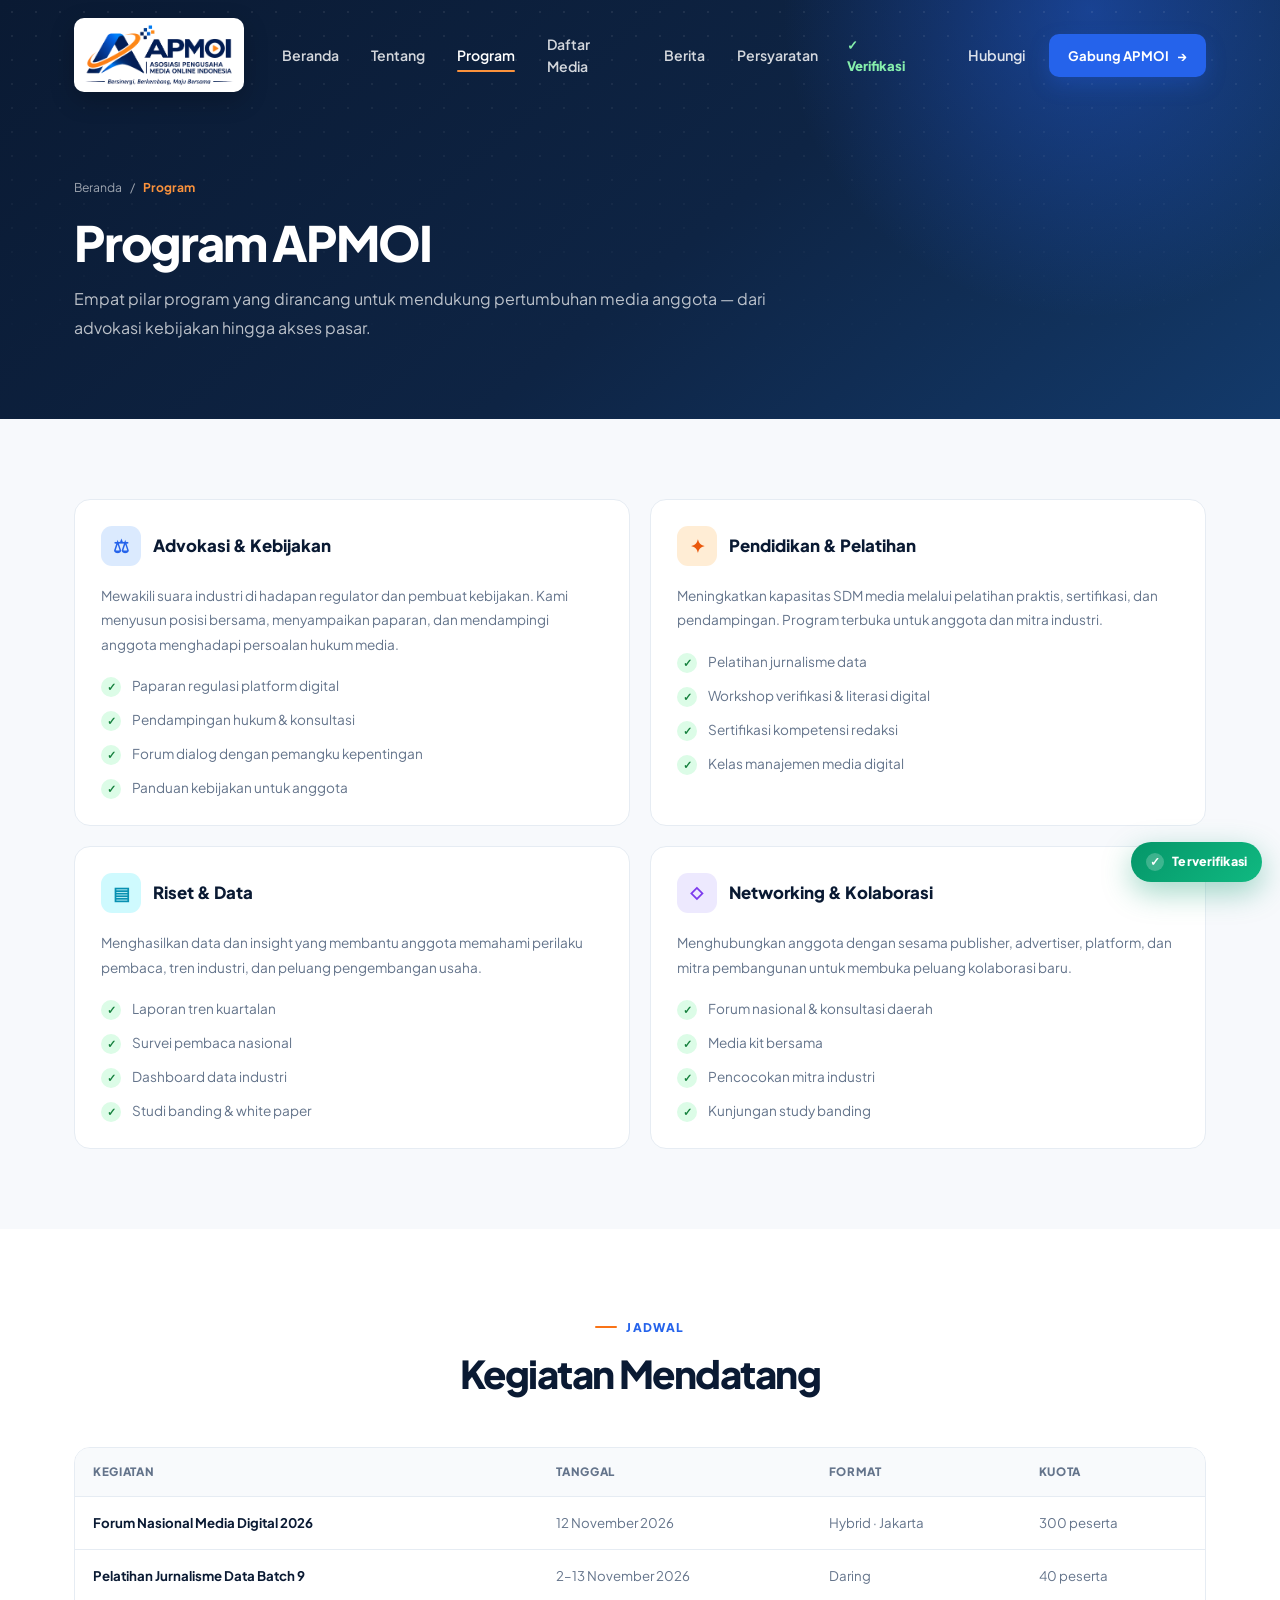
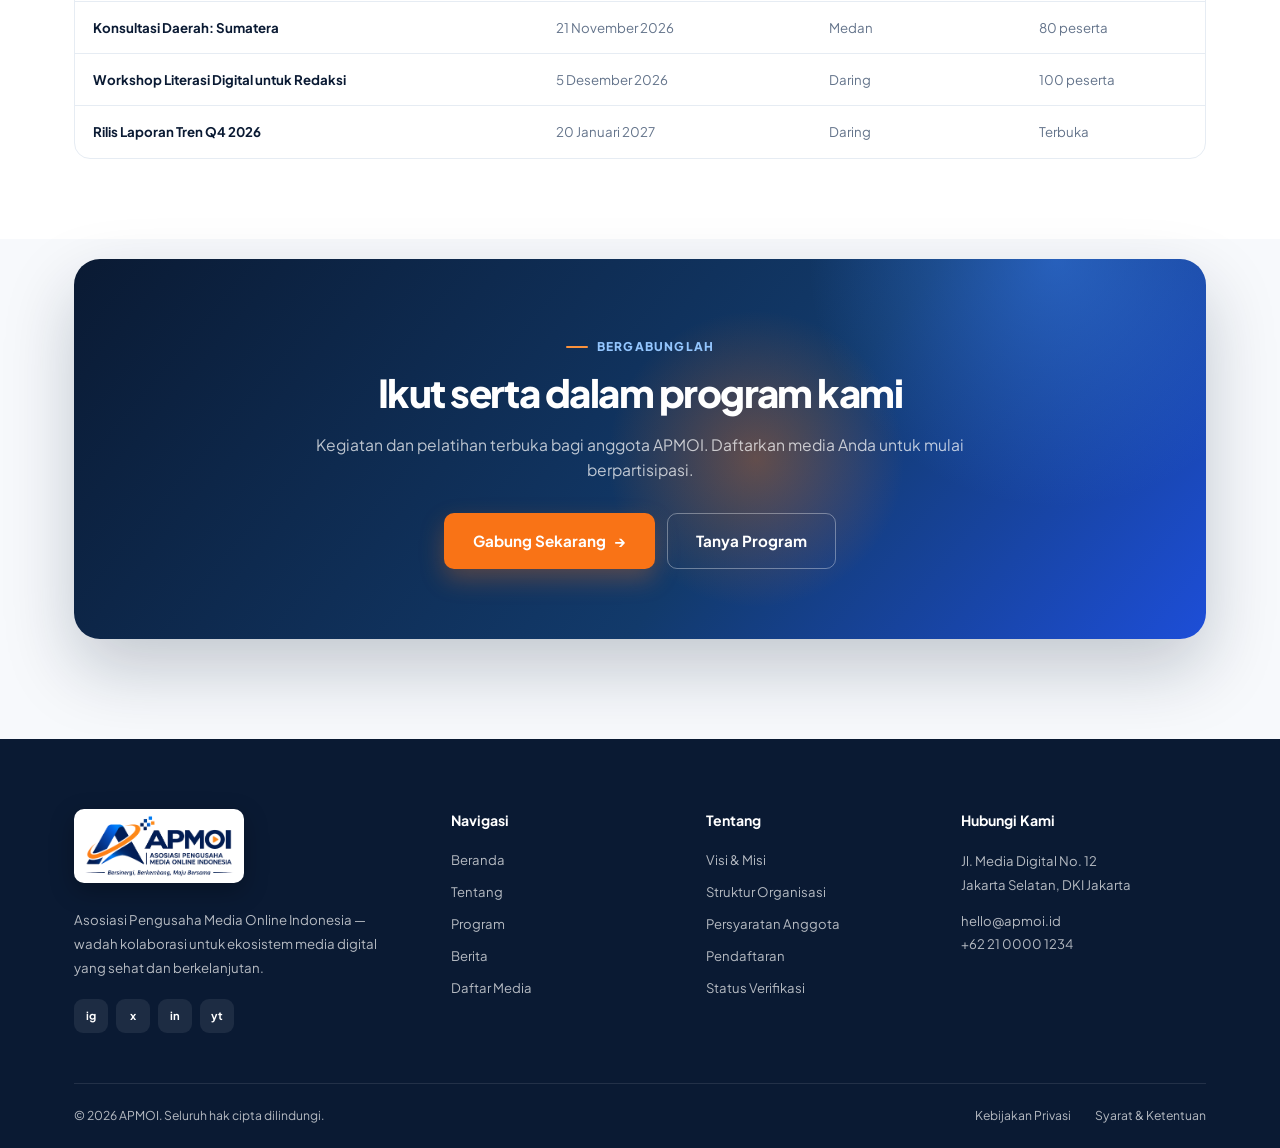
<file: program.html>
<!DOCTYPE html>
<html lang="id">
<head>
  <meta charset="UTF-8" />
  <meta name="viewport" content="width=device-width, initial-scale=1.0" />
  <meta name="description" content="Program advokasi, pendidikan, riset, dan jejaring APMOI." />
  <title>Program Kami — APMOI</title>
  <link rel="preload" as="image" href="assets/apmoi-logo-transparent.png" />
  <link rel="preconnect" href="https://fonts.googleapis.com" />
  <link rel="preconnect" href="https://fonts.gstatic.com" crossorigin />
  <link href="https://fonts.googleapis.com/css2?family=Plus+Jakarta+Sans:wght@400;500;600;700;800&display=swap" rel="stylesheet" />
  <link rel="stylesheet" href="css/style.css" />
  <link rel="manifest" href="manifest.webmanifest" />
  <meta name="theme-color" content="#0a1a33" />
  <meta name="mobile-web-app-capable" content="yes" />
  <link rel="apple-touch-icon" href="assets/icon-192.png" />
</head>
<body data-page="program">
  <header class="site-header" id="header">
    <div class="container header-inner">
      <a href="index.html" class="brand" aria-label="APMOI Beranda">
        <span class="brand-plate"><img src="assets/apmoi-logo-transparent.png" alt="APMOI — Asosiasi Pengusaha Media Online Indonesia" class="brand-logo" width="722" height="300" /></span>
      </a>
      <nav class="nav" id="nav" aria-label="Navigasi utama">
        <a href="index.html" class="nav-link" data-nav="home">Beranda</a>
        <a href="tentang.html" class="nav-link" data-nav="tentang">Tentang</a>
        <a href="program.html" class="nav-link" data-nav="program">Program</a>
        <a href="daftar-media.html" class="nav-link" data-nav="media">Daftar Media</a>
        <a href="berita.html" class="nav-link" data-nav="berita">Berita</a>
        <a href="persyaratan.html" class="nav-link" data-nav="persyaratan">Persyaratan</a>
      </nav>
      <div class="header-actions">
        <a href="kontak.html" class="btn btn-ghost">Hubungi</a>
        <a href="pendaftaran.html" class="btn btn-primary btn-sm">Gabung APMOI <span aria-hidden="true">→</span></a>
      </div>
      <button class="menu-toggle" id="menuToggle" aria-label="Buka menu" aria-expanded="false"><span></span><span></span><span></span></button>
    </div>
  </header>
  <main>
    <section class="page-hero">
      <div class="container">
        <div class="breadcrumb"><a href="index.html">Beranda</a><span>/</span><span>Program</span></div>
        <h1>Program APMOI</h1>
        <p>Empat pilar program yang dirancang untuk mendukung pertumbuhan media anggota — dari advokasi kebijakan hingga akses pasar.</p>
        
      </div>
    </section>
    <section class="page-section">
      <div class="container">
        <div class="req-grid">
          <div class="req-card reveal"><h3><span class="req-icon" style="background:#dbeafe;color:#2563eb">⚖︎</span> Advokasi & Kebijakan</h3><p style="font-size:.85rem;color:var(--muted);line-height:1.8;margin-bottom:18px">Mewakili suara industri di hadapan regulator dan pembuat kebijakan. Kami menyusun posisi bersama, menyampaikan paparan, dan mendampingi anggota menghadapi persoalan hukum media.</p><ul class="check-list"><li>Paparan regulasi platform digital</li><li>Pendampingan hukum & konsultasi</li><li>Forum dialog dengan pemangku kepentingan</li><li>Panduan kebijakan untuk anggota</li></ul></div>
          <div class="req-card reveal"><h3><span class="req-icon" style="background:#ffedd5;color:#ea580c">✦</span> Pendidikan & Pelatihan</h3><p style="font-size:.85rem;color:var(--muted);line-height:1.8;margin-bottom:18px">Meningkatkan kapasitas SDM media melalui pelatihan praktis, sertifikasi, dan pendampingan. Program terbuka untuk anggota dan mitra industri.</p><ul class="check-list"><li>Pelatihan jurnalisme data</li><li>Workshop verifikasi & literasi digital</li><li>Sertifikasi kompetensi redaksi</li><li>Kelas manajemen media digital</li></ul></div>
          <div class="req-card reveal"><h3><span class="req-icon" style="background:#cffafe;color:#0891b2">▤</span> Riset & Data</h3><p style="font-size:.85rem;color:var(--muted);line-height:1.8;margin-bottom:18px">Menghasilkan data dan insight yang membantu anggota memahami perilaku pembaca, tren industri, dan peluang pengembangan usaha.</p><ul class="check-list"><li>Laporan tren kuartalan</li><li>Survei pembaca nasional</li><li>Dashboard data industri</li><li>Studi banding & white paper</li></ul></div>
          <div class="req-card reveal"><h3><span class="req-icon" style="background:#ede9fe;color:#7c3aed">◇</span> Networking & Kolaborasi</h3><p style="font-size:.85rem;color:var(--muted);line-height:1.8;margin-bottom:18px">Menghubungkan anggota dengan sesama publisher, advertiser, platform, dan mitra pembangunan untuk membuka peluang kolaborasi baru.</p><ul class="check-list"><li>Forum nasional & konsultasi daerah</li><li>Media kit bersama</li><li>Pencocokan mitra industri</li><li>Kunjungan study banding</li></ul></div>
        </div>
      </div>
    </section>
    <section class="page-section alt">
      <div class="container">
        <div class="section-head center"><div class="section-tag reveal"><span></span> Jadwal</div><h2 class="section-title reveal">Kegiatan Mendatang</h2></div>
        <div class="table-wrap reveal">
          <table class="data-table">
            <thead><tr><th>Kegiatan</th><th>Tanggal</th><th>Format</th><th>Kuota</th></tr></thead>
            <tbody>
              <tr><td>Forum Nasional Media Digital 2026</td><td>12 November 2026</td><td>Hybrid · Jakarta</td><td>300 peserta</td></tr>
              <tr><td>Pelatihan Jurnalisme Data Batch 9</td><td>2–13 November 2026</td><td>Daring</td><td>40 peserta</td></tr>
              <tr><td>Konsultasi Daerah: Sumatera</td><td>21 November 2026</td><td>Medan</td><td>80 peserta</td></tr>
              <tr><td>Workshop Literasi Digital untuk Redaksi</td><td>5 Desember 2026</td><td>Daring</td><td>100 peserta</td></tr>
              <tr><td>Rilis Laporan Tren Q4 2026</td><td>20 Januari 2027</td><td>Daring</td><td>Terbuka</td></tr>
            </tbody>
          </table>
        </div>
      </div>
    </section>
    <section class="cta">
      <div class="container">
        <div class="cta-box reveal">
          <div class="cta-glow" aria-hidden="true"></div>
          <div class="cta-content">
            <div class="section-tag light"><span></span> Bergabunglah</div>
            <h2>Ikut serta dalam program kami</h2>
            <p>Kegiatan dan pelatihan terbuka bagi anggota APMOI. Daftarkan media Anda untuk mulai berpartisipasi.</p>
            <div class="cta-actions"><a href="pendaftaran.html" class="btn btn-accent btn-lg">Gabung Sekarang <span>→</span></a><a href="kontak.html" class="btn btn-outline-light btn-lg">Tanya Program</a></div>
          </div>
        </div>
      </div>
    </section>
  </main>
  <footer class="site-footer" id="kontak">
    <div class="container">
      <div class="footer-grid">
        <div class="footer-brand">
          <a href="index.html" class="brand">
            <span class="brand-plate"><img src="assets/apmoi-logo-transparent.png" alt="APMOI" class="brand-logo" width="722" height="300" /></span>
          </a>
          <p>Asosiasi Pengusaha Media Online Indonesia — wadah kolaborasi untuk ekosistem media digital yang sehat dan berkelanjutan.</p>
          <div class="socials">
            <a href="https://instagram.com" target="_blank" rel="noopener" aria-label="Instagram">ig</a>
            <a href="https://x.com" target="_blank" rel="noopener" aria-label="Twitter">x</a>
            <a href="https://linkedin.com" target="_blank" rel="noopener" aria-label="LinkedIn">in</a>
            <a href="https://youtube.com" target="_blank" rel="noopener" aria-label="YouTube">yt</a>
          </div>
        </div>
        <div class="footer-col">
          <h4>Navigasi</h4>
          <a href="index.html">Beranda</a>
          <a href="tentang.html">Tentang</a>
          <a href="program.html">Program</a>
          <a href="berita.html">Berita</a>
          <a href="daftar-media.html">Daftar Media</a>
        </div>
        <div class="footer-col">
          <h4>Tentang</h4>
          <a href="tentang.html#visi-misi">Visi & Misi</a>
          <a href="tentang.html#struktur">Struktur Organisasi</a>
          <a href="persyaratan.html">Persyaratan Anggota</a>
          <a href="pendaftaran.html">Pendaftaran</a>
        </div>
        <div class="footer-col">
          <h4>Hubungi Kami</h4>
          <p>Jl. Media Digital No. 12<br />Jakarta Selatan, DKI Jakarta</p>
          <p>hello@apmoi.id<br />+62 21 0000 1234</p>
        </div>
      </div>
      <div class="footer-bottom">
        <p>© 2026 APMOI. Seluruh hak cipta dilindungi.</p>
        <div><a href="kebijakan.html">Kebijakan Privasi</a><a href="kebijakan.html#syarat">Syarat & Ketentuan</a></div>
      </div>
    </div>
  </footer>
  <script src="js/main.js"></script>

  <script>
    if ("serviceWorker" in navigator) {
      window.addEventListener("load", () => navigator.serviceWorker.register("sw.js").catch(() => {}));
    }
  </script>
</body>
</html>
</file>
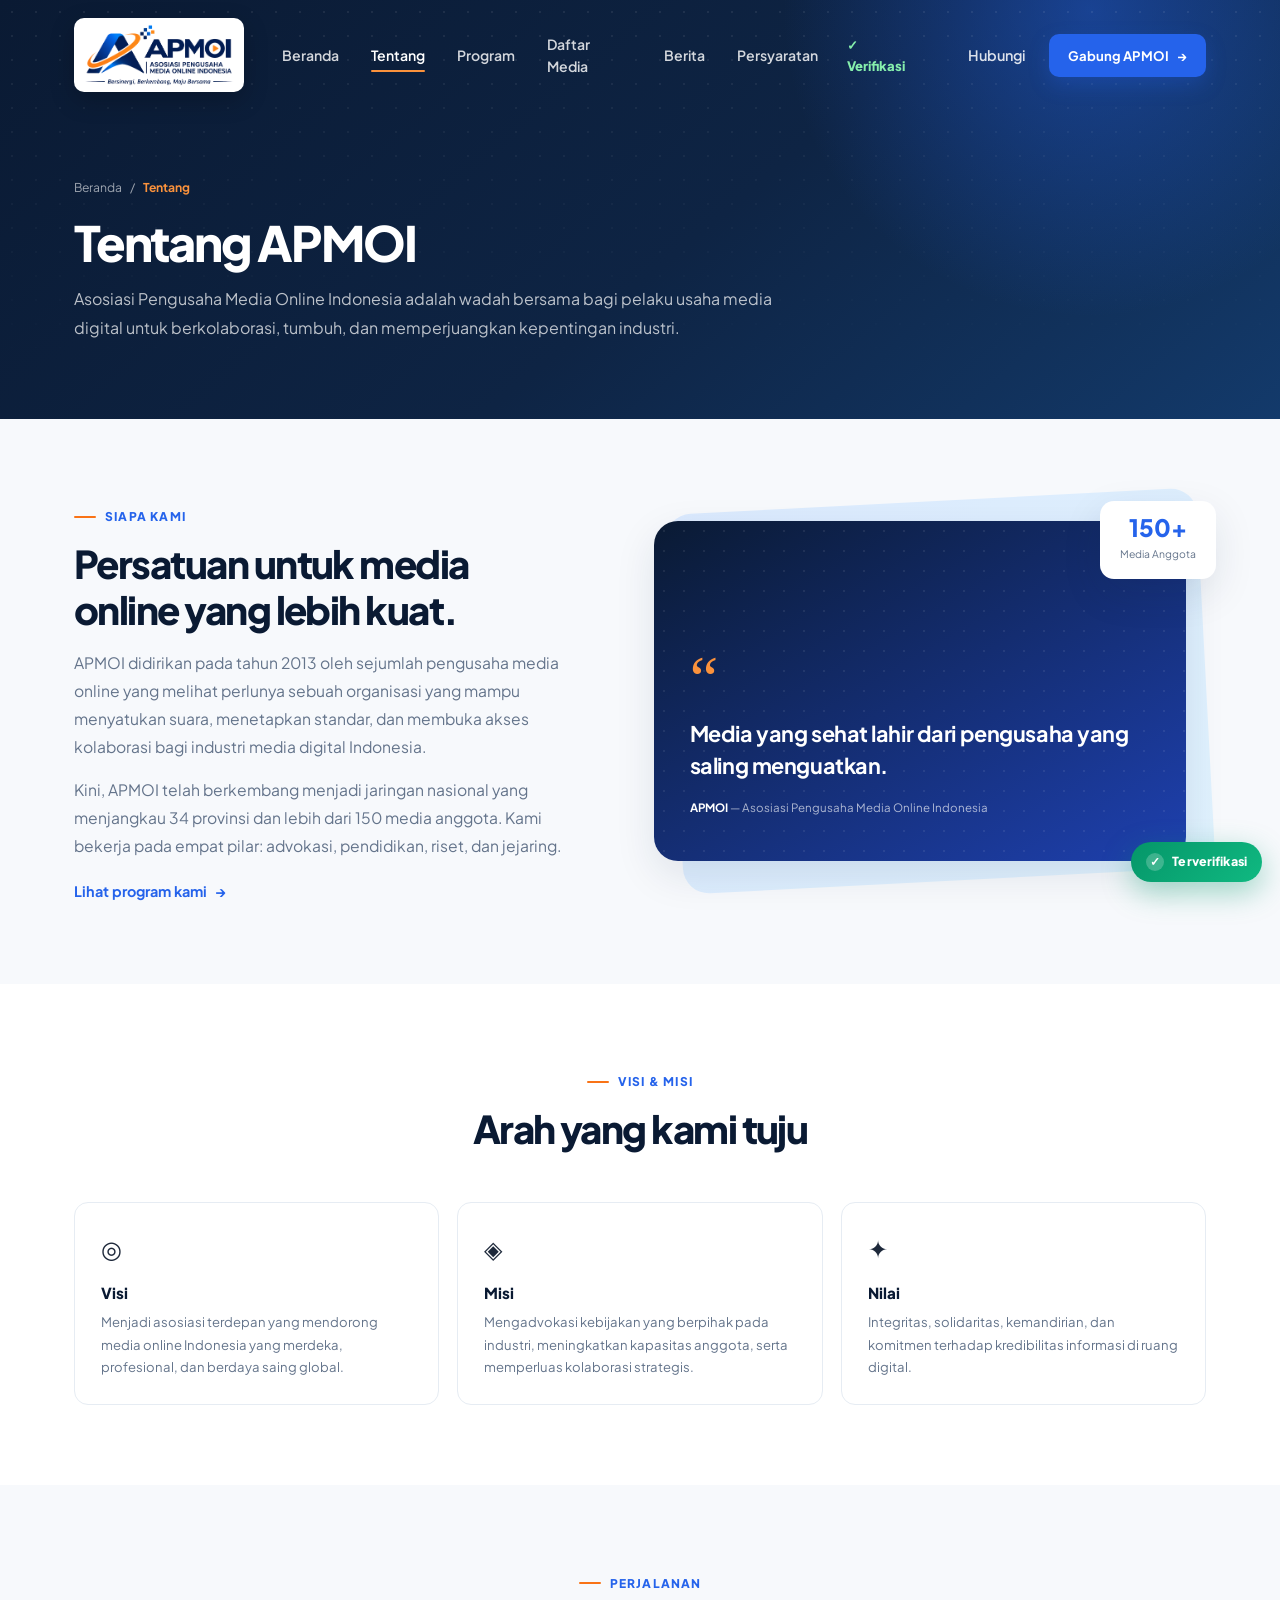
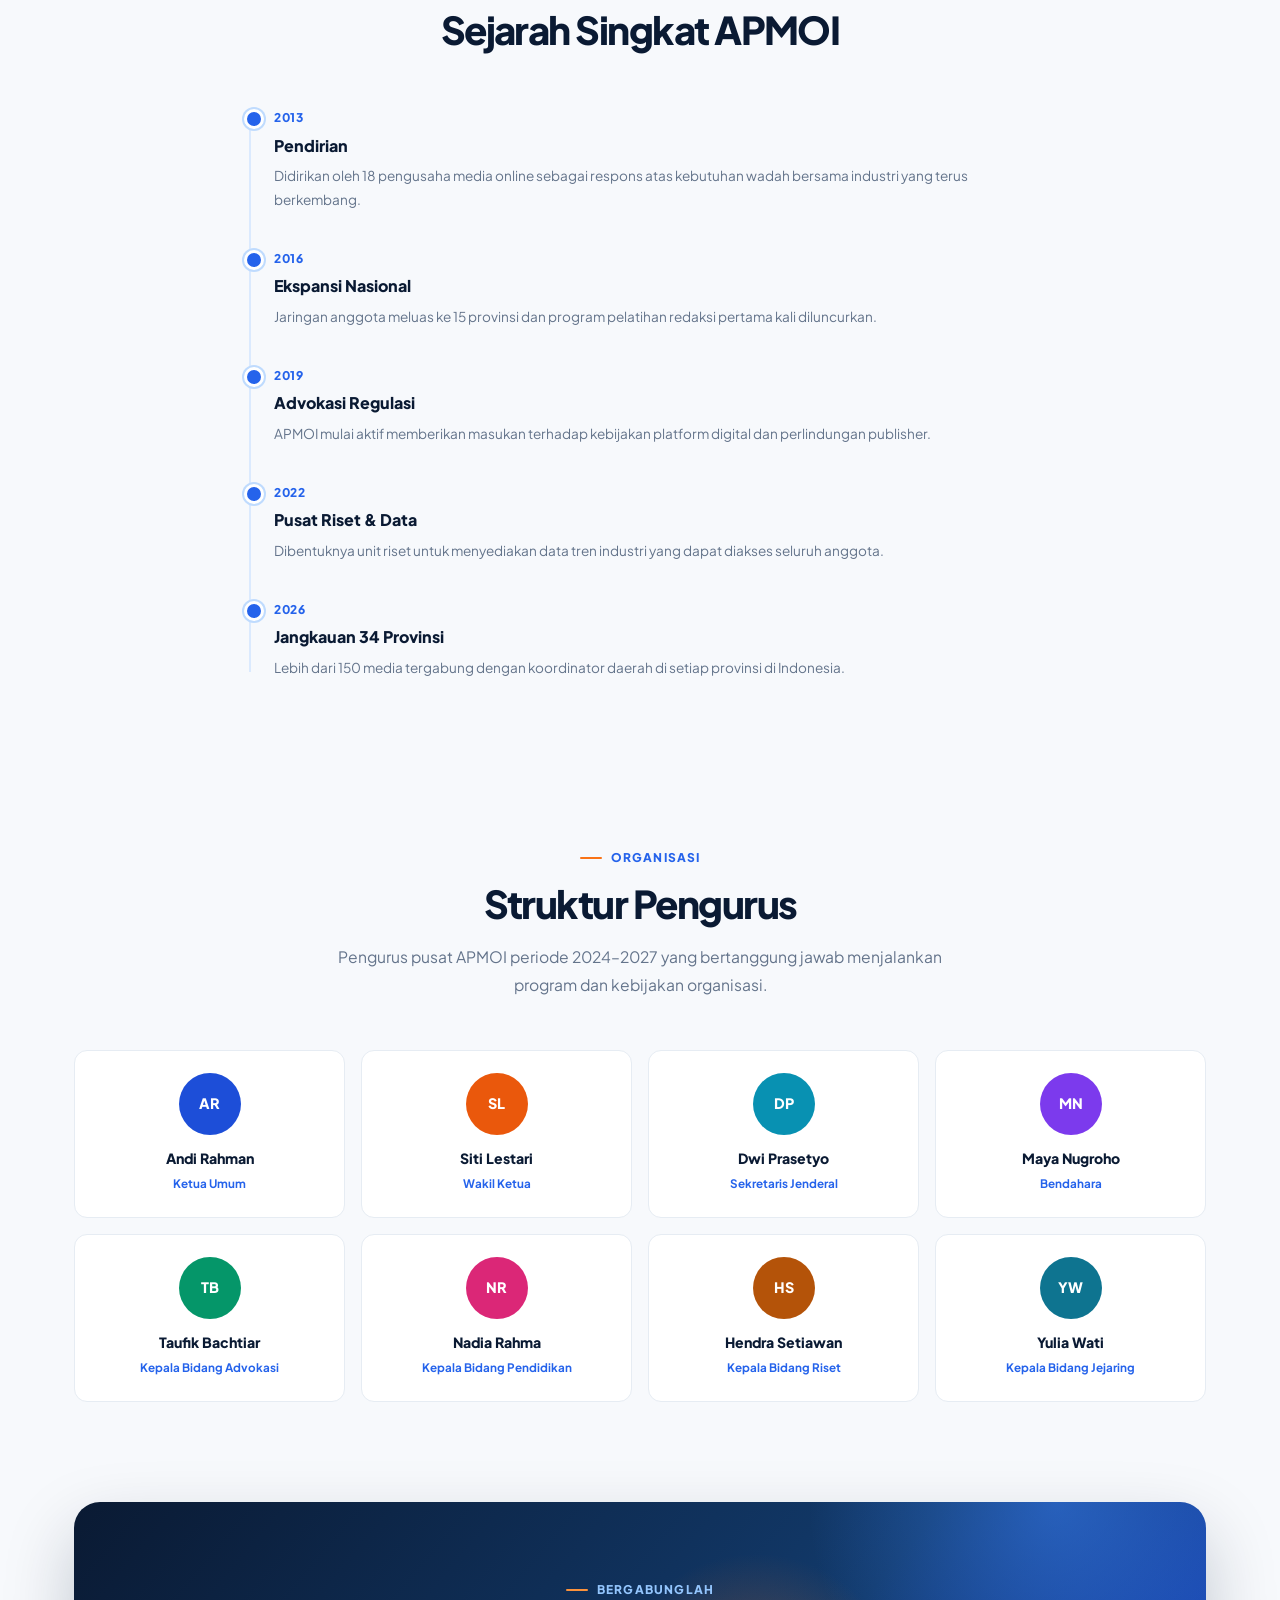
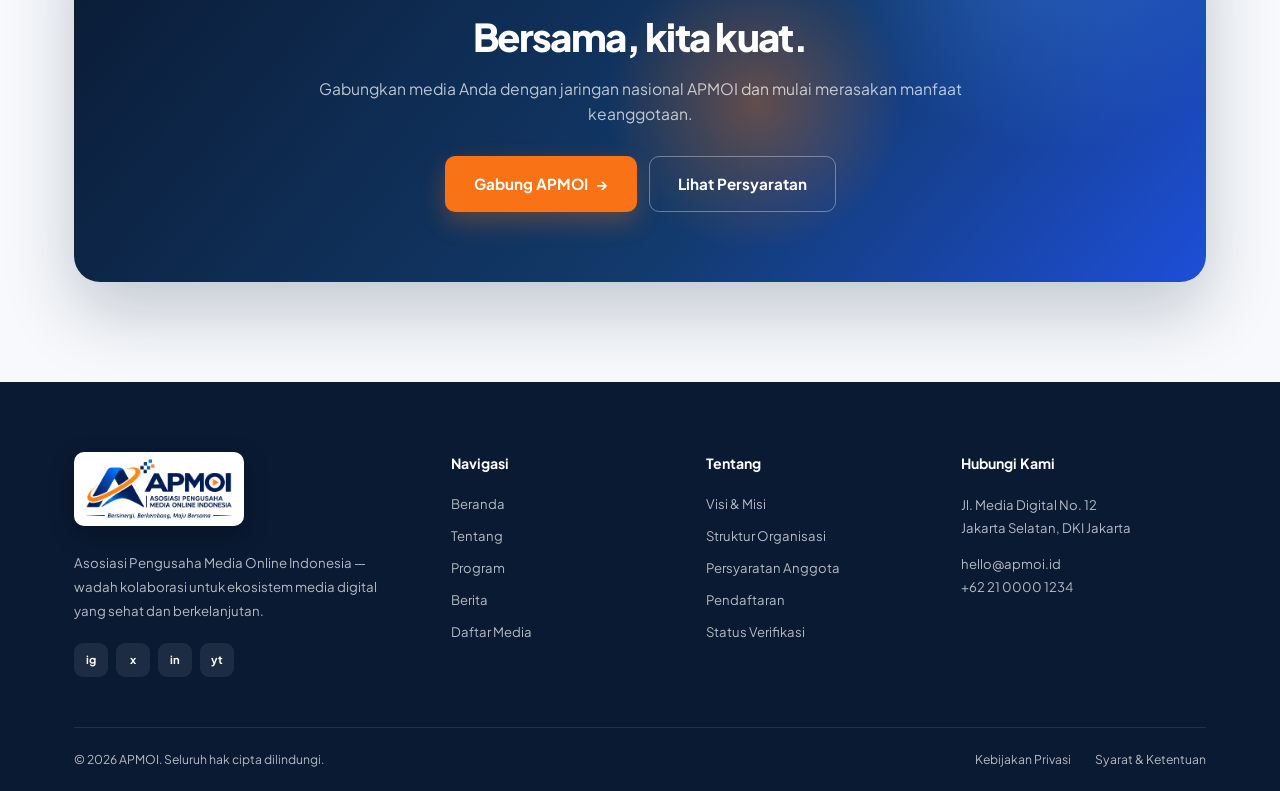
<file: tentang.html>
<!DOCTYPE html>
<html lang="id">
<head>
  <meta charset="UTF-8" />
  <meta name="viewport" content="width=device-width, initial-scale=1.0" />
  <meta name="description" content="Profil, visi misi, sejarah, dan struktur pengurus APMOI." />
  <title>Tentang APMOI — APMOI</title>
  <link rel="preload" as="image" href="assets/apmoi-logo-transparent.png" />
  <link rel="preconnect" href="https://fonts.googleapis.com" />
  <link rel="preconnect" href="https://fonts.gstatic.com" crossorigin />
  <link href="https://fonts.googleapis.com/css2?family=Plus+Jakarta+Sans:wght@400;500;600;700;800&display=swap" rel="stylesheet" />
  <link rel="stylesheet" href="css/style.css" />
  <link rel="manifest" href="manifest.webmanifest" />
  <meta name="theme-color" content="#0a1a33" />
  <meta name="mobile-web-app-capable" content="yes" />
  <link rel="apple-touch-icon" href="assets/icon-192.png" />
</head>
<body data-page="tentang">
  <header class="site-header" id="header">
    <div class="container header-inner">
      <a href="index.html" class="brand" aria-label="APMOI Beranda">
        <span class="brand-plate"><img src="assets/apmoi-logo-transparent.png" alt="APMOI — Asosiasi Pengusaha Media Online Indonesia" class="brand-logo" width="722" height="300" /></span>
      </a>
      <nav class="nav" id="nav" aria-label="Navigasi utama">
        <a href="index.html" class="nav-link" data-nav="home">Beranda</a>
        <a href="tentang.html" class="nav-link" data-nav="tentang">Tentang</a>
        <a href="program.html" class="nav-link" data-nav="program">Program</a>
        <a href="daftar-media.html" class="nav-link" data-nav="media">Daftar Media</a>
        <a href="berita.html" class="nav-link" data-nav="berita">Berita</a>
        <a href="persyaratan.html" class="nav-link" data-nav="persyaratan">Persyaratan</a>
      </nav>
      <div class="header-actions">
        <a href="kontak.html" class="btn btn-ghost">Hubungi</a>
        <a href="pendaftaran.html" class="btn btn-primary btn-sm">Gabung APMOI <span aria-hidden="true">→</span></a>
      </div>
      <button class="menu-toggle" id="menuToggle" aria-label="Buka menu" aria-expanded="false"><span></span><span></span><span></span></button>
    </div>
  </header>
  <main>
    <section class="page-hero">
      <div class="container">
        <div class="breadcrumb"><a href="index.html">Beranda</a><span>/</span><span>Tentang</span></div>
        <h1>Tentang APMOI</h1>
        <p>Asosiasi Pengusaha Media Online Indonesia adalah wadah bersama bagi pelaku usaha media digital untuk berkolaborasi, tumbuh, dan memperjuangkan kepentingan industri.</p>
        
      </div>
    </section>
    <section class="page-section">
      <div class="container about-grid">
        <div class="about-copy reveal">
          <div class="section-tag"><span></span> Siapa Kami</div>
          <h2 class="section-title">Persatuan untuk media online yang lebih kuat.</h2>
          <p class="section-desc">APMOI didirikan pada tahun 2013 oleh sejumlah pengusaha media online yang melihat perlunya sebuah organisasi yang mampu menyatukan suara, menetapkan standar, dan membuka akses kolaborasi bagi industri media digital Indonesia.</p>
          <p class="section-desc" style="margin-top:14px">Kini, APMOI telah berkembang menjadi jaringan nasional yang menjangkau 34 provinsi dan lebih dari 150 media anggota. Kami bekerja pada empat pilar: advokasi, pendidikan, riset, dan jejaring.</p>
          <a href="program.html" class="link-arrow" style="margin-top:20px">Lihat program kami <span>→</span></a>
        </div>
        <div class="about-visual reveal">
          <div class="about-shape"></div>
          <div class="about-img-card">
            <div class="about-pattern"></div>
            <div class="about-quote"><span class="quote-mark">“</span><p>Media yang sehat lahir dari pengusaha yang saling menguatkan.</p><div class="quote-by"><span>APMOI</span> — Asosiasi Pengusaha Media Online Indonesia</div></div>
          </div>
          <div class="about-badge"><strong>150+</strong><small>Media Anggota</small></div>
        </div>
      </div>
    </section>
    <section class="page-section alt" id="visi-misi">
      <div class="container">
        <div class="section-head center"><div class="section-tag reveal"><span></span> Visi & Misi</div><h2 class="section-title reveal">Arah yang kami tuju</h2></div>
        <div class="value-grid">
          <div class="value-card reveal"><div class="v-icon">◎</div><h4>Visi</h4><p>Menjadi asosiasi terdepan yang mendorong media online Indonesia yang merdeka, profesional, dan berdaya saing global.</p></div>
          <div class="value-card reveal"><div class="v-icon">◈</div><h4>Misi</h4><p>Mengadvokasi kebijakan yang berpihak pada industri, meningkatkan kapasitas anggota, serta memperluas kolaborasi strategis.</p></div>
          <div class="value-card reveal"><div class="v-icon">✦</div><h4>Nilai</h4><p>Integritas, solidaritas, kemandirian, dan komitmen terhadap kredibilitas informasi di ruang digital.</p></div>
        </div>
      </div>
    </section>
    <section class="page-section tint">
      <div class="container">
        <div class="section-head center"><div class="section-tag reveal"><span></span> Perjalanan</div><h2 class="section-title reveal">Sejarah Singkat APMOI</h2></div>
        <div class="timeline">
          <div class="timeline-item reveal"><span class="year">2013</span><h4>Pendirian</h4><p>Didirikan oleh 18 pengusaha media online sebagai respons atas kebutuhan wadah bersama industri yang terus berkembang.</p></div>
          <div class="timeline-item reveal"><span class="year">2016</span><h4>Ekspansi Nasional</h4><p>Jaringan anggota meluas ke 15 provinsi dan program pelatihan redaksi pertama kali diluncurkan.</p></div>
          <div class="timeline-item reveal"><span class="year">2019</span><h4>Advokasi Regulasi</h4><p>APMOI mulai aktif memberikan masukan terhadap kebijakan platform digital dan perlindungan publisher.</p></div>
          <div class="timeline-item reveal"><span class="year">2022</span><h4>Pusat Riset & Data</h4><p>Dibentuknya unit riset untuk menyediakan data tren industri yang dapat diakses seluruh anggota.</p></div>
          <div class="timeline-item reveal"><span class="year">2026</span><h4>Jangkauan 34 Provinsi</h4><p>Lebih dari 150 media tergabung dengan koordinator daerah di setiap provinsi di Indonesia.</p></div>
        </div>
      </div>
    </section>
    <section class="page-section" id="struktur">
      <div class="container">
        <div class="section-head center"><div class="section-tag reveal"><span></span> Organisasi</div><h2 class="section-title reveal">Struktur Pengurus</h2><p class="section-desc reveal">Pengurus pusat APMOI periode 2024–2027 yang bertanggung jawab menjalankan program dan kebijakan organisasi.</p></div>
        <div class="org-grid">
          <div class="org-card reveal"><div class="org-avatar" style="background:#1d4ed8">AR</div><h4>Andi Rahman</h4><span>Ketua Umum</span></div>
          <div class="org-card reveal"><div class="org-avatar" style="background:#ea580c">SL</div><h4>Siti Lestari</h4><span>Wakil Ketua</span></div>
          <div class="org-card reveal"><div class="org-avatar" style="background:#0891b2">DP</div><h4>Dwi Prasetyo</h4><span>Sekretaris Jenderal</span></div>
          <div class="org-card reveal"><div class="org-avatar" style="background:#7c3aed">MN</div><h4>Maya Nugroho</h4><span>Bendahara</span></div>
          <div class="org-card reveal"><div class="org-avatar" style="background:#059669">TB</div><h4>Taufik Bachtiar</h4><span>Kepala Bidang Advokasi</span></div>
          <div class="org-card reveal"><div class="org-avatar" style="background:#db2777">NR</div><h4>Nadia Rahma</h4><span>Kepala Bidang Pendidikan</span></div>
          <div class="org-card reveal"><div class="org-avatar" style="background:#b45309">HS</div><h4>Hendra Setiawan</h4><span>Kepala Bidang Riset</span></div>
          <div class="org-card reveal"><div class="org-avatar" style="background:#0e7490">YW</div><h4>Yulia Wati</h4><span>Kepala Bidang Jejaring</span></div>
        </div>
      </div>
    </section>
    <section class="cta">
      <div class="container">
        <div class="cta-box reveal">
          <div class="cta-glow" aria-hidden="true"></div>
          <div class="cta-content">
            <div class="section-tag light"><span></span> Bergabunglah</div>
            <h2>Bersama, kita kuat.</h2>
            <p>Gabungkan media Anda dengan jaringan nasional APMOI dan mulai merasakan manfaat keanggotaan.</p>
            <div class="cta-actions"><a href="pendaftaran.html" class="btn btn-accent btn-lg">Gabung APMOI <span>→</span></a><a href="persyaratan.html" class="btn btn-outline-light btn-lg">Lihat Persyaratan</a></div>
          </div>
        </div>
      </div>
    </section>
  </main>
  <footer class="site-footer" id="kontak">
    <div class="container">
      <div class="footer-grid">
        <div class="footer-brand">
          <a href="index.html" class="brand">
            <span class="brand-plate"><img src="assets/apmoi-logo-transparent.png" alt="APMOI" class="brand-logo" width="722" height="300" /></span>
          </a>
          <p>Asosiasi Pengusaha Media Online Indonesia — wadah kolaborasi untuk ekosistem media digital yang sehat dan berkelanjutan.</p>
          <div class="socials">
            <a href="https://instagram.com" target="_blank" rel="noopener" aria-label="Instagram">ig</a>
            <a href="https://x.com" target="_blank" rel="noopener" aria-label="Twitter">x</a>
            <a href="https://linkedin.com" target="_blank" rel="noopener" aria-label="LinkedIn">in</a>
            <a href="https://youtube.com" target="_blank" rel="noopener" aria-label="YouTube">yt</a>
          </div>
        </div>
        <div class="footer-col">
          <h4>Navigasi</h4>
          <a href="index.html">Beranda</a>
          <a href="tentang.html">Tentang</a>
          <a href="program.html">Program</a>
          <a href="berita.html">Berita</a>
          <a href="daftar-media.html">Daftar Media</a>
        </div>
        <div class="footer-col">
          <h4>Tentang</h4>
          <a href="tentang.html#visi-misi">Visi & Misi</a>
          <a href="tentang.html#struktur">Struktur Organisasi</a>
          <a href="persyaratan.html">Persyaratan Anggota</a>
          <a href="pendaftaran.html">Pendaftaran</a>
        </div>
        <div class="footer-col">
          <h4>Hubungi Kami</h4>
          <p>Jl. Media Digital No. 12<br />Jakarta Selatan, DKI Jakarta</p>
          <p>hello@apmoi.id<br />+62 21 0000 1234</p>
        </div>
      </div>
      <div class="footer-bottom">
        <p>© 2026 APMOI. Seluruh hak cipta dilindungi.</p>
        <div><a href="kebijakan.html">Kebijakan Privasi</a><a href="kebijakan.html#syarat">Syarat & Ketentuan</a></div>
      </div>
    </div>
  </footer>
  <script src="js/main.js"></script>

  <script>
    if ("serviceWorker" in navigator) {
      window.addEventListener("load", () => navigator.serviceWorker.register("sw.js").catch(() => {}));
    }
  </script>
</body>
</html>
</file>
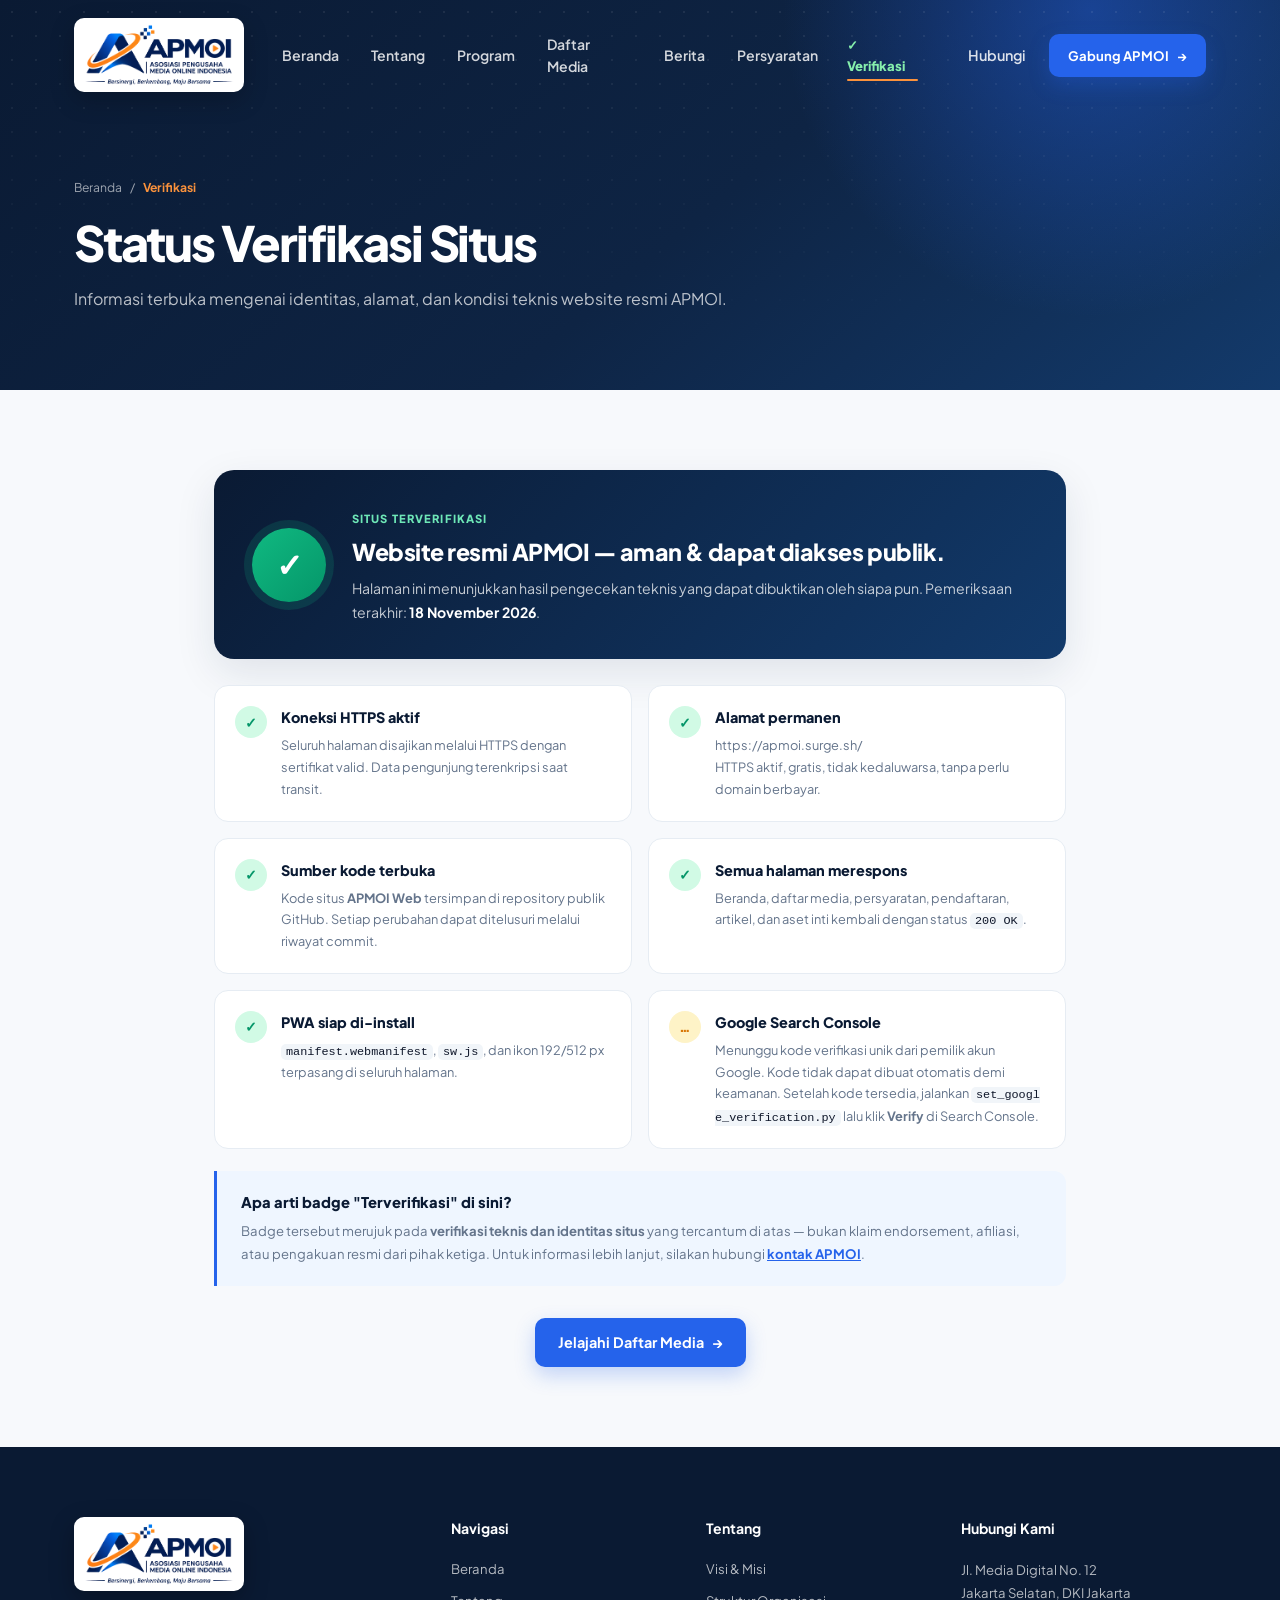
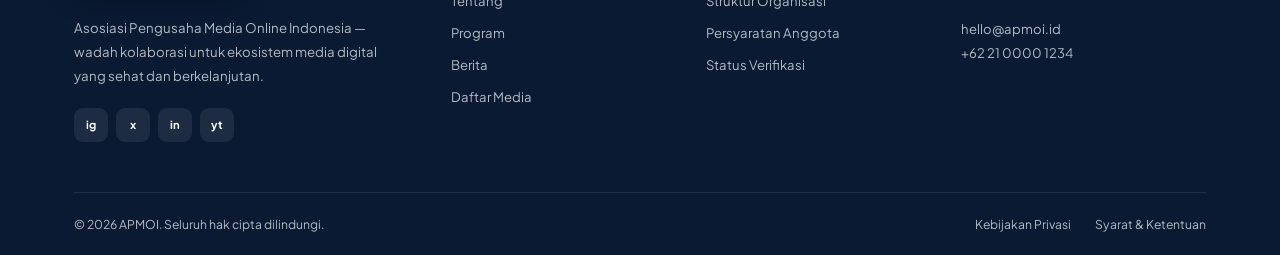
<file: verifikasi.html>
<!DOCTYPE html>
<html lang="id">
<head>
  <meta charset="UTF-8" />
  <meta name="viewport" content="width=device-width, initial-scale=1.0" />
  <meta name="description" content="Status verifikasi situs resmi APMOI: HTTPS aktif, alamat permanen, source terbuka, dan PWA siap di-install." />
  <title>Status Verifikasi — APMOI</title>
  <link rel="preload" as="image" href="assets/apmoi-logo-transparent.png" />
  <link rel="preconnect" href="https://fonts.googleapis.com" />
  <link rel="preconnect" href="https://fonts.gstatic.com" crossorigin />
  <link href="https://fonts.googleapis.com/css2?family=Plus+Jakarta+Sans:wght@400;500;600;700;800&display=swap" rel="stylesheet" />
  <link rel="stylesheet" href="css/style.css" />
  <link rel="manifest" href="manifest.webmanifest" />
  <meta name="theme-color" content="#0a1a33" />
  <meta name="mobile-web-app-capable" content="yes" />
  <link rel="apple-touch-icon" href="assets/icon-192.png" />
</head>
<body data-page="verifikasi">
  <header class="site-header" id="header">
    <div class="container header-inner">
      <a href="index.html" class="brand" aria-label="APMOI Beranda">
        <span class="brand-plate"><img src="assets/apmoi-logo-transparent.png" alt="APMOI — Asosiasi Pengusaha Media Online Indonesia" class="brand-logo" width="722" height="300" /></span>
      </a>
      <nav class="nav" id="nav" aria-label="Navigasi utama">
        <a href="index.html" class="nav-link" data-nav="home">Beranda</a>
        <a href="tentang.html" class="nav-link" data-nav="tentang">Tentang</a>
        <a href="program.html" class="nav-link" data-nav="program">Program</a>
        <a href="daftar-media.html" class="nav-link" data-nav="media">Daftar Media</a>
        <a href="berita.html" class="nav-link" data-nav="berita">Berita</a>
        <a href="persyaratan.html" class="nav-link" data-nav="persyaratan">Persyaratan</a>
      </nav>
      <div class="header-actions">
        <a href="kontak.html" class="btn btn-ghost">Hubungi</a>
        <a href="pendaftaran.html" class="btn btn-primary btn-sm">Gabung APMOI <span aria-hidden="true">→</span></a>
      </div>
      <button class="menu-toggle" id="menuToggle" aria-label="Buka menu" aria-expanded="false"><span></span><span></span><span></span></button>
    </div>
  </header>

  <main>
    <section class="page-hero">
      <div class="container">
        <div class="breadcrumb"><a href="index.html">Beranda</a><span>/</span><span>Verifikasi</span></div>
        <h1>Status Verifikasi Situs</h1>
        <p>Informasi terbuka mengenai identitas, alamat, dan kondisi teknis website resmi APMOI.</p>
      </div>
    </section>

    <section class="page-section">
      <div class="container" style="max-width:900px">
        <div class="verify-hero reveal">
          <div class="verify-seal" aria-hidden="true">✓</div>
          <div>
            <div class="verify-kicker">Situs terverifikasi</div>
            <h2>Website resmi APMOI — aman & dapat diakses publik.</h2>
            <p>Halaman ini menunjukkan hasil pengecekan teknis yang dapat dibuktikan oleh siapa pun. Pemeriksaan terakhir: <strong>18 November 2026</strong>.</p>
          </div>
        </div>

        <div class="verify-grid">
          <div class="verify-item reveal">
            <div class="verify-icon ok">✓</div>
            <div><h3>Koneksi HTTPS aktif</h3><p>Seluruh halaman disajikan melalui HTTPS dengan sertifikat valid. Data pengunjung terenkripsi saat transit.</p></div>
          </div>
          <div class="verify-item reveal">
            <div class="verify-icon ok">✓</div>
            <div><h3>Alamat permanen</h3><p><a href="https://apmoi.surge.sh/">https://apmoi.surge.sh/</a><br />HTTPS aktif, gratis, tidak kedaluwarsa, tanpa perlu domain berbayar.</p></div>
          </div>
          <div class="verify-item reveal">
            <div class="verify-icon ok">✓</div>
            <div><h3>Sumber kode terbuka</h3><p>Kode situs <strong>APMOI Web</strong> tersimpan di repository publik GitHub. Setiap perubahan dapat ditelusuri melalui riwayat commit.</p></div>
          </div>
          <div class="verify-item reveal">
            <div class="verify-icon ok">✓</div>
            <div><h3>Semua halaman merespons</h3><p>Beranda, daftar media, persyaratan, pendaftaran, artikel, dan aset inti kembali dengan status <code>200 OK</code>.</p></div>
          </div>
          <div class="verify-item reveal">
            <div class="verify-icon ok">✓</div>
            <div><h3>PWA siap di-install</h3><p><code>manifest.webmanifest</code>, <code>sw.js</code>, dan ikon 192/512 px terpasang di seluruh halaman.</p></div>
          </div>
          <div class="verify-item reveal">
            <div class="verify-icon wait">…</div>
            <div><h3>Google Search Console</h3><p>Menunggu kode verifikasi unik dari pemilik akun Google. Kode tidak dapat dibuat otomatis demi keamanan. Setelah kode tersedia, jalankan <code>set_google_verification.py</code> lalu klik <strong>Verify</strong> di Search Console.</p></div>
          </div>
        </div>

        <div class="verify-note reveal">
          <h3>Apa arti badge "Terverifikasi" di sini?</h3>
          <p>Badge tersebut merujuk pada <strong>verifikasi teknis dan identitas situs</strong> yang tercantum di atas — bukan klaim endorsement, afiliasi, atau pengakuan resmi dari pihak ketiga. Untuk informasi lebih lanjut, silakan hubungi <a href="kontak.html">kontak APMOI</a>.</p>
        </div>

        <div class="center" style="text-align:center;margin-top:32px">
          <a href="daftar-media.html" class="btn btn-primary">Jelajahi Daftar Media <span>→</span></a>
        </div>
      </div>
    </section>
  </main>

  <footer class="site-footer" id="kontak">
    <div class="container">
      <div class="footer-grid">
        <div class="footer-brand">
          <a href="index.html" class="brand">
            <span class="brand-plate"><img src="assets/apmoi-logo-transparent.png" alt="APMOI" class="brand-logo" width="722" height="300" /></span>
          </a>
          <p>Asosiasi Pengusaha Media Online Indonesia — wadah kolaborasi untuk ekosistem media digital yang sehat dan berkelanjutan.</p>
          <div class="socials">
            <a href="https://instagram.com" target="_blank" rel="noopener" aria-label="Instagram">ig</a>
            <a href="https://x.com" target="_blank" rel="noopener" aria-label="Twitter">x</a>
            <a href="https://linkedin.com" target="_blank" rel="noopener" aria-label="LinkedIn">in</a>
            <a href="https://youtube.com" target="_blank" rel="noopener" aria-label="YouTube">yt</a>
          </div>
        </div>
        <div class="footer-col">
          <h4>Navigasi</h4>
          <a href="index.html">Beranda</a>
          <a href="tentang.html">Tentang</a>
          <a href="program.html">Program</a>
          <a href="berita.html">Berita</a>
          <a href="daftar-media.html">Daftar Media</a>
        </div>
        <div class="footer-col">
          <h4>Tentang</h4>
          <a href="tentang.html#visi-misi">Visi & Misi</a>
          <a href="tentang.html#struktur">Struktur Organisasi</a>
          <a href="persyaratan.html">Persyaratan Anggota</a>
          <a href="verifikasi.html">Status Verifikasi</a>
        </div>
        <div class="footer-col">
          <h4>Hubungi Kami</h4>
          <p>Jl. Media Digital No. 12<br />Jakarta Selatan, DKI Jakarta</p>
          <p>hello@apmoi.id<br />+62 21 0000 1234</p>
        </div>
      </div>
      <div class="footer-bottom">
        <p>© 2026 APMOI. Seluruh hak cipta dilindungi.</p>
        <div><a href="kebijakan.html">Kebijakan Privasi</a><a href="kebijakan.html#syarat">Syarat & Ketentuan</a></div>
      </div>
    </div>
  </footer>

  <script src="js/main.js"></script>
  <script>
    if ("serviceWorker" in navigator) {
      window.addEventListener("load", () => navigator.serviceWorker.register("sw.js").catch(() => {}));
    }
  </script>
</body>
</html>
</file>
<file: css/style.css>
/* ============================================================
   APMOI — Asosiasi Pengusaha Media Online Indonesia
   Website theme
   ============================================================ */

:root {
  --navy: #0a1a33;
  --navy-2: #0e2444;
  --navy-3: #13315c;
  --blue: #2563eb;
  --blue-light: #3b82f6;
  --cyan: #06b6d4;
  --orange: #f97316;
  --orange-light: #fb923c;
  --purple: #8b5cf6;
  --bg: #f7f9fc;
  --white: #ffffff;
  --text: #1e293b;
  --muted: #64748b;
  --muted-light: #94a3b8;
  --border: #e6ecf3;
  --radius: 16px;
  --radius-sm: 10px;
  --shadow-sm: 0 4px 16px rgba(15, 36, 70, 0.06);
  --shadow-md: 0 14px 40px rgba(15, 36, 70, 0.1);
  --shadow-lg: 0 30px 70px rgba(10, 26, 51, 0.22);
  --transition: 0.3s cubic-bezier(0.4, 0, 0.2, 1);
  --max: 1180px;
}

* { margin: 0; padding: 0; box-sizing: border-box; }

html { scroll-behavior: smooth; }

body {
  font-family: "Plus Jakarta Sans", sans-serif;
  color: var(--text);
  background: var(--bg);
  line-height: 1.6;
  -webkit-font-smoothing: antialiased;
  overflow-x: hidden;
}

a { text-decoration: none; color: inherit; }
img { max-width: 100%; display: block; }
button { font-family: inherit; cursor: pointer; }

.container { width: 100%; max-width: var(--max); margin: 0 auto; padding: 0 24px; }

/* ---------- Buttons ---------- */
.btn {
  display: inline-flex;
  align-items: center;
  justify-content: center;
  gap: 8px;
  padding: 12px 22px;
  border-radius: 10px;
  font-size: 0.9rem;
  font-weight: 700;
  border: 1.5px solid transparent;
  transition: all var(--transition);
  white-space: nowrap;
}
.btn span { transition: transform var(--transition); }
.btn:hover span { transform: translateX(4px); }
.btn-sm { padding: 10px 18px; font-size: 0.82rem; }
.btn-lg { padding: 15px 28px; font-size: 0.95rem; }
.btn-primary { background: var(--blue); color: #fff; box-shadow: 0 8px 20px rgba(37, 99, 235, 0.25); }
.btn-primary:hover { background: #1d4ed8; transform: translateY(-2px); box-shadow: 0 12px 26px rgba(37, 99, 235, 0.35); }
.btn-ghost { color: var(--navy); font-weight: 600; padding: 10px 14px; }
.btn-ghost:hover { color: var(--blue); }
.btn-accent { background: var(--orange); color: #fff; box-shadow: 0 10px 24px rgba(249, 115, 22, 0.3); }
.btn-accent:hover { background: #ea580c; transform: translateY(-2px); box-shadow: 0 14px 30px rgba(249, 115, 22, 0.42); }
.btn-outline-light { color: #fff; border-color: rgba(255,255,255,0.35); }
.btn-outline-light:hover { background: rgba(255,255,255,0.1); border-color: rgba(255,255,255,0.6); transform: translateY(-2px); }

/* ---------- Header ---------- */
.site-header {
  position: fixed;
  top: 0; left: 0; right: 0;
  z-index: 100;
  padding: 18px 0;
  transition: all var(--transition);
}
.site-header.scrolled {
  background: rgba(255,255,255,0.92);
  backdrop-filter: blur(14px);
  -webkit-backdrop-filter: blur(14px);
  box-shadow: 0 1px 0 var(--border), 0 8px 30px rgba(15,36,70,0.06);
  padding: 12px 0;
}
.header-inner { display: flex; align-items: center; justify-content: space-between; gap: 24px; }

.brand { display: inline-flex; align-items: center; flex: none; }
.brand-plate {
  display: block;
  background: #fff;
  border-radius: 10px;
  padding: 6px 10px;
  box-shadow: 0 8px 24px rgba(0, 0, 0, 0.22);
  transition: all var(--transition);
}
.brand-logo { display: block; width: 150px; height: auto; }
.site-header.scrolled .brand-plate {
  background: transparent;
  box-shadow: none;
  padding: 6px 0;
}
.site-footer .brand-plate { box-shadow: 0 8px 24px rgba(0, 0, 0, 0.28); }

.nav { display: flex; align-items: center; gap: 4px; }
.nav-link {
  color: rgba(255,255,255,0.82);
  font-size: 0.88rem;
  font-weight: 600;
  padding: 9px 14px;
  border-radius: 8px;
  transition: all var(--transition);
  position: relative;
}
.nav-link:hover, .nav-link.active { color: #fff; }
.nav-link.active::after {
  content: ""; position: absolute; left: 14px; right: 14px; bottom: 3px;
  height: 2px; border-radius: 2px; background: var(--orange-light);
}
.site-header.scrolled .nav-link { color: var(--muted); }
.site-header.scrolled .nav-link:hover, .site-header.scrolled .nav-link.active { color: var(--blue); }
.site-header.scrolled .nav-link.active::after { background: var(--blue); }

.header-actions { display: flex; align-items: center; gap: 8px; }
.site-header:not(.scrolled) .btn-ghost { color: rgba(255,255,255,0.85); }
.site-header:not(.scrolled) .btn-ghost:hover { color: #fff; }

.menu-toggle { display: none; background: none; border: 0; width: 42px; height: 42px; padding: 10px; }
.menu-toggle span { display: block; height: 2px; background: #fff; border-radius: 2px; margin: 5px 0; transition: all var(--transition); }
.site-header.scrolled .menu-toggle span { background: var(--navy); }

/* ---------- Hero ---------- */
.hero {
  position: relative;
  background: linear-gradient(150deg, #0a1a33 0%, #0e2444 55%, #123a6b 100%);
  color: #fff;
  padding-top: 178px;
  overflow: hidden;
}
.hero-bg { position: absolute; inset: 0; overflow: hidden; pointer-events: none; }
.blob { position: absolute; border-radius: 50%; filter: blur(80px); opacity: 0.5; }
.blob-1 { width: 520px; height: 520px; background: #1d4ed8; top: -180px; right: -80px; }
.blob-2 { width: 420px; height: 420px; background: #0891b2; bottom: -220px; left: -100px; opacity: 0.3; }
.grid-overlay {
  position: absolute; inset: 0;
  background-image: radial-gradient(rgba(255,255,255,0.09) 1px, transparent 1px);
  background-size: 26px 26px;
  mask-image: linear-gradient(to bottom, black, transparent 85%);
  -webkit-mask-image: linear-gradient(to bottom, black, transparent 85%);
}
.hero-inner {
  position: relative; z-index: 2;
  display: grid; grid-template-columns: 1.05fr 0.95fr;
  align-items: center; gap: 60px;
  padding-bottom: 90px;
}
.eyebrow {
  display: inline-flex; align-items: center; gap: 9px;
  background: rgba(255,255,255,0.08);
  border: 1px solid rgba(255,255,255,0.14);
  padding: 7px 15px 7px 11px; border-radius: 100px;
  font-size: 0.75rem; font-weight: 600; letter-spacing: 0.02em;
  color: rgba(255,255,255,0.9);
  margin-bottom: 24px;
}
.eyebrow-dot { width: 8px; height: 8px; border-radius: 50%; background: var(--orange-light); box-shadow: 0 0 0 4px rgba(251,146,60,0.2); }
.hero h1 { font-size: clamp(2.5rem, 4.6vw, 4rem); line-height: 1.12; font-weight: 800; letter-spacing: -0.045em; margin-bottom: 22px; }
.grad-text { background: linear-gradient(100deg, #60a5fa 0%, #22d3ee 50%, #fb923c 100%); -webkit-background-clip: text; background-clip: text; color: transparent; }
.hero-desc { color: rgba(255,255,255,0.72); font-size: 1.02rem; max-width: 520px; margin-bottom: 32px; line-height: 1.75; }
.hero-actions { display: flex; flex-wrap: wrap; gap: 12px; margin-bottom: 36px; }
.hero-trust { display: flex; align-items: center; gap: 14px; }
.avatars { display: flex; }
.avatars span {
  width: 34px; height: 34px; border-radius: 50%;
  display: grid; place-items: center;
  font-size: 0.6rem; font-weight: 800; color: #fff;
  border: 2px solid var(--navy-2); margin-left: -10px;
  background: linear-gradient(135deg, #3b82f6, #1e3a8a);
}
.avatars span:first-child { margin-left: 0; }
.avatars span:nth-child(2) { background: linear-gradient(135deg, #f97316, #c2410c); }
.avatars span:nth-child(3) { background: linear-gradient(135deg, #06b6d4, #0e7490); }
.avatars span:nth-child(4) { background: linear-gradient(135deg, #8b5cf6, #5b21b6); }
.avatars span:nth-child(5) { background: #1e293b; font-size: 0.55rem; }
.hero-trust p { font-size: 0.78rem; color: rgba(255,255,255,0.65); }
.hero-trust strong { color: #fff; }

/* Hero visual */
.hero-visual { position: relative; min-height: 420px; }
.visual-card {
  background: linear-gradient(160deg, rgba(255,255,255,0.12), rgba(255,255,255,0.04));
  border: 1px solid rgba(255,255,255,0.16);
  backdrop-filter: blur(18px); -webkit-backdrop-filter: blur(18px);
  border-radius: 22px; padding: 26px;
  box-shadow: var(--shadow-lg);
}
.main-card { position: relative; z-index: 2; transform: rotate(1.5deg); transition: transform 0.5s ease; }
.main-card:hover { transform: rotate(0deg) translateY(-6px); }
.card-top { display: flex; justify-content: space-between; align-items: flex-start; margin-bottom: 26px; }
.card-label { font-size: 0.68rem; text-transform: uppercase; letter-spacing: 0.12em; color: rgba(255,255,255,0.55); font-weight: 700; }
.card-top h3 { font-size: 1.05rem; font-weight: 700; margin-top: 4px; }
.badge-live { display: inline-flex; align-items: center; gap: 6px; font-size: 0.68rem; font-weight: 700; background: rgba(16,185,129,0.16); color: #6ee7b7; padding: 5px 10px; border-radius: 100px; }
.badge-live i { width: 6px; height: 6px; border-radius: 50%; background: #34d399; box-shadow: 0 0 8px #34d399; }
.chart { height: 160px; display: flex; align-items: flex-end; gap: 10px; padding-bottom: 2px; border-bottom: 1px solid rgba(255,255,255,0.12); }
.chart-bar { flex: 1; height: var(--h); position: relative; }
.chart-bar span {
  position: absolute; bottom: 0; left: 0; right: 0; height: 100%;
  background: linear-gradient(180deg, rgba(96,165,250,0.75), rgba(37,99,235,0.25));
  border-radius: 6px 6px 0 0;
  transform-origin: bottom;
  animation: growBar 1s cubic-bezier(0.2,0.8,0.2,1) backwards;
}
.chart-bar:nth-child(1) span { animation-delay: 0.1s; }
.chart-bar:nth-child(2) span { animation-delay: 0.18s; }
.chart-bar:nth-child(3) span { animation-delay: 0.26s; }
.chart-bar:nth-child(4) span { animation-delay: 0.34s; }
.chart-bar:nth-child(5) span { animation-delay: 0.42s; }
.chart-bar:nth-child(6) span { animation-delay: 0.5s; }
.chart-bar:nth-child(7) span { animation-delay: 0.58s; }
.chart-bar.active span { background: linear-gradient(180deg, #fb923c, rgba(249,115,22,0.3)); }
@keyframes growBar { from { transform: scaleY(0); } to { transform: scaleY(1); } }
.card-foot { display: grid; grid-template-columns: repeat(3, 1fr); gap: 8px; margin-top: 22px; }
.card-foot div { display: flex; flex-direction: column; }
.card-foot small { font-size: 0.65rem; color: rgba(255,255,255,0.55); }
.card-foot strong { font-size: 1.1rem; font-weight: 800; margin-top: 2px; }

.float-card {
  position: absolute; z-index: 3;
  display: flex; align-items: center; gap: 12px;
  background: rgba(255,255,255,0.96);
  color: var(--navy);
  border-radius: 14px; padding: 12px 16px;
  box-shadow: 0 18px 40px rgba(0,0,0,0.25);
  animation: floaty 5s ease-in-out infinite;
}
.float-card small { display: block; font-size: 0.63rem; color: var(--muted); }
.float-card strong { font-size: 0.95rem; font-weight: 800; }
.float-1 { top: 40px; right: -18px; }
.float-2 { bottom: 32px; left: -22px; animation-delay: -2.5s; }
.float-icon { width: 36px; height: 36px; border-radius: 10px; display: grid; place-items: center; font-weight: 800; color: #fff; background: linear-gradient(135deg, #22c55e, #16a34a); font-size: 1rem; }
.float-ring { width: 40px; height: 40px; border-radius: 50%; display: grid; place-items: center; background: conic-gradient(var(--blue) 0 92%, #e2e8f0 92%); position: relative; }
.float-ring::before { content: ""; position: absolute; inset: 5px; border-radius: 50%; background: #fff; }
.float-ring span { position: relative; z-index: 1; font-size: 0.6rem; font-weight: 800; color: var(--blue); }
.float-chip {
  position: absolute; z-index: 3; bottom: 130px; right: -10px;
  background: var(--orange); color: #fff; font-size: 0.68rem; font-weight: 700;
  padding: 9px 14px; border-radius: 100px; box-shadow: 0 12px 26px rgba(249,115,22,0.4);
  animation: floaty 6s ease-in-out infinite reverse;
}
@keyframes floaty { 0%,100% { transform: translateY(0); } 50% { transform: translateY(-12px); } }

/* Hero stats */
.hero-stats { position: relative; z-index: 2; border-top: 1px solid rgba(255,255,255,0.1); background: rgba(0,0,0,0.12); }
.stats-grid { display: grid; grid-template-columns: repeat(4, 1fr); }
.stat { text-align: center; padding: 34px 12px; border-right: 1px solid rgba(255,255,255,0.1); }
.stat:last-child { border-right: 0; }
.stat strong { display: block; font-size: 2.2rem; font-weight: 800; letter-spacing: -0.04em; }
.stat span { font-size: 0.78rem; color: rgba(255,255,255,0.6); font-weight: 500; }

/* ---------- Sections ---------- */
.section { padding: 100px 0; }
.section-tag {
  display: inline-flex; align-items: center; gap: 9px;
  font-size: 0.75rem; font-weight: 800; letter-spacing: 0.1em;
  text-transform: uppercase; color: var(--blue);
  margin-bottom: 14px;
}
.section-tag span { width: 22px; height: 2px; background: var(--orange); border-radius: 2px; }
.section-tag.light { color: #93c5fd; }
.section-tag.light span { background: var(--orange-light); }
.section-title { font-size: clamp(1.9rem, 3vw, 2.6rem); line-height: 1.2; font-weight: 800; letter-spacing: -0.04em; color: var(--navy); margin-bottom: 16px; }
.section-desc { color: var(--muted); font-size: 0.98rem; line-height: 1.8; }
.section-head { margin-bottom: 50px; }
.section-head.center { text-align: center; max-width: 640px; margin-left: auto; margin-right: auto; }
.section-head.center .section-desc { margin-top: 4px; }
.section-head.row { display: flex; align-items: flex-end; justify-content: space-between; gap: 30px; }
.link-arrow { display: inline-flex; align-items: center; gap: 8px; color: var(--blue); font-weight: 700; font-size: 0.9rem; margin-top: 24px; }
.link-arrow span { transition: transform var(--transition); }
.link-arrow:hover span { transform: translateX(5px); }

/* ---------- About ---------- */
.about { background: var(--white); }
.about-grid { display: grid; grid-template-columns: 0.95fr 1.05fr; gap: 80px; align-items: center; }
.about-visual { position: relative; padding: 20px 20px 40px 0; }
.about-shape { position: absolute; inset: 0 0 20px 20px; background: linear-gradient(135deg, #dbeafe, #e0f2fe); border-radius: 26px; transform: rotate(-3deg); }
.about-img-card {
  position: relative; z-index: 2;
  background: linear-gradient(150deg, var(--navy), #1e40af);
  border-radius: 24px; padding: 44px 36px; min-height: 340px;
  display: flex; flex-direction: column; justify-content: flex-end;
  box-shadow: var(--shadow-md); overflow: hidden;
}
.about-pattern { position: absolute; inset: 0; background-image: radial-gradient(rgba(255,255,255,0.12) 1px, transparent 1px); background-size: 20px 20px; opacity: 0.6; }
.about-quote { position: relative; z-index: 2; color: #fff; }
.quote-mark { font-size: 4rem; line-height: 0.6; color: var(--orange-light); font-family: Georgia, serif; }
.about-quote p { font-size: 1.35rem; font-weight: 700; line-height: 1.45; letter-spacing: -0.02em; margin: 12px 0 18px; }
.quote-by { font-size: 0.72rem; color: rgba(255,255,255,0.65); }
.quote-by span { color: #fff; font-weight: 700; }
.about-badge {
  position: absolute; z-index: 3; right: -10px; top: 0;
  background: #fff; border-radius: 14px; padding: 14px 20px;
  box-shadow: var(--shadow-md); text-align: center;
}
.about-badge strong { display: block; font-size: 1.5rem; font-weight: 800; color: var(--blue); line-height: 1; }
.about-badge small { font-size: 0.65rem; color: var(--muted); }
.vision-mission { margin-top: 30px; display: grid; gap: 16px; }
.vm-item { display: flex; gap: 16px; background: var(--bg); border: 1px solid var(--border); border-radius: var(--radius-sm); padding: 18px 20px; transition: all var(--transition); }
.vm-item:hover { border-color: #bfdbfe; transform: translateX(4px); }
.vm-icon { width: 42px; height: 42px; flex: none; display: grid; place-items: center; border-radius: 11px; background: #dbeafe; color: var(--blue); font-size: 1.2rem; font-weight: 700; }
.vm-item h4 { font-size: 0.95rem; font-weight: 800; color: var(--navy); margin-bottom: 3px; }
.vm-item p { font-size: 0.83rem; color: var(--muted); line-height: 1.6; }

/* ---------- Programs ---------- */
.programs { background: var(--bg); }
.program-grid { display: grid; grid-template-columns: repeat(4, 1fr); gap: 20px; }
.program-card {
  position: relative; overflow: hidden;
  background: var(--white); border: 1px solid var(--border);
  border-radius: var(--radius); padding: 30px 26px 34px;
  transition: all var(--transition);
}
.program-card:hover { transform: translateY(-8px); box-shadow: var(--shadow-md); border-color: transparent; }
.program-card::before { content: ""; position: absolute; top: 0; left: 0; right: 0; height: 3px; background: var(--blue); transform: scaleX(0); transition: transform var(--transition); }
.program-card:hover::before { transform: scaleX(1); }
.program-icon { width: 52px; height: 52px; display: grid; place-items: center; border-radius: 14px; font-size: 1.4rem; font-weight: 700; margin-bottom: 22px; }
.program-icon.blue { background: #dbeafe; color: var(--blue); }
.program-icon.orange { background: #ffedd5; color: var(--orange); }
.program-icon.cyan { background: #cffafe; color: #0891b2; }
.program-icon.purple { background: #ede9fe; color: var(--purple); }
.program-card h3 { font-size: 1.05rem; font-weight: 800; color: var(--navy); margin-bottom: 10px; }
.program-card p { font-size: 0.85rem; color: var(--muted); line-height: 1.7; }
.program-num { position: absolute; right: 20px; top: 18px; font-size: 2.4rem; font-weight: 800; color: var(--bg); line-height: 1; }

/* ---------- News ---------- */
.news { background: var(--white); }
.news-grid { display: grid; grid-template-columns: repeat(3, 1fr); gap: 24px; }
.news-filter-bar { display: flex; flex-wrap: wrap; gap: 8px; margin-bottom: 28px; }
.news-filter { background: var(--white); border: 1px solid var(--border); color: var(--muted); font-size: 0.78rem; font-weight: 700; padding: 9px 16px; border-radius: 100px; transition: all var(--transition); }
.news-filter:hover { border-color: #bfdbfe; color: var(--blue); }
.news-filter.active { background: var(--navy); border-color: var(--navy); color: #fff; }
.news-card { background: var(--white); border: 1px solid var(--border); border-radius: var(--radius); overflow: hidden; transition: all var(--transition); }
.news-card.hidden { display: none; }
.news-card:hover { transform: translateY(-6px); box-shadow: var(--shadow-md); border-color: transparent; }
.news-thumb { height: 180px; position: relative; overflow: hidden; }
.news-thumb::after { content: ""; position: absolute; inset: 0; background: linear-gradient(to top, rgba(10,26,51,0.25), transparent); }
.thumb-1 { background: linear-gradient(135deg, #1e3a8a, #3b82f6); }
.thumb-2 { background: linear-gradient(135deg, #0f766e, #06b6d4); }
.thumb-3 { background: linear-gradient(135deg, #9a3412, #f97316); }
.news-thumb::before {
  content: ""; position: absolute; inset: 0;
  background-image: radial-gradient(rgba(255,255,255,0.18) 1.5px, transparent 1.5px);
  background-size: 18px 18px;
}
.news-cat { position: absolute; z-index: 2; top: 16px; left: 16px; background: rgba(255,255,255,0.95); color: var(--navy); font-size: 0.68rem; font-weight: 800; padding: 5px 12px; border-radius: 100px; }
.news-body { padding: 24px; }
.news-meta { font-size: 0.72rem; color: var(--muted-light); font-weight: 600; margin-bottom: 10px; }
.news-body h3 { font-size: 1.05rem; font-weight: 800; line-height: 1.45; color: var(--navy); margin-bottom: 10px; transition: color var(--transition); }
.news-card:hover .news-body h3 { color: var(--blue); }
.news-body p { font-size: 0.83rem; color: var(--muted); line-height: 1.7; margin-bottom: 16px; }
.read-more { font-size: 0.82rem; font-weight: 700; color: var(--blue); display: inline-flex; align-items: center; gap: 6px; }
.read-more span { transition: transform var(--transition); }
.read-more:hover span { transform: translateX(5px); }

/* ---------- Members ---------- */
.members { background: var(--bg); }
.logo-cloud { display: grid; grid-template-columns: repeat(4, 1fr); gap: 16px; }
.logo-item {
  display: flex; align-items: center; justify-content: center; gap: 10px;
  background: var(--white); border: 1px solid var(--border);
  border-radius: 12px; padding: 24px 12px;
  font-size: 1rem; font-weight: 800; color: var(--navy-2);
  letter-spacing: -0.02em; transition: all var(--transition);
}
.logo-item:hover { border-color: #bfdbfe; box-shadow: var(--shadow-sm); transform: translateY(-3px); color: var(--blue); }
.logo-glyph { font-size: 1.1rem; }
.logo-text { display: flex; flex-direction: column; align-items: center; gap: 3px; line-height: 1.2; }
.logo-item small { font-size: 0.66rem; font-weight: 600; color: var(--muted-light); letter-spacing: 0; }
.g1 { color: var(--blue); } .g2 { color: var(--orange); } .g3 { color: #0891b2; } .g4 { color: var(--purple); }
.g5 { color: #e11d48; } .g6 { color: var(--blue); } .g7 { color: #16a34a; } .g8 { color: var(--orange); }

/* ---------- CTA ---------- */
.cta { padding: 20px 0 100px; background: var(--bg); }
.cta-box {
  position: relative; overflow: hidden;
  background: linear-gradient(130deg, #0a1a33, #123a6b 60%, #1d4ed8);
  border-radius: 26px; padding: 70px 60px; text-align: center;
  box-shadow: var(--shadow-lg);
}
.cta-glow { position: absolute; width: 500px; height: 500px; border-radius: 50%; background: radial-gradient(circle, rgba(59,130,246,0.5), transparent 70%); top: -250px; right: -100px; }
.cta-glow::after { content: ""; position: absolute; width: 300px; height: 300px; border-radius: 50%; background: radial-gradient(circle, rgba(249,115,22,0.35), transparent 70%); bottom: -100px; left: -200px; top: auto; right: auto; }
.cta-content { position: relative; z-index: 2; max-width: 700px; margin: 0 auto; }
.cta h2 { color: #fff; font-size: clamp(1.8rem, 3vw, 2.5rem); font-weight: 800; letter-spacing: -0.04em; line-height: 1.2; margin-bottom: 16px; }
.cta p { color: rgba(255,255,255,0.72); font-size: 0.98rem; margin-bottom: 30px; }
.cta-actions { display: flex; justify-content: center; flex-wrap: wrap; gap: 12px; }

/* ---------- Footer ---------- */
.site-footer { background: var(--navy); color: rgba(255,255,255,0.7); padding: 70px 0 0; }
.footer-grid { display: grid; grid-template-columns: 1.6fr 1fr 1fr 1.2fr; gap: 50px; padding-bottom: 50px; }
.footer-brand p { font-size: 0.83rem; line-height: 1.8; margin: 18px 0 20px; max-width: 320px; }
.socials { display: flex; gap: 8px; }
.socials a { width: 34px; height: 34px; display: grid; place-items: center; border-radius: 9px; background: rgba(255,255,255,0.08); color: #fff; font-size: 0.7rem; font-weight: 700; transition: all var(--transition); }
.socials a:hover { background: var(--blue); transform: translateY(-3px); }
.footer-col h4 { color: #fff; font-size: 0.88rem; font-weight: 700; margin-bottom: 18px; }
.footer-col a { display: block; font-size: 0.82rem; margin-bottom: 11px; transition: color var(--transition); }
.footer-col a:hover { color: #fff; }
.footer-col p { font-size: 0.82rem; line-height: 1.8; margin-bottom: 12px; }
.footer-bottom { border-top: 1px solid rgba(255,255,255,0.1); padding: 22px 0; display: flex; justify-content: space-between; align-items: center; gap: 20px; font-size: 0.76rem; }
.footer-bottom div { display: flex; gap: 24px; }
.footer-bottom a:hover { color: #fff; }

/* ---------- Reveal ---------- */
.reveal { opacity: 0; transform: translateY(24px); transition: opacity 0.7s ease, transform 0.7s ease; }
.reveal.visible { opacity: 1; transform: translateY(0); }
.program-grid .reveal:nth-child(2), .news-grid .reveal:nth-child(2), .stat.reveal:nth-child(2), .stats-grid .reveal:nth-child(2) { transition-delay: 0.1s; }
.program-grid .reveal:nth-child(3), .news-grid .reveal:nth-child(3), .stats-grid .reveal:nth-child(3) { transition-delay: 0.2s; }
.program-grid .reveal:nth-child(4), .stats-grid .reveal:nth-child(4) { transition-delay: 0.3s; }
.hero .reveal:nth-child(2) { transition-delay: 0.08s; }
.hero .reveal:nth-child(3) { transition-delay: 0.16s; }
.hero .reveal:nth-child(4) { transition-delay: 0.24s; }
.hero .reveal:nth-child(5) { transition-delay: 0.32s; }

/* ---------- Responsive ---------- */
@media (max-width: 1024px) {
  .hero-inner { gap: 36px; }
  .about-grid { gap: 40px; }
  .program-grid { grid-template-columns: repeat(2, 1fr); }
  .logo-cloud { grid-template-columns: repeat(4, 1fr); }
  .footer-grid { grid-template-columns: 1.4fr 1fr 1fr; }
  .footer-col:last-child { grid-column: 2 / -1; }
}

@media (max-width: 860px) {
  .nav {
    position: fixed; top: 0; right: 0; height: 100vh; width: 280px;
    background: var(--white); flex-direction: column; align-items: stretch;
    padding: 90px 24px 30px; gap: 4px;
    transform: translateX(100%); transition: transform var(--transition);
    box-shadow: -10px 0 40px rgba(0,0,0,0.1);
  }
  .nav.open { transform: translateX(0); }
  .nav-link { color: var(--navy); padding: 13px 12px; border-radius: 8px; }
  .nav-link.active { color: var(--blue); background: #eff6ff; }
  .nav-link.active::after { display: none; }
  .menu-toggle { display: block; z-index: 101; }
  .menu-toggle.open span:nth-child(1) { transform: translateY(7px) rotate(45deg); }
  .menu-toggle.open span:nth-child(2) { opacity: 0; }
  .menu-toggle.open span:nth-child(3) { transform: translateY(-7px) rotate(-45deg); }
  .header-actions { display: none; }
  .hero-inner { grid-template-columns: 1fr; padding-top: 20px; }
  .hero-visual { max-width: 520px; margin: 20px auto 0; width: 100%; }
  .hero { padding-top: 148px; }
  .about-grid { grid-template-columns: 1fr; }
  .about-visual { max-width: 520px; margin: 0 auto; width: 100%; }
  .news-grid { grid-template-columns: repeat(2, 1fr); }
  .news-card:last-child { grid-column: 1 / -1; }
  .section-head.row { flex-direction: column; align-items: flex-start; }
}

@media (max-width: 640px) {
  .container { padding: 0 18px; }
  .brand-logo { width: 126px; }
  .brand-plate { padding: 5px 8px; }
  .section { padding: 70px 0; }
  .hero h1 { font-size: 2.25rem; }
  .hero-desc { font-size: 0.92rem; }
  .stats-grid { grid-template-columns: repeat(2, 1fr); }
  .stat { border-bottom: 1px solid rgba(255,255,255,0.1); }
  .stat:nth-child(2) { border-right: 0; }
  .program-grid, .news-grid, .logo-cloud { grid-template-columns: 1fr; }
  .news-card:last-child { grid-column: auto; }
  .cta-box { padding: 50px 24px; }
  .footer-grid { grid-template-columns: 1fr 1fr; gap: 35px 20px; }
  .footer-brand { grid-column: 1 / -1; }
  .footer-col:last-child { grid-column: 1 / -1; }
  .footer-bottom { flex-direction: column; align-items: flex-start; }
  .float-1 { right: -6px; }
  .float-2 { left: -6px; }
  .float-chip { right: 0; }
}

@media (prefers-reduced-motion: reduce) {
  *, *::before, *::after { animation-duration: 0.01ms !important; transition-duration: 0.01ms !important; }
  .reveal { opacity: 1; transform: none; }
}

/* ============================================================
   Inner pages — direktori, persyaratan, form, artikel, dll.
   ============================================================ */

/* ---------- Page hero ---------- */
.page-hero {
  position: relative;
  overflow: hidden;
  background: linear-gradient(140deg, #0a1a33 0%, #0e2444 55%, #133a6b 100%);
  color: #fff;
  padding: 178px 0 76px;
}
.page-hero::before {
  content: ""; position: absolute; width: 620px; height: 620px; border-radius: 50%;
  background: radial-gradient(circle, rgba(37,99,235,0.45), transparent 70%);
  top: -300px; right: -120px; pointer-events: none;
}
.page-hero::after {
  content: ""; position: absolute; inset: 0; pointer-events: none;
  background-image: radial-gradient(rgba(255,255,255,0.08) 1px, transparent 1px);
  background-size: 24px 24px;
  mask-image: linear-gradient(to bottom, black, transparent 90%);
  -webkit-mask-image: linear-gradient(to bottom, black, transparent 90%);
}
.page-hero .container { position: relative; z-index: 2; }
.breadcrumb { display: flex; align-items: center; gap: 8px; font-size: 0.76rem; color: rgba(255,255,255,0.6); margin-bottom: 18px; }
.breadcrumb a:hover { color: #fff; }
.breadcrumb span:last-child { color: var(--orange-light); font-weight: 700; }
.page-hero h1 { font-size: clamp(2.1rem, 3.8vw, 3.2rem); line-height: 1.15; letter-spacing: -0.045em; font-weight: 800; margin-bottom: 14px; }
.page-hero p { max-width: 700px; color: rgba(255,255,255,0.72); font-size: 1rem; line-height: 1.8; }
.page-hero-actions { display: flex; flex-wrap: wrap; gap: 12px; margin-top: 28px; }

.page-section { padding: 80px 0; }
.page-section.alt { background: var(--white); }
.page-section.tint { background: var(--bg); }

/* ---------- Badges & pills ---------- */
.badge-soft { display: inline-flex; align-items: center; gap: 6px; font-size: 0.68rem; font-weight: 700; padding: 5px 10px; border-radius: 100px; background: #eff6ff; color: var(--blue); }
.badge-soft.orange { background: #fff7ed; color: #c2410c; }
.badge-soft.green { background: #ecfdf5; color: #059669; }
.badge-soft.purple { background: #f5f3ff; color: #7c3aed; }
.badge-soft.gray { background: #f1f5f9; color: var(--muted); }

/* ---------- Toolbar / filter ---------- */
.toolbar {
  display: flex; flex-wrap: wrap; gap: 12px; align-items: center;
  background: var(--white); border: 1px solid var(--border);
  border-radius: 14px; padding: 16px; box-shadow: var(--shadow-sm); margin-bottom: 26px;
}
.search-box { position: relative; flex: 1 1 260px; }
.search-box svg { position: absolute; left: 14px; top: 50%; transform: translateY(-50%); width: 17px; height: 17px; stroke: var(--muted-light); fill: none; stroke-width: 2; }
.search-box input { width: 100%; padding: 12px 14px 12px 42px; }
.toolbar select { flex: 0 1 190px; min-width: 150px; }
.toolbar-note { margin-left: auto; font-size: 0.78rem; color: var(--muted); font-weight: 600; white-space: nowrap; }
.toolbar-note strong { color: var(--blue); }
.btn-reset { background: none; border: 0; color: var(--muted); font-size: 0.78rem; font-weight: 700; padding: 8px 10px; border-radius: 8px; }
.btn-reset:hover { background: var(--bg); color: var(--blue); }

/* ---------- Form controls (shared) ---------- */
input[type="text"], input[type="email"], input[type="url"], input[type="tel"],
input[type="number"], input[type="password"], input[type="date"], select, textarea {
  width: 100%; font-family: inherit; font-size: 0.88rem; color: var(--text);
  background: var(--white); border: 1.5px solid var(--border);
  border-radius: 9px; padding: 12px 14px; outline: none;
  transition: border-color var(--transition), box-shadow var(--transition);
}
input:focus, select:focus, textarea:focus { border-color: var(--blue); box-shadow: 0 0 0 4px rgba(37,99,235,0.1); }
textarea { resize: vertical; min-height: 120px; }
input::placeholder, textarea::placeholder { color: var(--muted-light); }
select { appearance: none; background-image: url("data:image/svg+xml,%3Csvg xmlns='http://www.w3.org/2000/svg' width='16' height='16' viewBox='0 0 24 24' fill='none' stroke='%2364748b' stroke-width='2'%3E%3Cpath d='m6 9 6 6 6-6'/%3E%3C/svg%3E"); background-repeat: no-repeat; background-position: right 12px center; padding-right: 36px; }
label.field-label { display: block; font-size: 0.8rem; font-weight: 700; color: var(--navy); margin-bottom: 7px; }
label.field-label .req { color: #dc2626; margin-left: 2px; }
.field { margin-bottom: 18px; }
.field-hint { font-size: 0.72rem; color: var(--muted-light); margin-top: 6px; }
.error-msg { display: none; font-size: 0.72rem; color: #dc2626; margin-top: 6px; font-weight: 600; }
.field.invalid input, .field.invalid select, .field.invalid textarea { border-color: #dc2626; background: #fffafa; }
.field.invalid .error-msg { display: block; }
.check-row { display: flex; gap: 10px; align-items: flex-start; font-size: 0.82rem; color: var(--muted); line-height: 1.6; }
.check-row input[type="checkbox"] { width: 17px; height: 17px; accent-color: var(--blue); margin-top: 3px; flex: none; }
.check-row a { color: var(--blue); font-weight: 600; }

/* ---------- Media directory ---------- */
.directory-grid { display: grid; grid-template-columns: repeat(3, 1fr); gap: 20px; }
.media-card {
  background: var(--white); border: 1px solid var(--border); border-radius: var(--radius);
  padding: 22px; transition: all var(--transition); position: relative; overflow: hidden;
}
.media-card:hover { transform: translateY(-5px); box-shadow: var(--shadow-md); border-color: #bfdbfe; }
.media-card.hidden { display: none; }
.media-head { display: flex; align-items: center; gap: 12px; margin-bottom: 16px; }
.media-logo { width: 46px; height: 46px; flex: none; border-radius: 12px; display: grid; place-items: center; font-weight: 800; font-size: 0.95rem; color: #fff; letter-spacing: -0.03em; }
.media-head h3 { font-size: 0.98rem; font-weight: 800; color: var(--navy); line-height: 1.3; }
.media-head .media-verified { display: inline-flex; align-items: center; gap: 3px; font-size: 0.65rem; color: var(--blue); font-weight: 700; margin-top: 3px; }
.media-desc { font-size: 0.8rem; color: var(--muted); line-height: 1.65; min-height: 52px; margin-bottom: 16px; }
.media-meta { display: flex; flex-wrap: wrap; gap: 6px; margin-bottom: 16px; }
.media-foot { display: flex; justify-content: space-between; align-items: center; gap: 10px; padding-top: 14px; border-top: 1px solid var(--border); font-size: 0.74rem; color: var(--muted-light); }
.media-foot strong { color: var(--navy); font-weight: 700; }
.media-foot a { color: var(--blue); font-weight: 700; display: inline-flex; align-items: center; gap: 4px; }
.media-foot a:hover { gap: 8px; }
.empty-state { text-align: center; padding: 60px 20px; color: var(--muted); }
.empty-state .empty-icon { font-size: 2.5rem; margin-bottom: 12px; }
.empty-state h3 { color: var(--navy); margin-bottom: 6px; }

/* ---------- Requirements ---------- */
.req-grid { display: grid; grid-template-columns: repeat(2, 1fr); gap: 20px; }
.req-card { background: var(--white); border: 1px solid var(--border); border-radius: var(--radius); padding: 26px; }
.req-card h3 { display: flex; align-items: center; gap: 12px; font-size: 1.05rem; font-weight: 800; color: var(--navy); margin-bottom: 18px; }
.req-card .req-icon { width: 40px; height: 40px; flex: none; display: grid; place-items: center; border-radius: 11px; background: #eff6ff; color: var(--blue); font-size: 1.1rem; }
.check-list { list-style: none; display: grid; gap: 12px; }
.check-list li { display: flex; gap: 11px; align-items: flex-start; font-size: 0.85rem; color: var(--muted); line-height: 1.6; }
.check-list li::before { content: "✓"; flex: none; width: 20px; height: 20px; border-radius: 50%; display: grid; place-items: center; background: #dcfce7; color: #15803d; font-size: 0.7rem; font-weight: 800; margin-top: 2px; }
.check-list li strong { color: var(--navy); }

.doc-grid { display: grid; grid-template-columns: repeat(3, 1fr); gap: 16px; }
.doc-item { display: flex; gap: 14px; background: var(--white); border: 1px solid var(--border); border-radius: 13px; padding: 20px; transition: all var(--transition); }
.doc-item:hover { border-color: #bfdbfe; transform: translateY(-3px); box-shadow: var(--shadow-sm); }
.doc-num { width: 32px; height: 32px; flex: none; display: grid; place-items: center; border-radius: 9px; background: var(--navy); color: #fff; font-size: 0.75rem; font-weight: 800; }
.doc-item h4 { font-size: 0.88rem; font-weight: 800; color: var(--navy); margin-bottom: 4px; }
.doc-item p { font-size: 0.76rem; color: var(--muted); line-height: 1.6; }
.doc-optional { margin-left: auto; font-size: 0.62rem; font-weight: 700; color: var(--muted-light); white-space: nowrap; height: fit-content; }

.steps { display: grid; grid-template-columns: repeat(5, 1fr); gap: 14px; counter-reset: step; }
.step { position: relative; background: var(--white); border: 1px solid var(--border); border-radius: 13px; padding: 24px 18px; text-align: center; }
.step::before { counter-increment: step; content: counter(step, decimal-leading-zero); display: grid; place-items: center; width: 40px; height: 40px; margin: 0 auto 14px; border-radius: 50%; background: linear-gradient(135deg, var(--blue), var(--navy-3)); color: #fff; font-size: 0.82rem; font-weight: 800; }
.step:not(:last-child)::after { content: "→"; position: absolute; right: -14px; top: 38px; z-index: 2; color: var(--blue); font-weight: 800; }
.step h4 { font-size: 0.86rem; font-weight: 800; color: var(--navy); margin-bottom: 6px; }
.step p { font-size: 0.74rem; color: var(--muted); line-height: 1.6; }
.step-time { display: inline-block; margin-top: 10px; font-size: 0.65rem; font-weight: 700; color: var(--blue); background: #eff6ff; padding: 4px 9px; border-radius: 100px; }

.table-wrap { background: var(--white); border: 1px solid var(--border); border-radius: var(--radius); overflow-x: auto; }
.data-table { width: 100%; border-collapse: collapse; font-size: 0.83rem; min-width: 620px; }
.data-table th, .data-table td { text-align: left; padding: 15px 18px; border-bottom: 1px solid var(--border); }
.data-table th { background: #f8fafc; font-size: 0.72rem; text-transform: uppercase; letter-spacing: 0.06em; font-weight: 800; color: var(--muted); }
.data-table td { color: var(--muted); vertical-align: top; }
.data-table td:first-child { color: var(--navy); font-weight: 700; }
.data-table tr:last-child td { border-bottom: 0; }

.faq { display: grid; gap: 12px; max-width: 850px; margin: 0 auto; }
.faq details { background: var(--white); border: 1px solid var(--border); border-radius: 12px; overflow: hidden; }
.faq details[open] { border-color: #bfdbfe; box-shadow: var(--shadow-sm); }
.faq summary { list-style: none; cursor: pointer; padding: 18px 20px; font-weight: 700; font-size: 0.9rem; color: var(--navy); display: flex; justify-content: space-between; align-items: center; gap: 16px; }
.faq summary::-webkit-details-marker { display: none; }
.faq summary::after { content: "+"; flex: none; width: 26px; height: 26px; display: grid; place-items: center; border-radius: 50%; background: #eff6ff; color: var(--blue); font-weight: 800; transition: transform var(--transition); }
.faq details[open] summary::after { transform: rotate(45deg); }
.faq .faq-a { padding: 0 20px 20px; font-size: 0.85rem; color: var(--muted); line-height: 1.8; }

/* ---------- Forms ---------- */
.form-layout { display: grid; grid-template-columns: 0.8fr 1.2fr; gap: 40px; align-items: start; }
.form-side { position: sticky; top: 110px; }
.form-side h2 { font-size: 1.5rem; font-weight: 800; color: var(--navy); letter-spacing: -0.03em; margin: 14px 0 12px; }
.form-side p { font-size: 0.87rem; color: var(--muted); line-height: 1.8; }
.form-tips { list-style: none; display: grid; gap: 12px; margin-top: 24px; }
.form-tips li { display: flex; gap: 10px; align-items: flex-start; font-size: 0.81rem; color: var(--muted); }
.form-tips li span { width: 24px; height: 24px; flex: none; border-radius: 7px; display: grid; place-items: center; background: #eff6ff; color: var(--blue); font-size: 0.75rem; font-weight: 800; }
.form-card { background: var(--white); border: 1px solid var(--border); border-radius: 18px; padding: 32px; box-shadow: var(--shadow-sm); }
.form-section-title { display: flex; align-items: center; gap: 12px; font-size: 0.95rem; font-weight: 800; color: var(--navy); margin: 6px 0 20px; padding-bottom: 14px; border-bottom: 1px solid var(--border); }
.form-section-title:not(:first-child) { margin-top: 34px; }
.form-section-title span { width: 28px; height: 28px; flex: none; display: grid; place-items: center; border-radius: 8px; background: var(--navy); color: #fff; font-size: 0.72rem; }
.form-grid { display: grid; grid-template-columns: repeat(2, 1fr); gap: 0 18px; }
.form-grid .full { grid-column: 1 / -1; }
.file-drop { border: 1.5px dashed #cbd5e1; border-radius: 11px; padding: 22px; text-align: center; background: #fafcff; transition: all var(--transition); }
.file-drop:hover { border-color: var(--blue); background: #f5f9ff; }
.file-drop input[type="file"] { font-size: 0.78rem; width: 100%; color: var(--muted); }
.file-drop input[type="file"]::file-selector-button { background: var(--navy); color: #fff; border: 0; border-radius: 8px; padding: 8px 12px; font-family: inherit; font-weight: 700; font-size: 0.75rem; margin-right: 10px; cursor: pointer; }
.form-actions { display: flex; flex-wrap: wrap; gap: 12px; align-items: center; margin-top: 28px; }
.form-actions .note { font-size: 0.74rem; color: var(--muted-light); }
.form-success { display: none; text-align: center; padding: 50px 30px; background: var(--white); border: 1px solid var(--border); border-radius: 18px; }
.form-success.show { display: block; }
.success-icon { width: 66px; height: 66px; margin: 0 auto 20px; border-radius: 50%; display: grid; place-items: center; background: #dcfce7; color: #15803d; font-size: 1.8rem; font-weight: 800; }
.form-success h2 { font-size: 1.6rem; color: var(--navy); font-weight: 800; margin-bottom: 10px; }
.form-success p { color: var(--muted); font-size: 0.9rem; max-width: 480px; margin: 0 auto 20px; line-height: 1.8; }
.reg-id { display: inline-block; background: #eff6ff; color: var(--blue); padding: 10px 18px; border-radius: 10px; font-weight: 800; font-size: 0.9rem; letter-spacing: 0.04em; }

/* ---------- Article ---------- */
.article-layout { display: grid; grid-template-columns: minmax(0, 1fr) 300px; gap: 50px; }
.article-body { background: var(--white); border: 1px solid var(--border); border-radius: 18px; padding: 40px; }
.article-meta { display: flex; flex-wrap: wrap; align-items: center; gap: 12px; font-size: 0.76rem; color: var(--muted-light); font-weight: 600; margin-bottom: 18px; }
.article-body h1 { font-size: clamp(1.8rem, 3vw, 2.4rem); line-height: 1.25; letter-spacing: -0.04em; color: var(--navy); font-weight: 800; margin-bottom: 18px; }
.article-cover { height: 260px; border-radius: 14px; position: relative; overflow: hidden; margin-bottom: 28px; }
.article-cover::before { content: ""; position: absolute; inset: 0; background-image: radial-gradient(rgba(255,255,255,0.18) 1.5px, transparent 1.5px); background-size: 18px 18px; }
.article-lead { font-size: 1.05rem; font-weight: 600; color: var(--navy); line-height: 1.8; margin-bottom: 24px; }
.article-body h2 { font-size: 1.3rem; font-weight: 800; color: var(--navy); margin: 32px 0 12px; letter-spacing: -0.02em; }
.article-body p { font-size: 0.92rem; color: var(--muted); line-height: 1.9; margin-bottom: 16px; }
.article-body blockquote { border-left: 3px solid var(--orange); background: #fff7ed; padding: 18px 22px; border-radius: 0 10px 10px 0; margin: 24px 0; font-size: 0.95rem; font-weight: 600; color: #7c2d12; line-height: 1.7; }
.article-share { display: flex; align-items: center; gap: 10px; margin-top: 34px; padding-top: 24px; border-top: 1px solid var(--border); font-size: 0.8rem; color: var(--muted); font-weight: 700; }
.article-share a { width: 32px; height: 32px; display: grid; place-items: center; border-radius: 8px; background: #eff6ff; color: var(--blue); font-size: 0.7rem; font-weight: 800; }
.side-card { background: var(--white); border: 1px solid var(--border); border-radius: 14px; padding: 22px; margin-bottom: 18px; }
.side-card h4 { font-size: 0.9rem; font-weight: 800; color: var(--navy); margin-bottom: 16px; }
.side-link { display: block; padding: 12px 0; border-bottom: 1px solid var(--border); font-size: 0.82rem; font-weight: 600; color: var(--muted); line-height: 1.5; }
.side-link:last-child { border-bottom: 0; }
.side-link:hover { color: var(--blue); }

/* ---------- Detail media ---------- */
.detail-main { background: var(--white); border: 1px solid var(--border); border-radius: 18px; overflow: hidden; }
.detail-cover { height: 240px; position: relative; overflow: hidden; }
.detail-cover::before { content: ""; position: absolute; inset: 0; background-image: radial-gradient(rgba(255,255,255,0.16) 1.5px, transparent 1.5px); background-size: 18px 18px; }
.detail-cover-inner { position: absolute; inset: 0; display: flex; flex-direction: column; align-items: center; justify-content: center; color: #fff; text-align: center; }
.detail-initial { width: 68px; height: 68px; border-radius: 16px; display: grid; place-items: center; background: rgba(255,255,255,0.18); border: 1px solid rgba(255,255,255,0.4); font-size: 1.4rem; font-weight: 800; margin-bottom: 12px; }
.detail-cover h2 { font-size: 1.9rem; font-weight: 800; letter-spacing: -0.03em; }
.detail-verified { margin-top: 8px; font-size: 0.72rem; background: rgba(255,255,255,0.18); padding: 5px 12px; border-radius: 100px; font-weight: 600; }
.detail-body { padding: 38px; }
.detail-body h1 { font-size: 1.6rem; font-weight: 800; color: var(--navy); margin-bottom: 16px; }
.detail-body h2 { font-size: 1.15rem; font-weight: 800; color: var(--navy); margin: 26px 0 10px; }
.detail-body p { font-size: 0.9rem; color: var(--muted); line-height: 1.85; margin-bottom: 14px; }
.detail-facts { width: 100%; font-size: 0.8rem; }
.detail-facts th { text-align: left; color: var(--muted-light); font-weight: 600; padding: 8px 0; }
.detail-facts td { text-align: right; color: var(--navy); font-weight: 700; padding: 8px 0; }
@media (max-width: 640px) { .detail-body { padding: 24px; } .detail-cover { height: 190px; } }

/* ---------- Contact / about extras ---------- */
.contact-grid { display: grid; grid-template-columns: 0.9fr 1.1fr; gap: 40px; align-items: start; }
.info-card { display: flex; gap: 16px; background: var(--white); border: 1px solid var(--border); border-radius: 13px; padding: 20px; margin-bottom: 14px; }
.info-icon { width: 44px; height: 44px; flex: none; display: grid; place-items: center; border-radius: 11px; background: #eff6ff; color: var(--blue); font-size: 1.1rem; }
.info-card h4 { font-size: 0.85rem; font-weight: 800; color: var(--navy); margin-bottom: 3px; }
.info-card p { font-size: 0.82rem; color: var(--muted); line-height: 1.7; }
.timeline { position: relative; max-width: 800px; margin: 0 auto; padding-left: 34px; }
.timeline::before { content: ""; position: absolute; left: 9px; top: 8px; bottom: 8px; width: 2px; background: #dbeafe; }
.timeline-item { position: relative; padding-bottom: 32px; }
.timeline-item::before { content: ""; position: absolute; left: -30px; top: 6px; width: 14px; height: 14px; border-radius: 50%; background: var(--blue); border: 3px solid #fff; box-shadow: 0 0 0 2px #bfdbfe; }
.timeline-item:last-child { padding-bottom: 0; }
.timeline-item .year { font-size: 0.75rem; font-weight: 800; color: var(--blue); letter-spacing: 0.05em; }
.timeline-item h4 { font-size: 1rem; font-weight: 800; color: var(--navy); margin: 4px 0 6px; }
.timeline-item p { font-size: 0.85rem; color: var(--muted); line-height: 1.75; }
.org-grid { display: grid; grid-template-columns: repeat(4, 1fr); gap: 16px; }
.org-card { background: var(--white); border: 1px solid var(--border); border-radius: 13px; padding: 22px; text-align: center; }
.org-avatar { width: 62px; height: 62px; margin: 0 auto 12px; border-radius: 50%; display: grid; place-items: center; font-weight: 800; color: #fff; font-size: 0.9rem; }
.org-card h4 { font-size: 0.88rem; font-weight: 800; color: var(--navy); }
.org-card span { font-size: 0.73rem; color: var(--blue); font-weight: 700; }
.value-grid { display: grid; grid-template-columns: repeat(3, 1fr); gap: 18px; }
.value-card { background: var(--white); border: 1px solid var(--border); border-radius: 14px; padding: 26px; }
.value-card .v-icon { font-size: 1.5rem; margin-bottom: 14px; }
.value-card h4 { font-size: 0.95rem; font-weight: 800; color: var(--navy); margin-bottom: 6px; }
.value-card p { font-size: 0.82rem; color: var(--muted); line-height: 1.7; }

/* ---------- Responsive tambahan ---------- */
@media (max-width: 1024px) {
  .directory-grid, .doc-grid { grid-template-columns: repeat(2, 1fr); }
  .steps { grid-template-columns: repeat(3, 1fr); }
  .step:not(:last-child)::after { display: none; }
  .org-grid { grid-template-columns: repeat(2, 1fr); }
  .article-layout { grid-template-columns: 1fr; }
  .article-side, .detail-side { display: grid; grid-template-columns: repeat(2, 1fr); gap: 16px; }
}
@media (max-width: 860px) {
  .page-hero { padding-top: 148px; }
  .form-layout, .contact-grid { grid-template-columns: 1fr; }
  .form-side { position: static; }
}
@media (max-width: 640px) {
  .page-hero { padding-top: 140px; padding-bottom: 56px; }
  .page-section { padding: 60px 0; }
  .directory-grid, .req-grid, .doc-grid, .form-grid, .value-grid, .org-grid, .article-side, .detail-side { grid-template-columns: 1fr; }
  .steps { grid-template-columns: 1fr 1fr; }
  .toolbar-note { margin-left: 0; }
  .form-card { padding: 22px; }
  .article-body { padding: 24px; }
  .article-cover { height: 180px; }
}

/* ---------- Status verifikasi & badge pembaca ---------- */
.nav-link.verify-link { font-size: 0.82rem; padding: 8px 11px; font-weight: 800; }
.site-header:not(.scrolled) .nav-link.verify-link { color: #86efac; }
.site-header.scrolled .nav-link.verify-link { color: #059669; }
.nav-link.verify-link.active::after { left: 11px; right: 11px; }

.verify-badge {
  position: fixed; right: 18px; bottom: 18px; z-index: 90;
  display: inline-flex; align-items: center; gap: 8px;
  padding: 10px 15px; border-radius: 100px;
  background: linear-gradient(135deg, #059669, #10b981);
  color: #fff; font-size: 0.78rem; font-weight: 800; letter-spacing: 0.01em;
  box-shadow: 0 10px 30px rgba(5, 150, 105, 0.38);
  transition: transform var(--transition), box-shadow var(--transition);
}
.verify-badge:hover, .verify-badge:focus-visible {
  color: #fff; transform: translateY(-3px);
  box-shadow: 0 16px 38px rgba(5, 150, 105, 0.48);
}
.verify-badge .vb-check {
  width: 18px; height: 18px; flex: none; display: grid; place-items: center;
  border-radius: 50%; background: rgba(255,255,255,0.22); font-size: 0.72rem; font-weight: 900;
}

.verify-hero {
  display: flex; align-items: center; gap: 26px;
  background: linear-gradient(135deg, #0a1a33 0%, #123a6b 100%);
  color: #fff; border-radius: 20px; padding: 34px 38px; margin-bottom: 26px;
  box-shadow: var(--shadow-md);
}
.verify-seal {
  width: 74px; height: 74px; flex: none; border-radius: 50%;
  display: grid; place-items: center; font-size: 2rem; font-weight: 800;
  background: linear-gradient(135deg, #10b981, #059669);
  box-shadow: 0 0 0 8px rgba(16, 185, 129, 0.16);
}
.verify-kicker {
  display: inline-block; font-size: 0.7rem; font-weight: 800;
  letter-spacing: 0.1em; text-transform: uppercase; color: #6ee7b7; margin-bottom: 8px;
}
.verify-hero h2 { font-size: 1.45rem; font-weight: 800; letter-spacing: -0.02em; line-height: 1.35; }
.verify-hero p { font-size: 0.88rem; color: rgba(255,255,255,0.76); margin-top: 10px; line-height: 1.7; }
.verify-hero p strong { color: #fff; }

.verify-grid { display: grid; grid-template-columns: repeat(2, 1fr); gap: 16px; }
.verify-item { display: flex; gap: 14px; background: var(--white); border: 1px solid var(--border); border-radius: 14px; padding: 20px; }
.verify-icon { width: 32px; height: 32px; flex: none; border-radius: 50%; display: grid; place-items: center; font-size: 0.9rem; font-weight: 800; }
.verify-icon.ok { background: #d1fae5; color: #059669; }
.verify-icon.wait { background: #fef3c7; color: #d97706; }
.verify-item h3 { font-size: 0.9rem; font-weight: 800; color: var(--navy); margin-bottom: 6px; }
.verify-item p { font-size: 0.8rem; color: var(--muted); line-height: 1.7; }
.verify-item code { font-size: 0.74rem; background: #f1f5f9; color: #0f172a; padding: 1px 5px; border-radius: 5px; word-break: break-all; }

.verify-note { margin-top: 22px; background: #eff6ff; border-left: 3px solid var(--blue); border-radius: 0 12px 12px 0; padding: 20px 24px; }
.verify-note h3 { font-size: 0.92rem; font-weight: 800; color: var(--navy); margin-bottom: 6px; }
.verify-note p { font-size: 0.82rem; color: var(--muted); line-height: 1.75; }
.verify-note a { color: var(--blue); font-weight: 700; text-decoration: underline; }

@media (max-width: 640px) {
  .verify-badge { right: 14px; bottom: 14px; padding: 9px 13px; font-size: 0.74rem; }
  .verify-hero { flex-direction: column; align-items: flex-start; gap: 18px; padding: 26px 22px; }
  .verify-hero h2 { font-size: 1.2rem; }
  .verify-grid { grid-template-columns: 1fr; }
}
</file>
